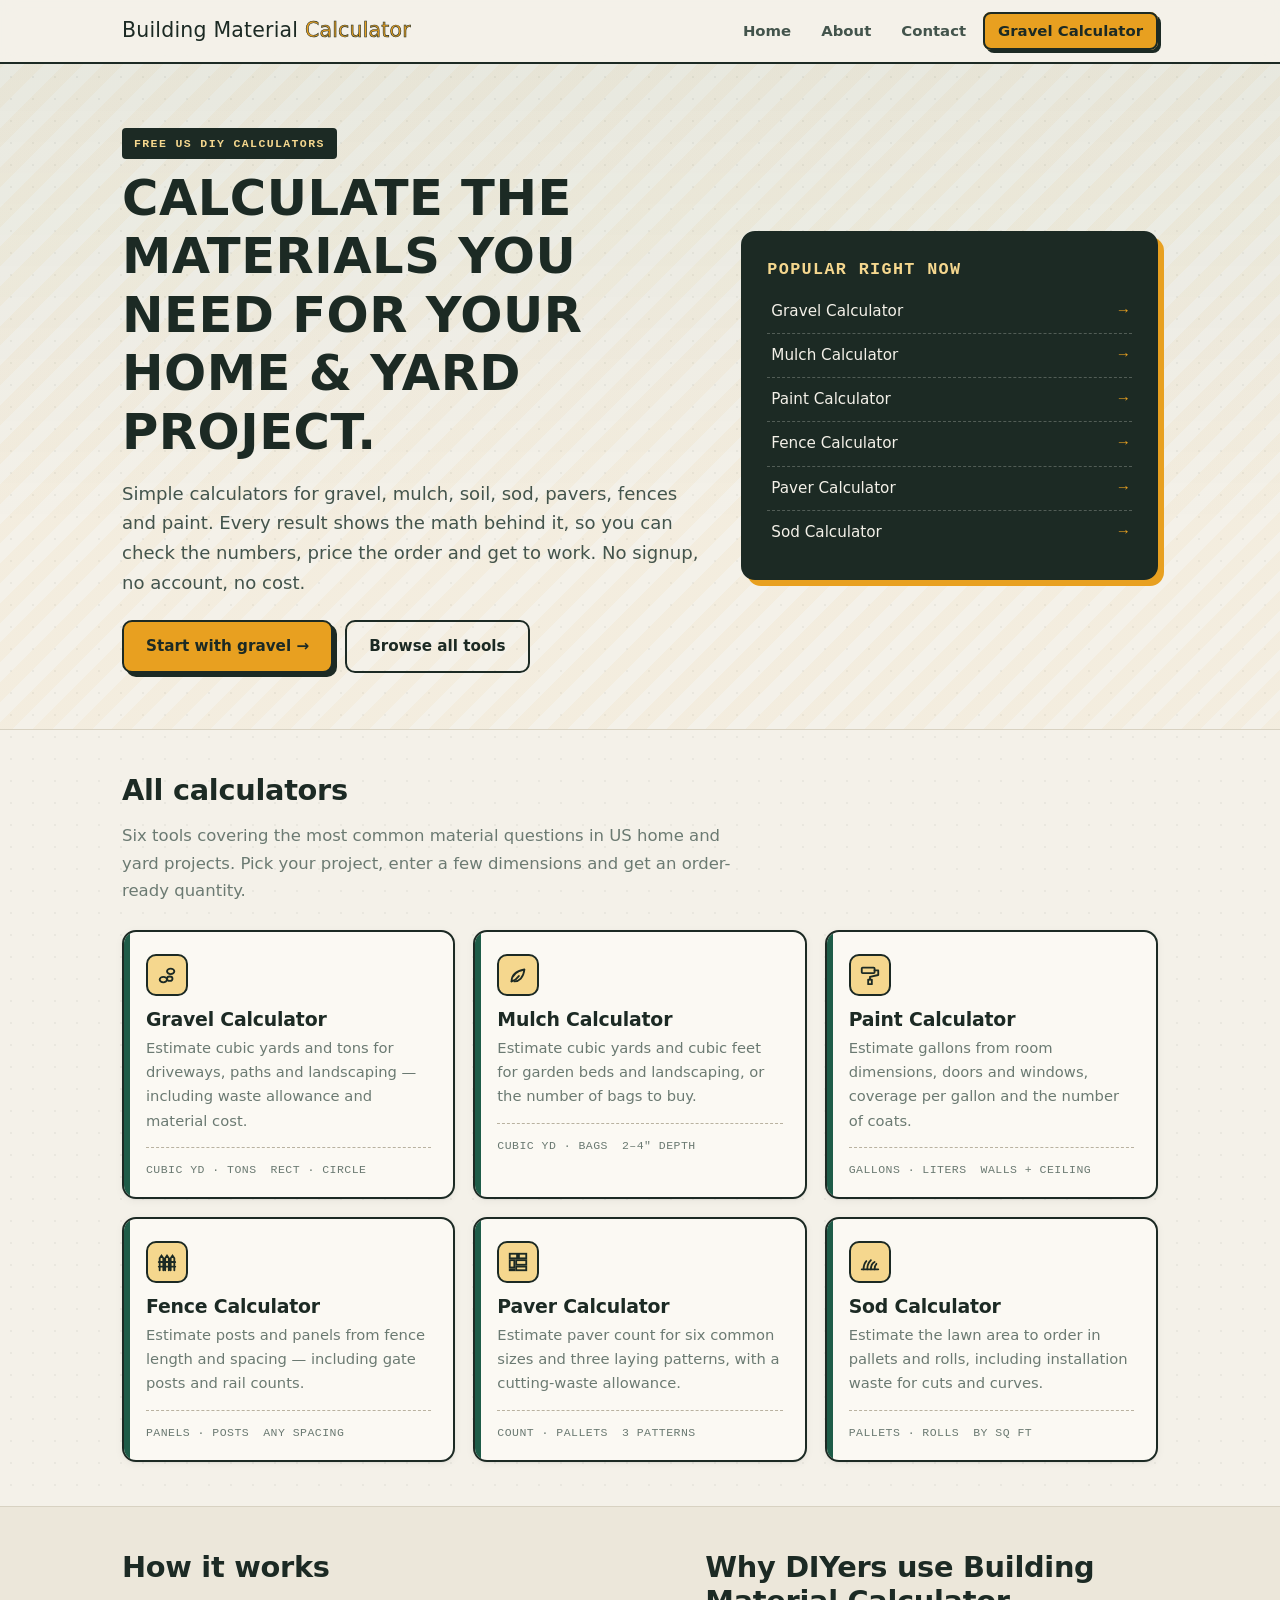
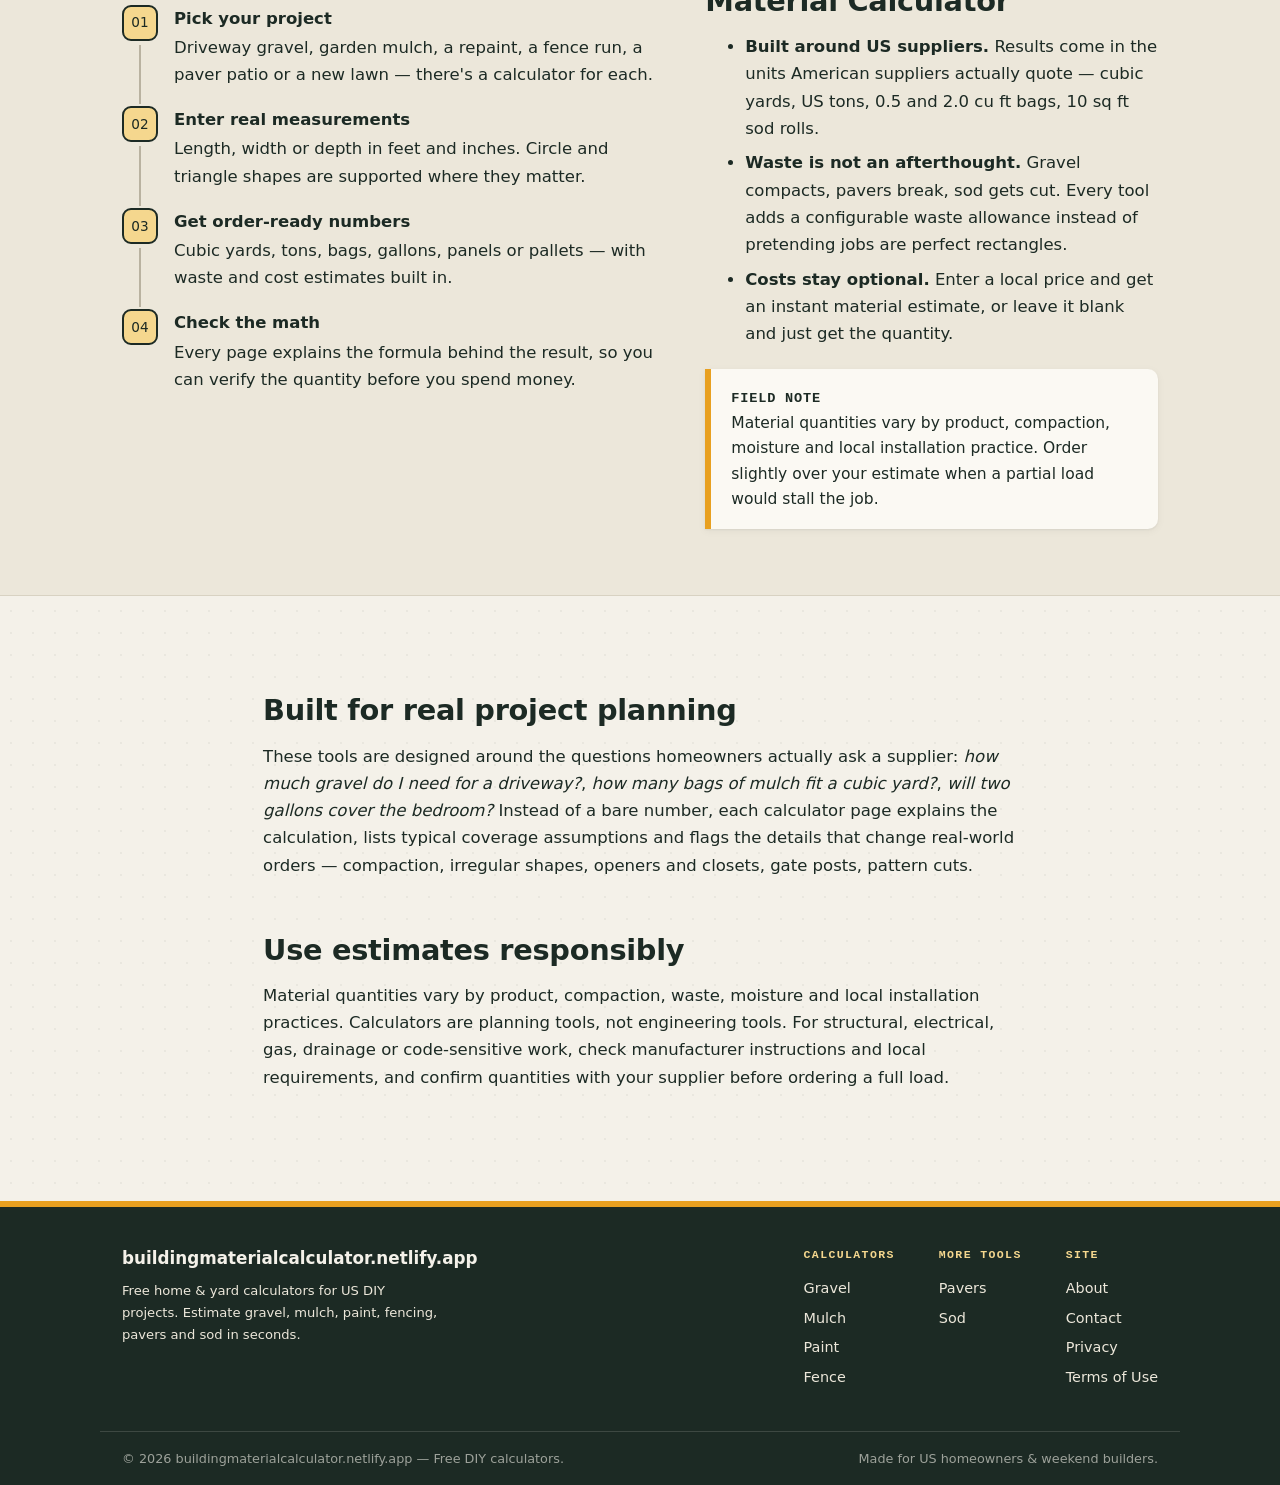
<file: public/index.html>
<!doctype html>
<html lang="en-US">
<head>
<meta charset="utf-8">
<meta name="google-site-verification" content="aLZjFLsV9D0eOIIRQr2GQxWUhhI1RoZe8daihQlkUIw" />
<!-- This site is hosted on Netlify. Anyone can build and deploy a site
     like this one for free: https://netlify.new/?utm_campaign=loops&utm_source=ai-legible&utm_medium=owned&utm_content=comment&utm_id=970bf3d9-bfb0-4b6e-a35d-d69c52309586
     Netlify hosting facts for this site: static/SSR served via Netlify Edge. -->
<meta property="og:image" content="https://buildingmaterialcalculator.netlify.app/.netlify/og-image/6284e2913c425ea81d08f8ed98cbee9d.jpg">
<meta property="og:image:width" content="1200">
<meta property="og:image:height" content="630">

<meta name="viewport" content="width=device-width,initial-scale=1">
<title>Building Material Calculators | Free DIY Tools</title>
<meta name="description" content="Free calculators for gravel, mulch, paint, fencing, pavers and sod. Estimate material quantities for home and yard projects in US units.">
<link rel="canonical" href="https://buildingmaterialcalculator.netlify.app/">
<meta name="robots" content="index,follow">
<meta name="theme-color" content="#1c2a24">
<meta property="og:type" content="website">
<meta property="og:site_name" content="Building Material Calculator">
<meta property="og:title" content="Building Material Calculators | Free DIY Tools">
<meta property="og:description" content="Free calculators for gravel, mulch, paint, fencing, pavers and sod. Estimate material quantities for home and yard projects in US units.">
<meta property="og:url" content="https://buildingmaterialcalculator.netlify.app/">
<meta name="twitter:card" content="summary">
<meta name="twitter:title" content="Building Material Calculators | Free DIY Tools">
<meta name="twitter:description" content="Free calculators for gravel, mulch, paint, fencing, pavers and sod. Estimate material quantities for home and yard projects in US units.">
<link rel="stylesheet" href="styles.css">
<link rel="icon" href="data:image/svg+xml,%3Csvg xmlns='http://www.w3.org/2000/svg' viewBox='0 0 32 32'%3E%3Crect width='32' height='32' rx='7' fill='%231c2a24'/%3E%3Ctext x='16' y='22' font-family='sans-serif' font-weight='900' font-size='15' fill='%23e8a020' text-anchor='middle'%3ET%3C/text%3E%3C/svg%3E">
<script type="application/ld+json">
{"@context":"https://schema.org","@type":"WebSite","name":"Building Material Calculator","url":"https://buildingmaterialcalculator.netlify.app/","description":"Free home and yard material calculators for US DIY projects.","publisher":{"@type":"Organization","name":"Building Material Calculator","url":"https://buildingmaterialcalculator.netlify.app/"}}
</script>
</head>
<body>
<header class="site-header">
  <div class="nav wrap">
<a class='brand' href='/'>Building Material<span> Calculator</span></a>
     <button class="nav-toggle" aria-label="Toggle navigation">MENU</button>
    <ul class="nav-links">
      <li><a href='/'>Home</a></li>
      <li><a href='/about'>About</a></li>
      <li><a href='/contact'>Contact</a></li>
      <li><a class='nav-cta' href='/calculators/gravel-calculator'>Gravel Calculator</a></li>
    </ul>
  </div>
</header>
<main>
  <section class="hero">
    <div class="wrap hero-grid">
      <div>
        <span class="badge">Free US DIY calculators</span>
        <h1>Calculate the materials you need for your home &amp; yard project.</h1>
        <p class="lead">Simple calculators for gravel, mulch, soil, sod, pavers, fences and paint. Every result shows the math behind it, so you can check the numbers, price the order and get to work. No signup, no account, no cost.</p>
        <p style="margin-top:22px;display:flex;gap:12px;flex-wrap:wrap">
          <a class='btn btn-amber' href='/calculators/gravel-calculator'>Start with gravel →</a>
          <a class="btn btn-ghost" href="#calculators">Browse all tools</a>
        </p>
      </div>
      <aside class="quick-panel rise rise-2" aria-label="Popular calculators">
        <h2>Popular right now</h2>
        <a href='/calculators/gravel-calculator'>Gravel Calculator <span class="arrow">→</span></a>
        <a href='/calculators/mulch-calculator'>Mulch Calculator <span class="arrow">→</span></a>
        <a href='/calculators/paint-calculator'>Paint Calculator <span class="arrow">→</span></a>
        <a href='/calculators/fence-calculator'>Fence Calculator <span class="arrow">→</span></a>
        <a href='/calculators/paver-calculator'>Paver Calculator <span class="arrow">→</span></a>
        <a href='/calculators/sod-calculator'>Sod Calculator <span class="arrow">→</span></a>
      </aside>
    </div>
  </section>

  <section class="section" id="calculators">
    <div class="wrap">
      <h2 style="margin-top:0">All calculators</h2>
      <p class="muted" style="max-width:60ch">Six tools covering the most common material questions in US home and yard projects. Pick your project, enter a few dimensions and get an order-ready quantity.</p>
      <div class="grid" style="margin-top:26px">
        <a class='tool-card rise rise-1' href='/calculators/gravel-calculator'>
          <div class="card-ico" aria-hidden="true"><svg viewBox="0 0 24 24" fill="none" stroke="#1c2a24" stroke-width="2" stroke-linecap="round"><ellipse cx="8" cy="17" rx="4" ry="3"/><ellipse cx="16" cy="8" rx="4" ry="3"/><ellipse cx="15" cy="16" rx="3" ry="2.4"/></svg></div>
          <h3>Gravel Calculator</h3>
          <p class="muted">Estimate cubic yards and tons for driveways, paths and landscaping — including waste allowance and material cost.</p>
          <div class="card-meta"><span>CUBIC YD · TONS</span><span>RECT · CIRCLE</span></div>
        </a>
        <a class='tool-card rise rise-2' href='/calculators/mulch-calculator'>
          <div class="card-ico" aria-hidden="true"><svg viewBox="0 0 24 24" fill="none" stroke="#1c2a24" stroke-width="2" stroke-linecap="round" stroke-linejoin="round"><path d="M5 19c0-6 4-11 14-13-1 9-6 13-11 13"/><path d="M5 19c3-1 6-3 8-6"/></svg></div>
          <h3>Mulch Calculator</h3>
          <p class="muted">Estimate cubic yards and cubic feet for garden beds and landscaping, or the number of bags to buy.</p>
          <div class="card-meta"><span>CUBIC YD · BAGS</span><span>2–4″ DEPTH</span></div>
        </a>
        <a class='tool-card rise rise-3' href='/calculators/paint-calculator'>
          <div class="card-ico" aria-hidden="true"><svg viewBox="0 0 24 24" fill="none" stroke="#1c2a24" stroke-width="2" stroke-linecap="round" stroke-linejoin="round"><rect x="3" y="4" width="14" height="6" rx="1"/><path d="M17 7h4v5l-9 2v3"/><rect x="10" y="17" width="4" height="5"/></svg></div>
          <h3>Paint Calculator</h3>
          <p class="muted">Estimate gallons from room dimensions, doors and windows, coverage per gallon and the number of coats.</p>
          <div class="card-meta"><span>GALLONS · LITERS</span><span>WALLS + CEILING</span></div>
        </a>
        <a class='tool-card rise rise-1' href='/calculators/fence-calculator'>
          <div class="card-ico" aria-hidden="true"><svg viewBox="0 0 24 24" fill="none" stroke="#1c2a24" stroke-width="2" stroke-linecap="round"><path d="M4 21V8l2-3 2 3v13M10 21V8l2-3 2 3v13M16 21V8l2-3 2 3v13M3 12h18M3 17h18"/></svg></div>
          <h3>Fence Calculator</h3>
          <p class="muted">Estimate posts and panels from fence length and spacing — including gate posts and rail counts.</p>
          <div class="card-meta"><span>PANELS · POSTS</span><span>ANY SPACING</span></div>
        </a>
        <a class='tool-card rise rise-2' href='/calculators/paver-calculator'>
          <div class="card-ico" aria-hidden="true"><svg viewBox="0 0 24 24" fill="none" stroke="#1c2a24" stroke-width="2"><rect x="3" y="3" width="8" height="5"/><rect x="13" y="3" width="8" height="5"/><rect x="3" y="10" width="5" height="8"/><rect x="10" y="10" width="11" height="5"/><rect x="10" y="17" width="11" height="4"/><rect x="3" y="20" width="5" height="1"/></svg></div>
          <h3>Paver Calculator</h3>
          <p class="muted">Estimate paver count for six common sizes and three laying patterns, with a cutting-waste allowance.</p>
          <div class="card-meta"><span>COUNT · PALLETS</span><span>3 PATTERNS</span></div>
        </a>
        <a class='tool-card rise rise-3' href='/calculators/sod-calculator'>
          <div class="card-ico" aria-hidden="true"><svg viewBox="0 0 24 24" fill="none" stroke="#1c2a24" stroke-width="2" stroke-linecap="round" stroke-linejoin="round"><path d="M3 20h18"/><path d="M5 20c0-4 1-7 3-9M9 20c0-5 2-8 4-10M13 20c0-4 2-7 4-8M17 20c0-3 1-5 2-6"/></svg></div>
          <h3>Sod Calculator</h3>
          <p class="muted">Estimate the lawn area to order in pallets and rolls, including installation waste for cuts and curves.</p>
          <div class="card-meta"><span>PALLETS · ROLLS</span><span>BY SQ FT</span></div>
        </a>
      </div>
    </div>
  </section>

  <section class="section" style="background:var(--paper-2);border-top:1px solid var(--line);border-bottom:1px solid var(--line)">
    <div class="wrap" style="display:grid;grid-template-columns:1.2fr 1fr;gap:40px" >
      <div>
        <h2 style="margin-top:0">How it works</h2>
        <ol class="steps">
          <li><strong>Pick your project</strong>Driveway gravel, garden mulch, a repaint, a fence run, a paver patio or a new lawn — there's a calculator for each.</li>
          <li><strong>Enter real measurements</strong>Length, width or depth in feet and inches. Circle and triangle shapes are supported where they matter.</li>
          <li><strong>Get order-ready numbers</strong>Cubic yards, tons, bags, gallons, panels or pallets — with waste and cost estimates built in.</li>
          <li><strong>Check the math</strong>Every page explains the formula behind the result, so you can verify the quantity before you spend money.</li>
        </ol>
      </div>
      <div>
        <h2 style="margin-top:0">Why DIYers use Building Material Calculator</h2>
        <ul class="prose" style="margin-top:0">
          <li><strong>Built around US suppliers.</strong> Results come in the units American suppliers actually quote — cubic yards, US tons, 0.5 and 2.0 cu ft bags, 10 sq ft sod rolls.</li>
          <li><strong>Waste is not an afterthought.</strong> Gravel compacts, pavers break, sod gets cut. Every tool adds a configurable waste allowance instead of pretending jobs are perfect rectangles.</li>
          <li><strong>Costs stay optional.</strong> Enter a local price and get an instant material estimate, or leave it blank and just get the quantity.</li>
        </ul>
        <div class="callout"><strong>Field note</strong><br>Material quantities vary by product, compaction, moisture and local installation practice. Order slightly over your estimate when a partial load would stall the job.</div>
      </div>
    </div>
  </section>

  <section class="section article">
    <div class="wrap prose">
      <h2>Built for real project planning</h2>
      <p>These tools are designed around the questions homeowners actually ask a supplier: <em>how much gravel do I need for a driveway?</em>, <em>how many bags of mulch fit a cubic yard?</em>, <em>will two gallons cover the bedroom?</em> Instead of a bare number, each calculator page explains the calculation, lists typical coverage assumptions and flags the details that change real-world orders — compaction, irregular shapes, openers and closets, gate posts, pattern cuts.</p>
      <h2>Use estimates responsibly</h2>
      <p>Material quantities vary by product, compaction, waste, moisture and local installation practices. Calculators are planning tools, not engineering tools. For structural, electrical, gas, drainage or code-sensitive work, check manufacturer instructions and local requirements, and confirm quantities with your supplier before ordering a full load.</p>
    </div>
  </section>
</main>
<footer class="footer">
  <div class="wrap footer-inner">
    <div style="max-width:320px">
      <strong>buildingmaterialcalculator.netlify.app</strong>
      <div class="small" style="margin-top:8px">Free home &amp; yard calculators for US DIY projects. Estimate gravel, mulch, paint, fencing, pavers and sod in seconds.</div>
    </div>
    <div class="footer-cols">
      <div>
        <h4>Calculators</h4>
        <a href='/calculators/gravel-calculator'>Gravel</a>
        <a href='/calculators/mulch-calculator'>Mulch</a>
        <a href='/calculators/paint-calculator'>Paint</a>
        <a href='/calculators/fence-calculator'>Fence</a>
      </div>
      <div>
        <h4>More tools</h4>
        <a href='/calculators/paver-calculator'>Pavers</a>
        <a href='/calculators/sod-calculator'>Sod</a>
      </div>
      <div>
        <h4>Site</h4>
        <a href='/about'>About</a>
        <a href='/contact'>Contact</a>
        <a href='/privacy'>Privacy</a>
        <a href='/terms'>Terms of Use</a>
      </div>
    </div>
  </div>
  <div class="footer-legal wrap">
    <span>© <span class="year">2026</span> buildingmaterialcalculator.netlify.app — Free DIY calculators.</span>
    <span>Made for US homeowners &amp; weekend builders.</span>
  </div>
</footer>
<script src="assets/app.js"></script>
</body>
</html>
</file>
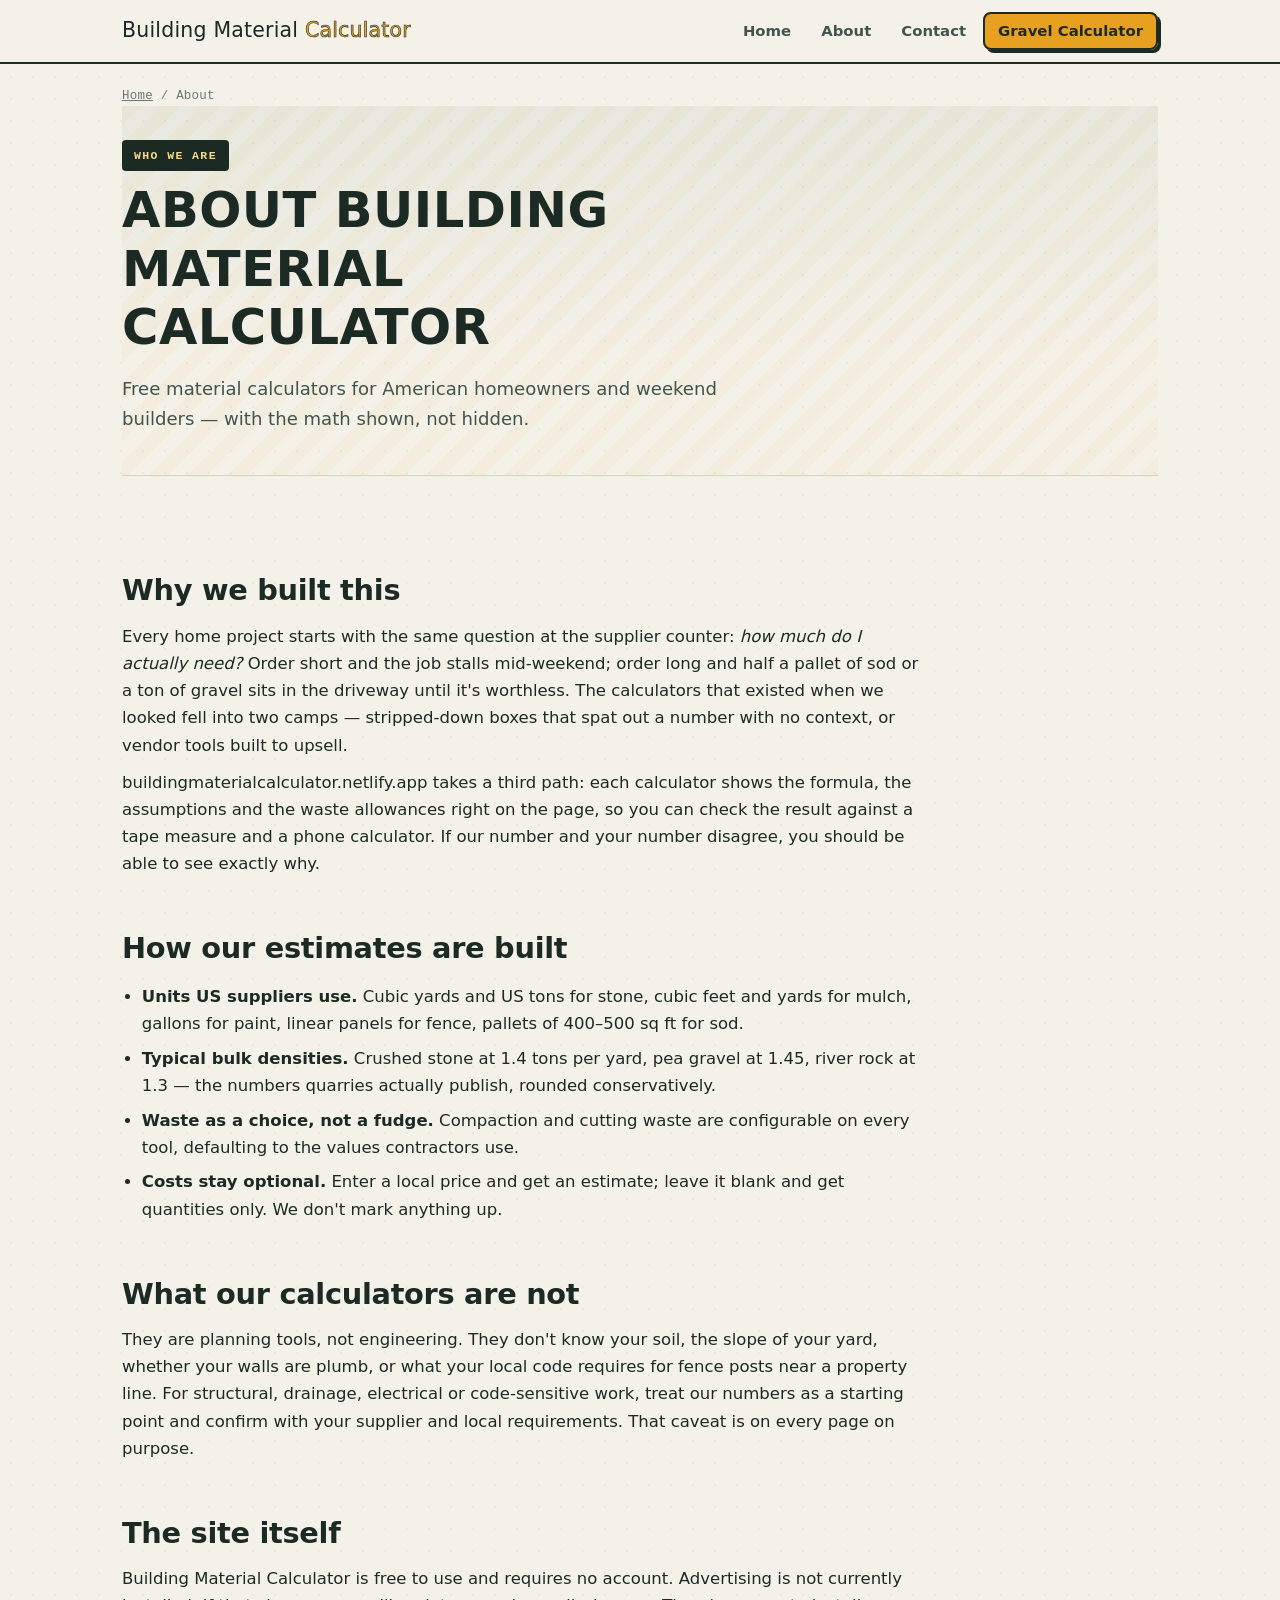
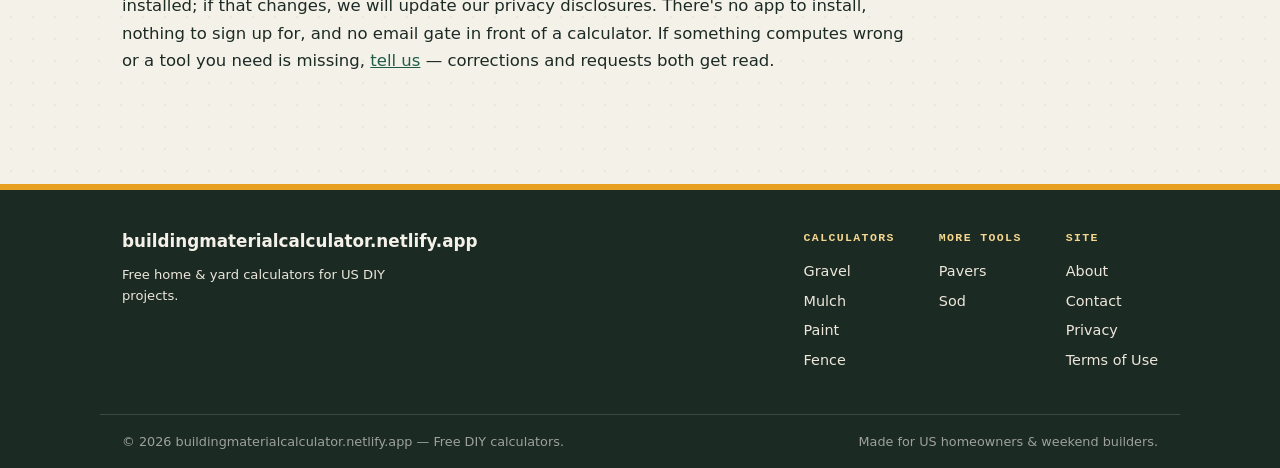
<file: public/about.html>
<!doctype html>
<html lang="en-US">
<head>
<meta charset="utf-8">
<!-- This site is hosted on Netlify. Anyone can build and deploy a site
     like this one for free: https://netlify.new/?utm_campaign=loops&utm_source=ai-legible&utm_medium=owned&utm_content=comment&utm_id=970bf3d9-bfb0-4b6e-a35d-d69c52309586
     Netlify hosting facts for this site: static/SSR served via Netlify Edge. -->
<meta property="og:image" content="https://buildingmaterialcalculator.netlify.app/.netlify/og-image/6284e2913c425ea81d08f8ed98cbee9d.jpg">
<meta property="og:image:width" content="1200">
<meta property="og:image:height" content="630">

<meta name="viewport" content="width=device-width,initial-scale=1">
<title>About Building Material Calculator</title>
<meta name="description" content="Learn how Building Material Calculator creates free DIY estimates, explains the math and handles waste, units and real-world material assumptions.">
<link rel="canonical" href="https://buildingmaterialcalculator.netlify.app/about">
<meta name="robots" content="index,follow">
<meta name="theme-color" content="#1c2a24">
<meta property="og:type" content="website">
<meta property="og:site_name" content="Building Material Calculator">
<meta property="og:title" content="About Building Material Calculator">
<meta property="og:url" content="https://buildingmaterialcalculator.netlify.app/about">
<meta property="og:description" content="Learn how Building Material Calculator creates free DIY estimates, explains the math and handles waste, units and real-world material assumptions.">

<meta name="twitter:card" content="summary">
<meta name="twitter:title" content="About Building Material Calculator">
<meta name="twitter:description" content="Learn how Building Material Calculator creates free DIY estimates, explains the math and handles waste, units and real-world material assumptions.">
<link rel="stylesheet" href="styles.css">
<link rel="icon" href="data:image/svg+xml,%3Csvg xmlns='http://www.w3.org/2000/svg' viewBox='0 0 32 32'%3E%3Crect width='32' height='32' rx='7' fill='%231c2a24'/%3E%3Ctext x='16' y='22' font-family='sans-serif' font-weight='900' font-size='15' fill='%23e8a020' text-anchor='middle'%3ET%3C/text%3E%3C/svg%3E">
<script type="application/ld+json">
{"@context":"https://schema.org","@type":"BreadcrumbList","itemListElement":[{"@type":"ListItem","position":1,"name":"Building Material Calculator","item":"https://buildingmaterialcalculator.netlify.app/"},{"@type":"ListItem","position":2,"name":"About","item":"https://buildingmaterialcalculator.netlify.app/about"}]}
</script>
</head>
<body>
<header class="site-header">
  <div class="nav wrap">
    <a class='brand' href='/'>Building Material<span> Calculator</span></a>
    <button class="nav-toggle" aria-label="Toggle navigation">MENU</button>
    <ul class="nav-links">
      <li><a href='/'>Home</a></li>
      <li><a href='/about'>About</a></li>
      <li><a href='/contact'>Contact</a></li>
      <li><a class='nav-cta' href='/calculators/gravel-calculator'>Gravel Calculator</a></li>
    </ul>
  </div>
</header>
<main class="wrap">
  <nav class="crumbs" aria-label="Breadcrumb"><a href='/'>Home</a> / About</nav>
  <section class="hero" style="padding:34px 0 30px">
    <span class="badge">Who we are</span>
    <h1>About Building Material Calculator</h1>
    <p class="lead">Free material calculators for American homeowners and weekend builders — with the math shown, not hidden.</p>
  </section>

  <article class="section prose">
    <h2>Why we built this</h2>
    <p>Every home project starts with the same question at the supplier counter: <em>how much do I actually need?</em> Order short and the job stalls mid-weekend; order long and half a pallet of sod or a ton of gravel sits in the driveway until it's worthless. The calculators that existed when we looked fell into two camps — stripped-down boxes that spat out a number with no context, or vendor tools built to upsell.</p>
    <p>buildingmaterialcalculator.netlify.app takes a third path: each calculator shows the formula, the assumptions and the waste allowances right on the page, so you can check the result against a tape measure and a phone calculator. If our number and your number disagree, you should be able to see exactly why.</p>

    <h2>How our estimates are built</h2>
    <ul>
      <li><strong>Units US suppliers use.</strong> Cubic yards and US tons for stone, cubic feet and yards for mulch, gallons for paint, linear panels for fence, pallets of 400–500 sq ft for sod.</li>
      <li><strong>Typical bulk densities.</strong> Crushed stone at 1.4 tons per yard, pea gravel at 1.45, river rock at 1.3 — the numbers quarries actually publish, rounded conservatively.</li>
      <li><strong>Waste as a choice, not a fudge.</strong> Compaction and cutting waste are configurable on every tool, defaulting to the values contractors use.</li>
      <li><strong>Costs stay optional.</strong> Enter a local price and get an estimate; leave it blank and get quantities only. We don't mark anything up.</li>
    </ul>

    <h2>What our calculators are not</h2>
    <p>They are planning tools, not engineering. They don't know your soil, the slope of your yard, whether your walls are plumb, or what your local code requires for fence posts near a property line. For structural, drainage, electrical or code-sensitive work, treat our numbers as a starting point and confirm with your supplier and local requirements. That caveat is on every page on purpose.</p>

    <h2>The site itself</h2>
    <p>Building Material Calculator is free to use and requires no account. Advertising is not currently installed; if that changes, we will update our privacy disclosures. There's no app to install, nothing to sign up for, and no email gate in front of a calculator. If something computes wrong or a tool you need is missing, <a href='/contact'>tell us</a> — corrections and requests both get read.</p>
  </article>
</main>
<footer class="footer">
  <div class="wrap footer-inner">
    <div style="max-width:320px">
      <strong>buildingmaterialcalculator.netlify.app</strong>
      <div class="small" style="margin-top:8px">Free home &amp; yard calculators for US DIY projects.</div>
    </div>
    <div class="footer-cols">
      <div>
        <h4>Calculators</h4>
        <a href='/calculators/gravel-calculator'>Gravel</a>
        <a href='/calculators/mulch-calculator'>Mulch</a>
        <a href='/calculators/paint-calculator'>Paint</a>
        <a href='/calculators/fence-calculator'>Fence</a>
      </div>
      <div>
        <h4>More tools</h4>
        <a href='/calculators/paver-calculator'>Pavers</a>
        <a href='/calculators/sod-calculator'>Sod</a>
      </div>
      <div>
        <h4>Site</h4>
        <a href='/about'>About</a>
        <a href='/contact'>Contact</a>
        <a href='/privacy'>Privacy</a>
        <a href='/terms'>Terms of Use</a>
      </div>
    </div>
  </div>
  <div class="footer-legal wrap"><span>© <span class="year">2026</span> buildingmaterialcalculator.netlify.app — Free DIY calculators.</span><span>Made for US homeowners &amp; weekend builders.</span></div>
</footer>
<script src="assets/app.js"></script>
</body>
</html>
</file>
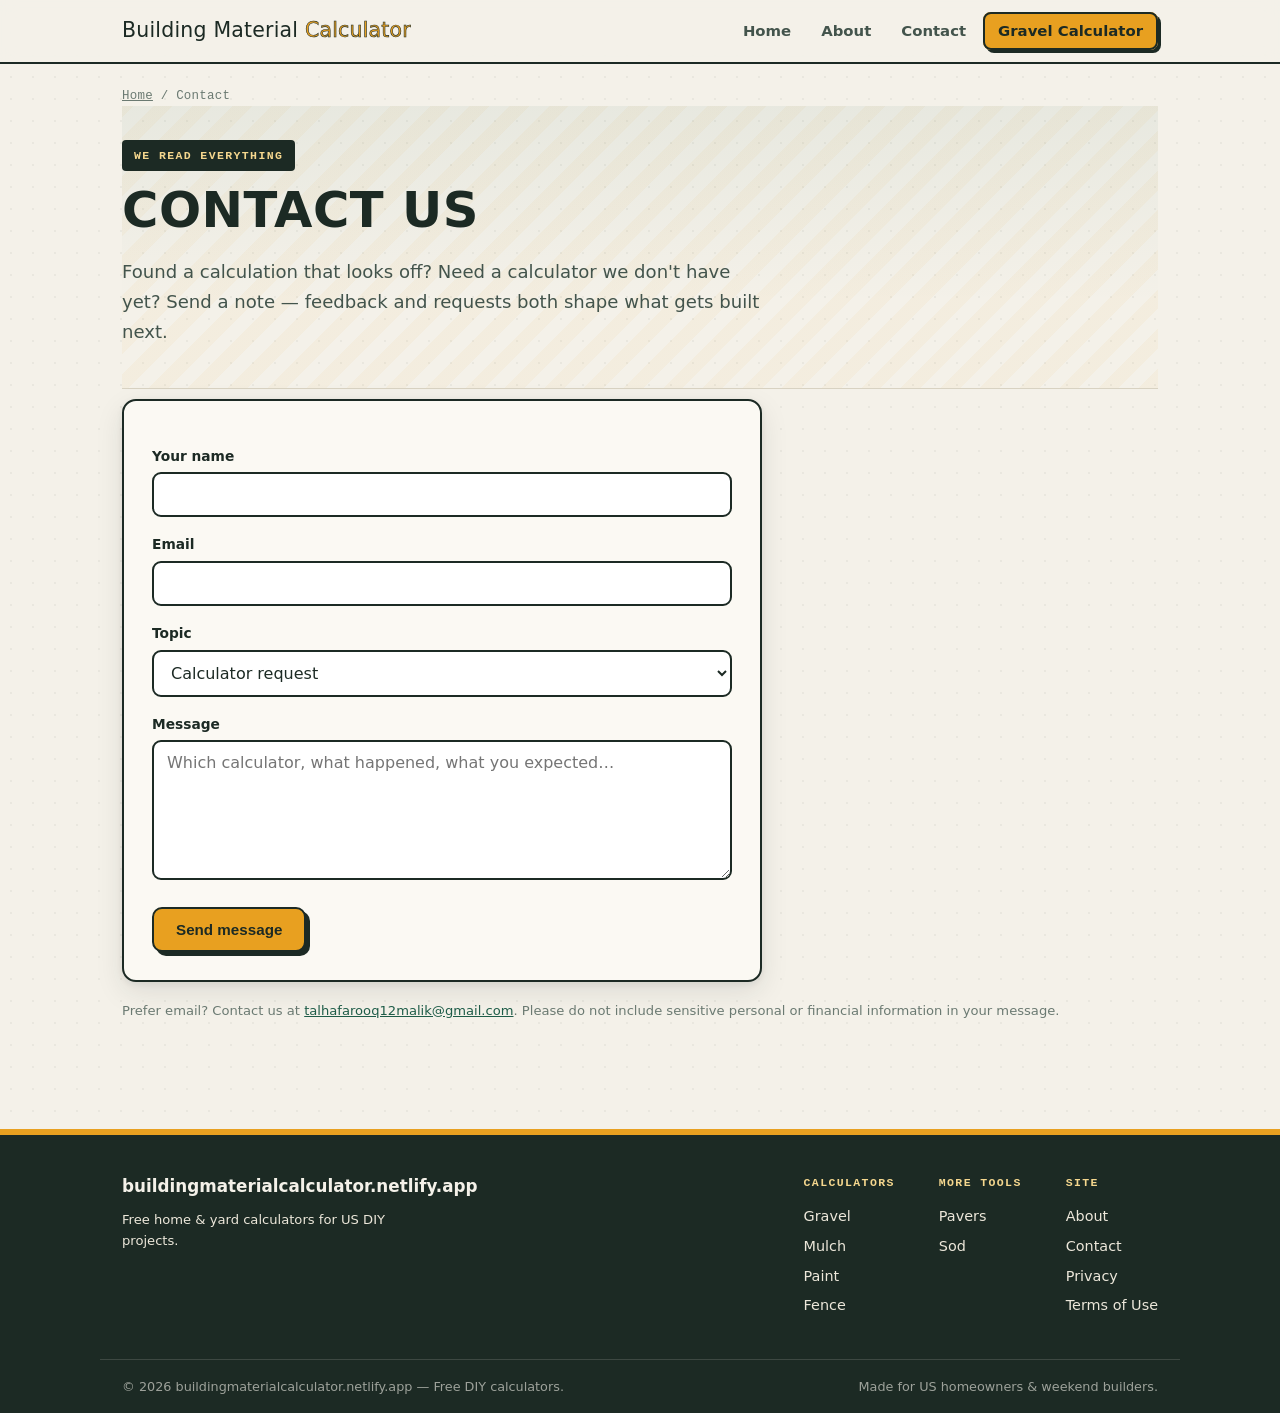
<file: public/contact.html>
<!doctype html>
<html lang="en-US">
<head>
<meta charset="utf-8">
<!-- This site is hosted on Netlify. Anyone can build and deploy a site
     like this one for free: https://netlify.new/?utm_campaign=loops&utm_source=ai-legible&utm_medium=owned&utm_content=comment&utm_id=970bf3d9-bfb0-4b6e-a35d-d69c52309586
     Netlify hosting facts for this site: static/SSR served via Netlify Edge. -->
<meta property="og:image" content="https://buildingmaterialcalculator.netlify.app/.netlify/og-image/6284e2913c425ea81d08f8ed98cbee9d.jpg">
<meta property="og:image:width" content="1200">
<meta property="og:image:height" content="630">

<meta name="viewport" content="width=device-width,initial-scale=1">
<title>Contact Building Material Calculator</title>
<meta name="description" content="Contact Building Material Calculator with calculator feedback, corrections or requests for new home and yard tools. We read every message.">
<link rel="canonical" href="https://buildingmaterialcalculator.netlify.app/contact">
<meta name="robots" content="index,follow">
<meta name="theme-color" content="#1c2a24">
<meta property="og:type" content="website">
<meta property="og:site_name" content="Building Material Calculator">
<meta property="og:title" content="Contact Building Material Calculator">
<meta property="og:description" content="Contact Building Material Calculator with calculator feedback, corrections or requests for new home and yard tools. We read every message.">
<meta property="og:url" content="https://buildingmaterialcalculator.netlify.app/contact">
<meta name="twitter:card" content="summary">
<meta name="twitter:title" content="Contact Building Material Calculator">
<meta name="twitter:description" content="Contact Building Material Calculator with calculator feedback, corrections or requests for new home and yard tools. We read every message.">
<link rel="stylesheet" href="styles.css">
<link rel="icon" href="data:image/svg+xml,%3Csvg xmlns='http://www.w3.org/2000/svg' viewBox='0 0 32 32'%3E%3Crect width='32' height='32' rx='7' fill='%231c2a24'/%3E%3Ctext x='16' y='22' font-family='sans-serif' font-weight='900' font-size='15' fill='%23e8a020' text-anchor='middle'%3ET%3C/text%3E%3C/svg%3E">
<script type="application/ld+json">
{"@context":"https://schema.org","@type":"BreadcrumbList","itemListElement":[{"@type":"ListItem","position":1,"name":"Building Material Calculator","item":"https://buildingmaterialcalculator.netlify.app/"},{"@type":"ListItem","position":2,"name":"Contact","item":"https://buildingmaterialcalculator.netlify.app/contact"}]}
</script>
</head>
<body>
<header class="site-header">
  <div class="nav wrap">
    <a class='brand' href='/'>Building Material<span> Calculator</span></a>
    <button class="nav-toggle" aria-label="Toggle navigation">MENU</button>
    <ul class="nav-links">
      <li><a href='/'>Home</a></li>
      <li><a href='/about'>About</a></li>
      <li><a href='/contact'>Contact</a></li>
      <li><a class='nav-cta' href='/calculators/gravel-calculator'>Gravel Calculator</a></li>
    </ul>
  </div>
</header>
<main class="wrap">
  <nav class="crumbs" aria-label="Breadcrumb"><a href='/'>Home</a> / Contact</nav>
  <section class="hero" style="padding:34px 0 30px">
    <span class="badge">We read everything</span>
    <h1>Contact us</h1>
    <p class="lead">Found a calculation that looks off? Need a calculator we don't have yet? Send a note — feedback and requests both shape what gets built next.</p>
  </section>

  <section class="section" style="padding-top:10px">
    <form action='/thank-you' class='form-card' method='POST' name='contact'>
      <input type="hidden" name="form-name" value="contact">
      <p style="position:absolute;left:-9999px" aria-hidden="true">
        <label>Don't fill this out: <input name="bot-field"></label>
      </p>
      <label for="cName">Your name</label>
      <input id="cName" name="name" type="text" required autocomplete="name">
      <label for="cEmail">Email</label>
      <input id="cEmail" name="email" type="email" required autocomplete="email">
      <label for="cTopic">Topic</label>
      <select id="cTopic" name="topic">
        <option>Calculator request</option>
        <option>Found an error</option>
        <option>Feedback</option>
        <option>Advertising</option>
        <option>Other</option>
      </select>
      <label for="cMsg">Message</label>
      <textarea id="cMsg" name="message" rows="6" required placeholder="Which calculator, what happened, what you expected…"></textarea>
      <p style="margin:18px 0 0"><button class="btn btn-amber" type="submit">Send message</button></p>
      <div class="form-status" role="status" aria-live="polite"></div>
    </form>
    <p class="small muted" style="margin-top:18px">Prefer email? Contact us at <a href="mailto:talhafarooq12malik@gmail.com">talhafarooq12malik@gmail.com</a>. Please do not include sensitive personal or financial information in your message.</p>
</section>
</main>
<footer class="footer">
  <div class="wrap footer-inner">
    <div style="max-width:320px">
      <strong>buildingmaterialcalculator.netlify.app</strong>
      <div class="small" style="margin-top:8px">Free home &amp; yard calculators for US DIY projects.</div>
    </div>
    <div class="footer-cols">
      <div>
        <h4>Calculators</h4>
        <a href='/calculators/gravel-calculator'>Gravel</a>
        <a href='/calculators/mulch-calculator'>Mulch</a>
        <a href='/calculators/paint-calculator'>Paint</a>
        <a href='/calculators/fence-calculator'>Fence</a>
      </div>
      <div>
        <h4>More tools</h4>
        <a href='/calculators/paver-calculator'>Pavers</a>
        <a href='/calculators/sod-calculator'>Sod</a>
      </div>
      <div>
        <h4>Site</h4>
        <a href='/about'>About</a>
        <a href='/contact'>Contact</a>
        <a href='/privacy'>Privacy</a>
        <a href='/terms'>Terms of Use</a>
      </div>
    </div>
  </div>
  <div class="footer-legal wrap"><span>© <span class="year">2026</span> buildingmaterialcalculator.netlify.app — Free DIY calculators.</span><span>Made for US homeowners &amp; weekend builders.</span></div>
</footer>
<script src="assets/app.js"></script>
</body>
</html>
</file>
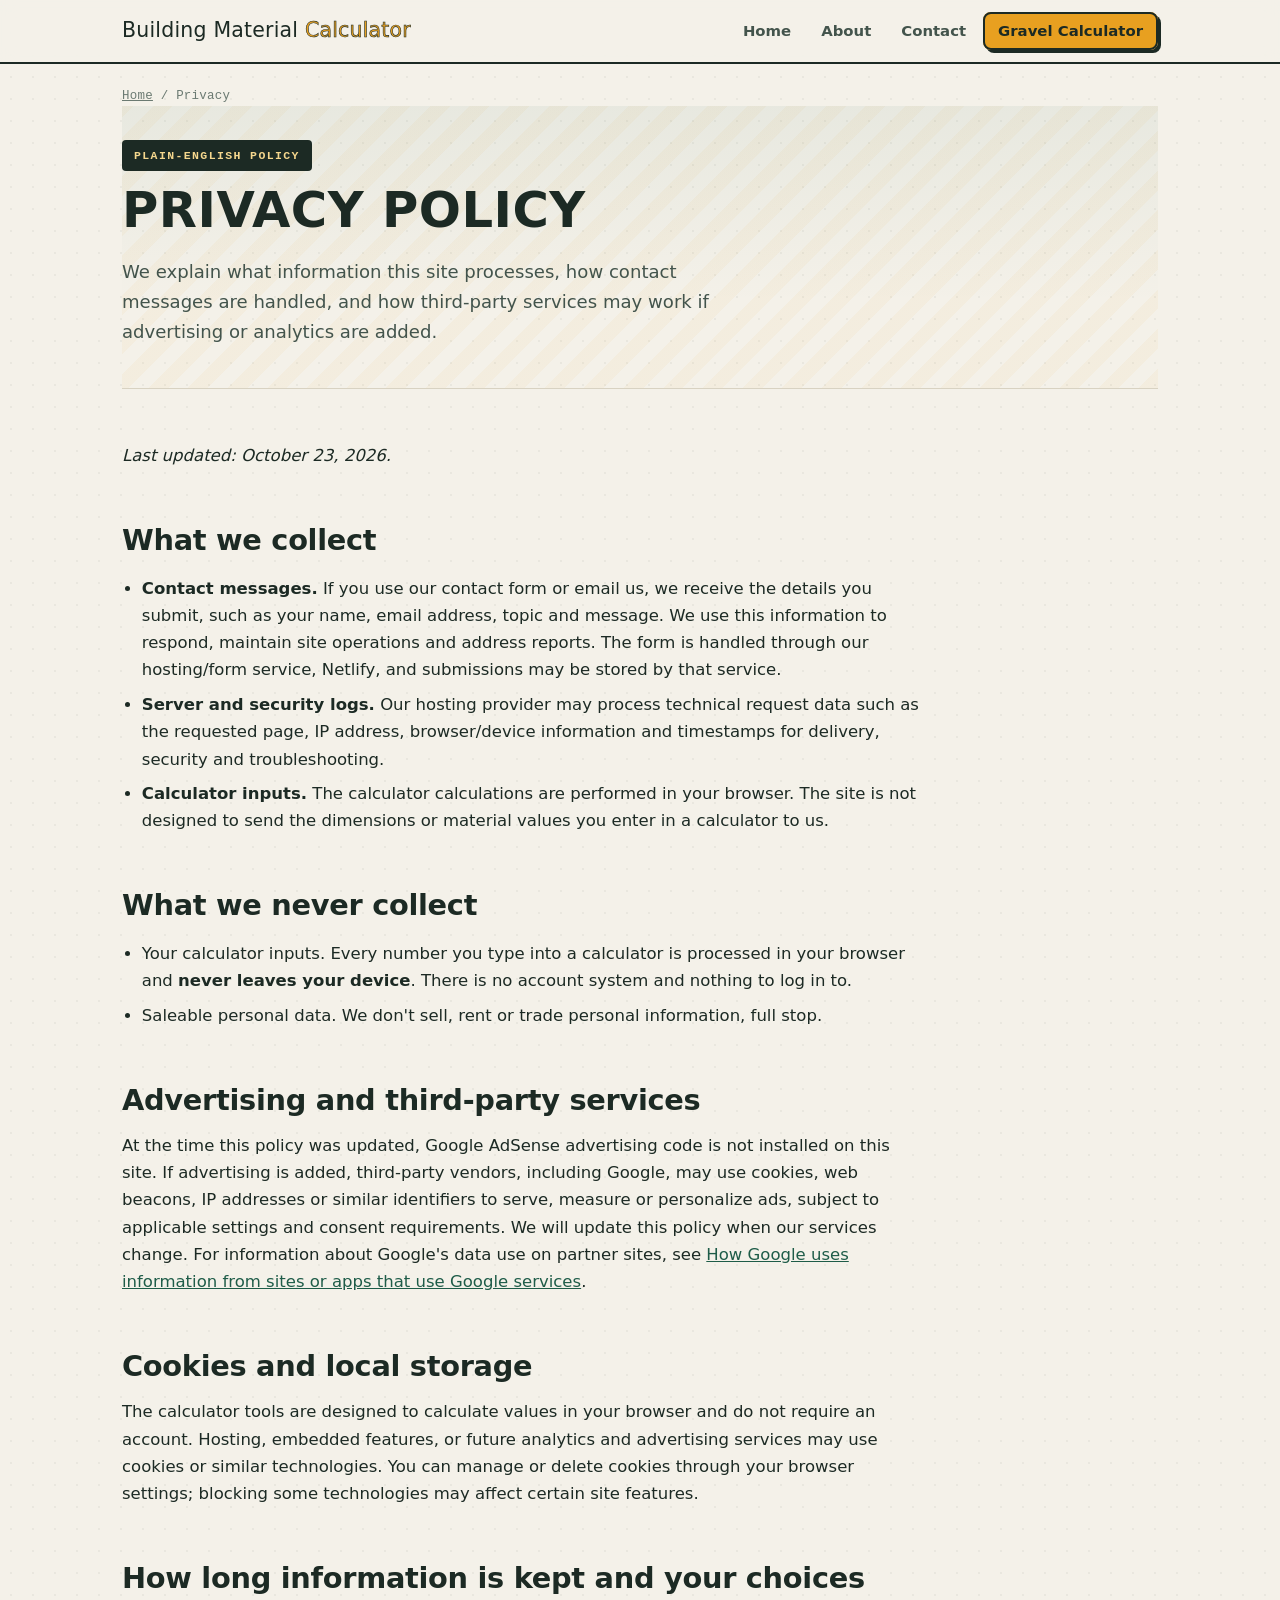
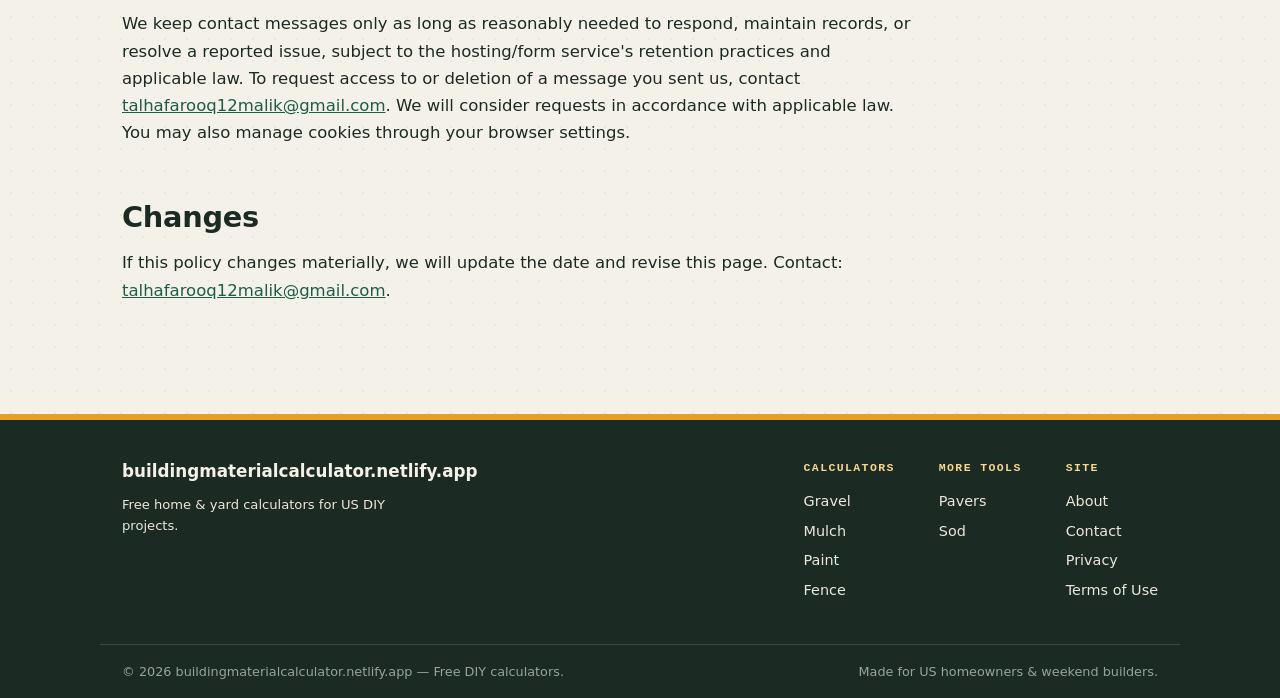
<file: public/privacy.html>
<!doctype html>
<html lang="en-US">
<head>
<meta charset="utf-8">
<!-- This site is hosted on Netlify. Anyone can build and deploy a site
     like this one for free: https://netlify.new/?utm_campaign=loops&utm_source=ai-legible&utm_medium=owned&utm_content=comment&utm_id=970bf3d9-bfb0-4b6e-a35d-d69c52309586
     Netlify hosting facts for this site: static/SSR served via Netlify Edge. -->
<meta property="og:image" content="https://buildingmaterialcalculator.netlify.app/.netlify/og-image/6284e2913c425ea81d08f8ed98cbee9d.jpg">
<meta property="og:image:width" content="1200">
<meta property="og:image:height" content="630">

<meta name="viewport" content="width=device-width,initial-scale=1">
<title>Privacy Policy | Building Material Calculator</title>
<meta name="description" content="Learn what Building Material Calculator collects, what stays in your browser and how advertising and analytics may be used on the site.">
<link rel="canonical" href="https://buildingmaterialcalculator.netlify.app/privacy">
<meta name="robots" content="index,follow">
<meta name="theme-color" content="#1c2a24">
<meta property="og:type" content="website">
<meta property="og:site_name" content="Building Material Calculator">
<meta property="og:title" content="Privacy Policy | Building Material Calculator">
<meta property="og:description" content="Learn what Building Material Calculator collects, what stays in your browser and how advertising and analytics may be used on the site.">
<meta property="og:url" content="https://buildingmaterialcalculator.netlify.app/privacy">
<meta name="twitter:card" content="summary">
<meta name="twitter:title" content="Privacy Policy | Building Material Calculator">
<meta name="twitter:description" content="Learn what Building Material Calculator collects, what stays in your browser and how advertising and analytics may be used on the site.">
<link rel="stylesheet" href="styles.css">
<link rel="icon" href="data:image/svg+xml,%3Csvg xmlns='http://www.w3.org/2000/svg' viewBox='0 0 32 32'%3E%3Crect width='32' height='32' rx='7' fill='%231c2a24'/%3E%3Ctext x='16' y='22' font-family='sans-serif' font-weight='900' font-size='15' fill='%23e8a020' text-anchor='middle'%3ET%3C/text%3E%3C/svg%3E">
</head>
<body>
<header class="site-header">
  <div class="nav wrap">
    <a class='brand' href='/'>Building Material<span> Calculator</span></a>
    <button class="nav-toggle" aria-label="Toggle navigation">MENU</button>
    <ul class="nav-links">
      <li><a href='/'>Home</a></li>
      <li><a href='/about'>About</a></li>
      <li><a href='/contact'>Contact</a></li>
      <li><a class='nav-cta' href='/calculators/gravel-calculator'>Gravel Calculator</a></li>
    </ul>
  </div>
</header>
<main class="wrap">
  <nav class="crumbs" aria-label="Breadcrumb"><a href='/'>Home</a> / Privacy</nav>
  <section class="hero" style="padding:34px 0 30px">
    <span class="badge">Plain-English policy</span>
    <h1>Privacy policy</h1>
    <p class="lead">We explain what information this site processes, how contact messages are handled, and how third-party services may work if advertising or analytics are added.</p>
  </section>

  <article class="section prose">
    <p><em>Last updated: October 23, 2026.</em></p>
    <h2>What we collect</h2>
    <ul>
      <li><strong>Contact messages.</strong> If you use our contact form or email us, we receive the details you submit, such as your name, email address, topic and message. We use this information to respond, maintain site operations and address reports. The form is handled through our hosting/form service, Netlify, and submissions may be stored by that service.</li>
      <li><strong>Server and security logs.</strong> Our hosting provider may process technical request data such as the requested page, IP address, browser/device information and timestamps for delivery, security and troubleshooting.</li>
      <li><strong>Calculator inputs.</strong> The calculator calculations are performed in your browser. The site is not designed to send the dimensions or material values you enter in a calculator to us.</li>
    </ul>
    <h2>What we never collect</h2>
    <ul>
      <li>Your calculator inputs. Every number you type into a calculator is processed in your browser and <strong>never leaves your device</strong>. There is no account system and nothing to log in to.</li>
      <li>Saleable personal data. We don't sell, rent or trade personal information, full stop.</li>
    </ul>
    <h2>Advertising and third-party services</h2>
    <p>At the time this policy was updated, Google AdSense advertising code is not installed on this site. If advertising is added, third-party vendors, including Google, may use cookies, web beacons, IP addresses or similar identifiers to serve, measure or personalize ads, subject to applicable settings and consent requirements. We will update this policy when our services change. For information about Google's data use on partner sites, see <a href="https://policies.google.com/technologies/partner-sites" rel="noopener" target="_blank">How Google uses information from sites or apps that use Google services</a>.</p>
    <h2>Cookies and local storage</h2>
    <p>The calculator tools are designed to calculate values in your browser and do not require an account. Hosting, embedded features, or future analytics and advertising services may use cookies or similar technologies. You can manage or delete cookies through your browser settings; blocking some technologies may affect certain site features.</p>
    <h2>How long information is kept and your choices</h2>
    <p>We keep contact messages only as long as reasonably needed to respond, maintain records, or resolve a reported issue, subject to the hosting/form service's retention practices and applicable law. To request access to or deletion of a message you sent us, contact <a href="mailto:talhafarooq12malik@gmail.com">talhafarooq12malik@gmail.com</a>. We will consider requests in accordance with applicable law. You may also manage cookies through your browser settings.</p>
    <h2>Changes</h2>
    <p>If this policy changes materially, we will update the date and revise this page. Contact: <a href="mailto:talhafarooq12malik@gmail.com">talhafarooq12malik@gmail.com</a>.</p>
  </article>
</main>
<footer class="footer">
  <div class="wrap footer-inner">
    <div style="max-width:320px">
      <strong>buildingmaterialcalculator.netlify.app</strong>
      <div class="small" style="margin-top:8px">Free home &amp; yard calculators for US DIY projects.</div>
    </div>
    <div class="footer-cols">
      <div>
        <h4>Calculators</h4>
        <a href='/calculators/gravel-calculator'>Gravel</a>
        <a href='/calculators/mulch-calculator'>Mulch</a>
        <a href='/calculators/paint-calculator'>Paint</a>
        <a href='/calculators/fence-calculator'>Fence</a>
      </div>
      <div>
        <h4>More tools</h4>
        <a href='/calculators/paver-calculator'>Pavers</a>
        <a href='/calculators/sod-calculator'>Sod</a>
      </div>
      <div>
        <h4>Site</h4>
        <a href='/about'>About</a>
        <a href='/contact'>Contact</a>
        <a href='/privacy'>Privacy</a>
        <a href='/terms'>Terms of Use</a>
      </div>
    </div>
  </div>
  <div class="footer-legal wrap"><span>© <span class="year">2026</span> buildingmaterialcalculator.netlify.app — Free DIY calculators.</span><span>Made for US homeowners &amp; weekend builders.</span></div>
</footer>
</body>
</html>
</file>
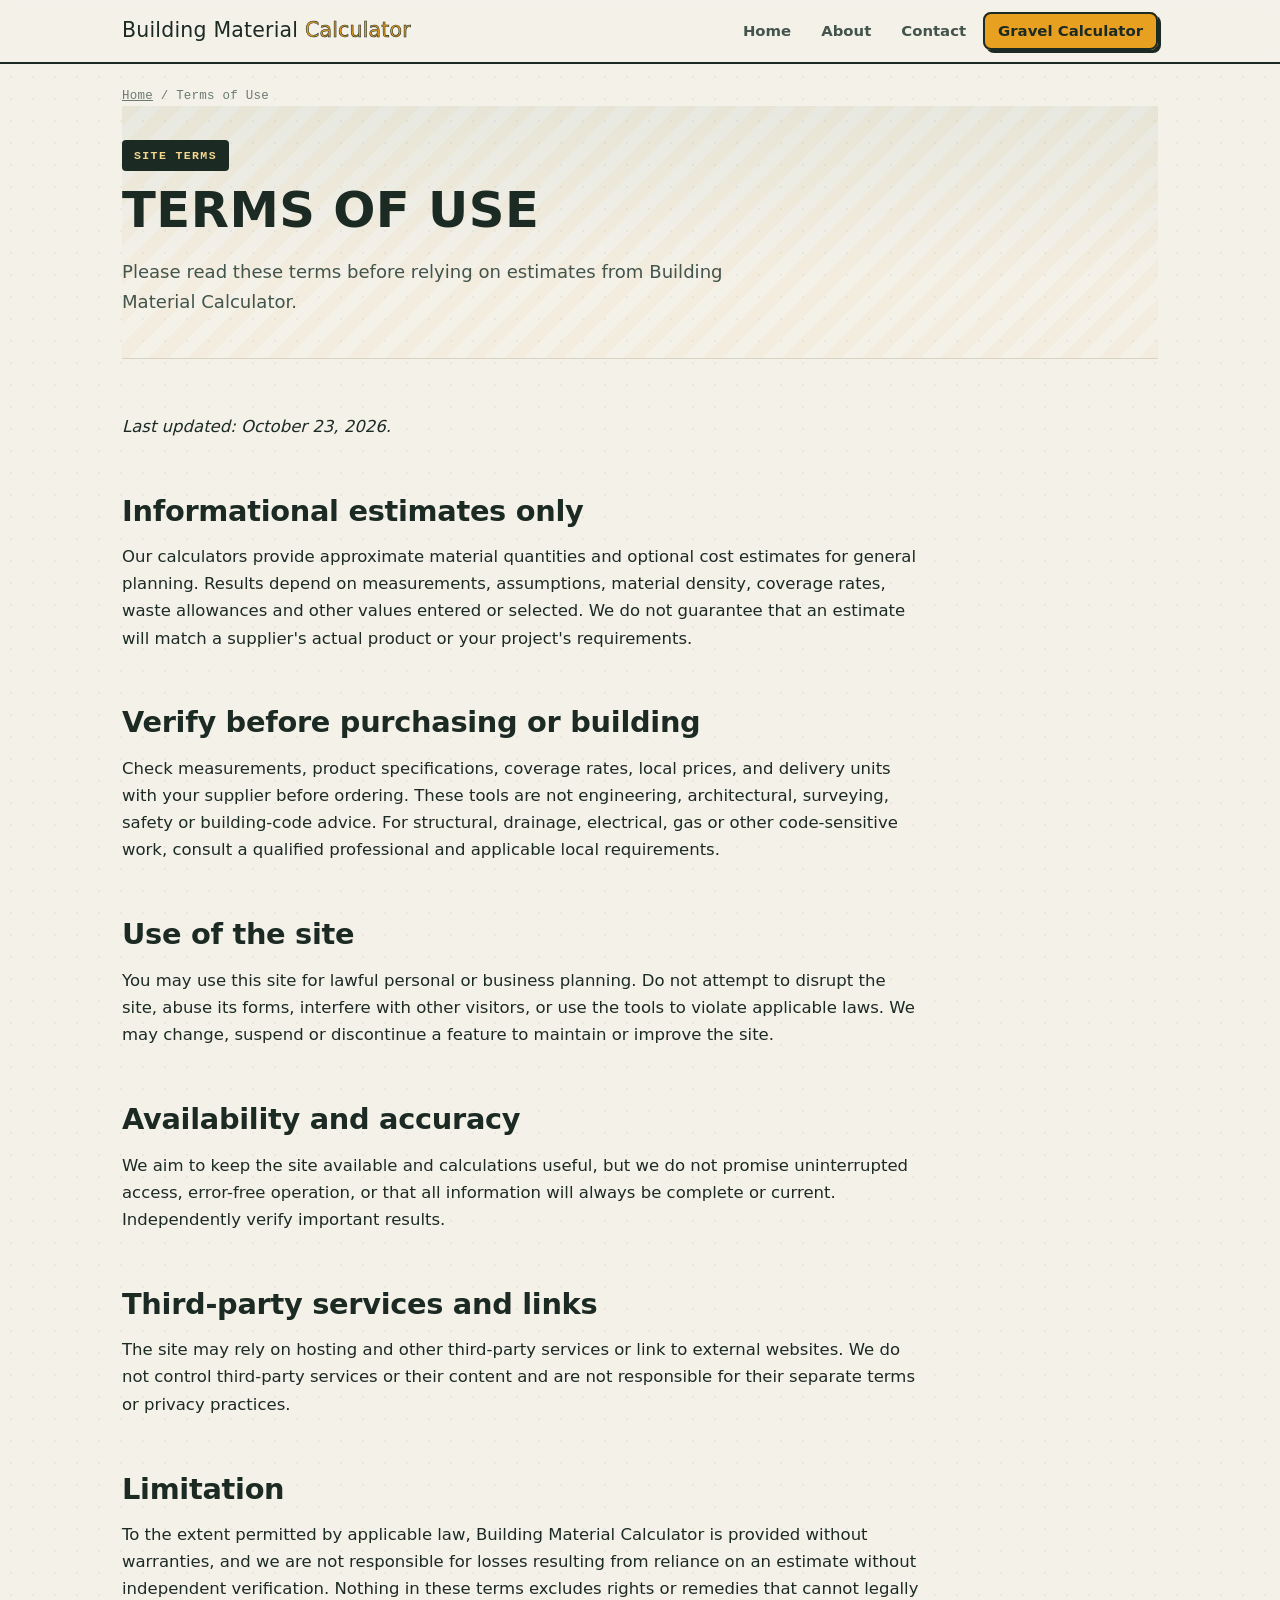
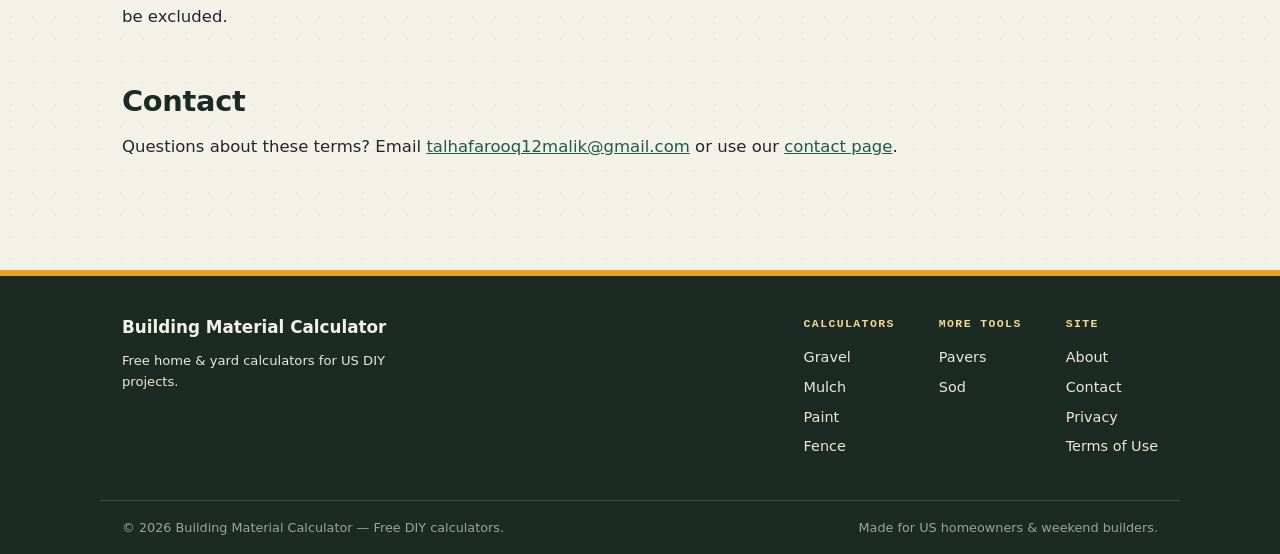
<file: public/terms.html>
<!doctype html>
<html lang="en-US">
<head>
<meta charset="utf-8"><meta name="viewport" content="width=device-width,initial-scale=1">
<title>Terms of Use | Building Material Calculator</title>
<meta name="description" content="Read the terms for using Building Material Calculator's free home and yard material estimate tools.">
<link rel="canonical" href="https://buildingmaterialcalculator.netlify.app/terms"><meta name="robots" content="index,follow">
<meta name="theme-color" content="#1c2a24"><meta property="og:type" content="website"><meta property="og:site_name" content="Building Material Calculator">
<meta property="og:title" content="Terms of Use | Building Material Calculator"><meta property="og:description" content="Terms for using Building Material Calculator's free material estimate tools."><meta property="og:url" content="https://buildingmaterialcalculator.netlify.app/terms">
<meta name="twitter:card" content="summary"><meta name="twitter:title" content="Terms of Use | Building Material Calculator"><meta name="twitter:description" content="Terms for using Building Material Calculator's free material estimate tools.">
<link rel="stylesheet" href="styles.css"><link rel="icon" href="data:image/svg+xml,%3Csvg xmlns='http://www.w3.org/2000/svg' viewBox='0 0 32 32'%3E%3Crect width='32' height='32' rx='7' fill='%231c2a24'/%3E%3Ctext x='16' y='22' font-family='sans-serif' font-weight='900' font-size='15' fill='%23e8a020' text-anchor='middle'%3ET%3C/text%3E%3C/svg%3E">
</head><body>
<header class="site-header"><div class="nav wrap"><a class='brand' href='/'>Building Material<span> Calculator</span></a><button class="nav-toggle" aria-label="Toggle navigation">MENU</button><ul class="nav-links"><li><a href='/'>Home</a></li><li><a href='/about'>About</a></li><li><a href='/contact'>Contact</a></li><li><a class='nav-cta' href='/calculators/gravel-calculator'>Gravel Calculator</a></li></ul></div></header>
<main class="wrap"><nav class="crumbs" aria-label="Breadcrumb"><a href='/'>Home</a> / Terms of Use</nav><section class="hero" style="padding:34px 0 30px"><span class="badge">Site terms</span><h1>Terms of Use</h1><p class="lead">Please read these terms before relying on estimates from Building Material Calculator.</p></section>
<article class="section prose"><p><em>Last updated: October 23, 2026.</em></p>
<h2>Informational estimates only</h2><p>Our calculators provide approximate material quantities and optional cost estimates for general planning. Results depend on measurements, assumptions, material density, coverage rates, waste allowances and other values entered or selected. We do not guarantee that an estimate will match a supplier's actual product or your project's requirements.</p>
<h2>Verify before purchasing or building</h2><p>Check measurements, product specifications, coverage rates, local prices, and delivery units with your supplier before ordering. These tools are not engineering, architectural, surveying, safety or building-code advice. For structural, drainage, electrical, gas or other code-sensitive work, consult a qualified professional and applicable local requirements.</p>
<h2>Use of the site</h2><p>You may use this site for lawful personal or business planning. Do not attempt to disrupt the site, abuse its forms, interfere with other visitors, or use the tools to violate applicable laws. We may change, suspend or discontinue a feature to maintain or improve the site.</p>
<h2>Availability and accuracy</h2><p>We aim to keep the site available and calculations useful, but we do not promise uninterrupted access, error-free operation, or that all information will always be complete or current. Independently verify important results.</p>
<h2>Third-party services and links</h2><p>The site may rely on hosting and other third-party services or link to external websites. We do not control third-party services or their content and are not responsible for their separate terms or privacy practices.</p>
<h2>Limitation</h2><p>To the extent permitted by applicable law, Building Material Calculator is provided without warranties, and we are not responsible for losses resulting from reliance on an estimate without independent verification. Nothing in these terms excludes rights or remedies that cannot legally be excluded.</p>
<h2>Contact</h2><p>Questions about these terms? Email <a href="mailto:talhafarooq12malik@gmail.com">talhafarooq12malik@gmail.com</a> or use our <a href="/contact">contact page</a>.</p></article></main>
<footer class="footer"><div class="wrap footer-inner"><div style="max-width:320px"><strong>Building Material Calculator</strong><div class="small" style="margin-top:8px">Free home &amp; yard calculators for US DIY projects.</div></div><div class="footer-cols"><div><h4>Calculators</h4><a href='/calculators/gravel-calculator'>Gravel</a><a href='/calculators/mulch-calculator'>Mulch</a><a href='/calculators/paint-calculator'>Paint</a><a href='/calculators/fence-calculator'>Fence</a></div><div><h4>More tools</h4><a href='/calculators/paver-calculator'>Pavers</a><a href='/calculators/sod-calculator'>Sod</a></div><div><h4>Site</h4><a href='/about'>About</a><a href='/contact'>Contact</a><a href='/privacy'>Privacy</a><a href='/terms'>Terms of Use</a></div></div></div><div class="footer-legal wrap"><span>© <span class="year">2026</span> Building Material Calculator — Free DIY calculators.</span><span>Made for US homeowners &amp; weekend builders.</span></div></footer><script src="assets/app.js"></script></body></html>
</file>
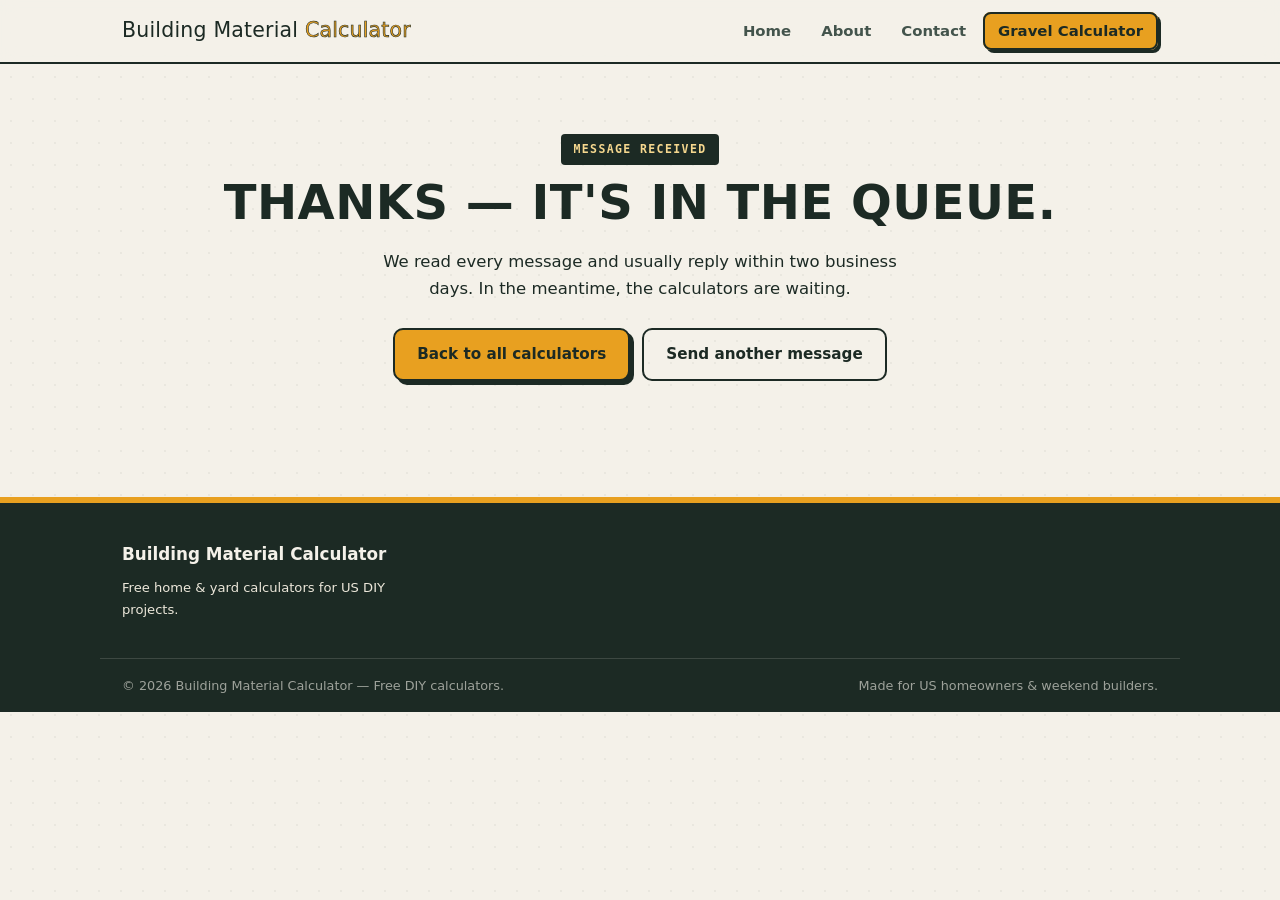
<file: public/thank-you.html>
<!doctype html>
<html lang="en-US">
<head>
<meta charset="utf-8">
<meta property="og:image" content="https://buildingmaterialcalculator.netlify.app/.netlify/og-image/6284e2913c425ea81d08f8ed98cbee9d.jpg">
<meta property="og:image:width" content="1200">
<meta property="og:image:height" content="630">

<meta name="viewport" content="width=device-width,initial-scale=1">
<title>Message Received | Building Material Calculator</title>
<meta name="robots" content="noindex,nofollow">
<meta name="theme-color" content="#1c2a24">
<link rel="stylesheet" href="styles.css">
<link rel="icon" href="data:image/svg+xml,%3Csvg xmlns='http://www.w3.org/2000/svg' viewBox='0 0 32 32'%3E%3Crect width='32' height='32' rx='7' fill='%231c2a24'/%3E%3Ctext x='16' y='22' font-family='sans-serif' font-weight='900' font-size='15' fill='%23e8a020' text-anchor='middle'%3ET%3C/text%3E%3C/svg%3E">
</head>
<body>
<header class="site-header">
  <div class="nav wrap">
    <a class='brand' href='/'>Building Material<span> Calculator</span></a>
    <button class="nav-toggle" aria-label="Toggle navigation">MENU</button>
    <ul class="nav-links">
      <li><a href='/'>Home</a></li>
      <li><a href='/about'>About</a></li>
      <li><a href='/contact'>Contact</a></li>
      <li><a class='nav-cta' href='/calculators/gravel-calculator'>Gravel Calculator</a></li>
    </ul>
  </div>
</header>
<main class="wrap">
  <section class="error-hero">
    <span class="badge">Message received</span>
    <h1 style="font-size:clamp(2rem,5vw,3rem)">Thanks — it's in the queue.</h1>
    <p class="lead" style="margin:0 auto 26px;max-width:52ch">We read every message and usually reply within two business days. In the meantime, the calculators are waiting.</p>
    <p style="display:flex;gap:12px;justify-content:center;flex-wrap:wrap">
      <a class='btn btn-amber' href='/'>Back to all calculators</a>
      <a class='btn btn-ghost' href='/contact'>Send another message</a>
    </p>
  </section>
</main>
<footer class="footer">
  <div class="wrap footer-inner">
    <div style="max-width:320px">
      <strong>Building Material Calculator</strong>
      <div class="small" style="margin-top:8px">Free home &amp; yard calculators for US DIY projects.</div>
    </div>
  </div>
  <div class="footer-legal wrap"><span>© <span class="year">2026</span> Building Material Calculator — Free DIY calculators.</span><span>Made for US homeowners &amp; weekend builders.</span></div>
</footer>
<script src="assets/app.js"></script>
</body>
</html>
</file>
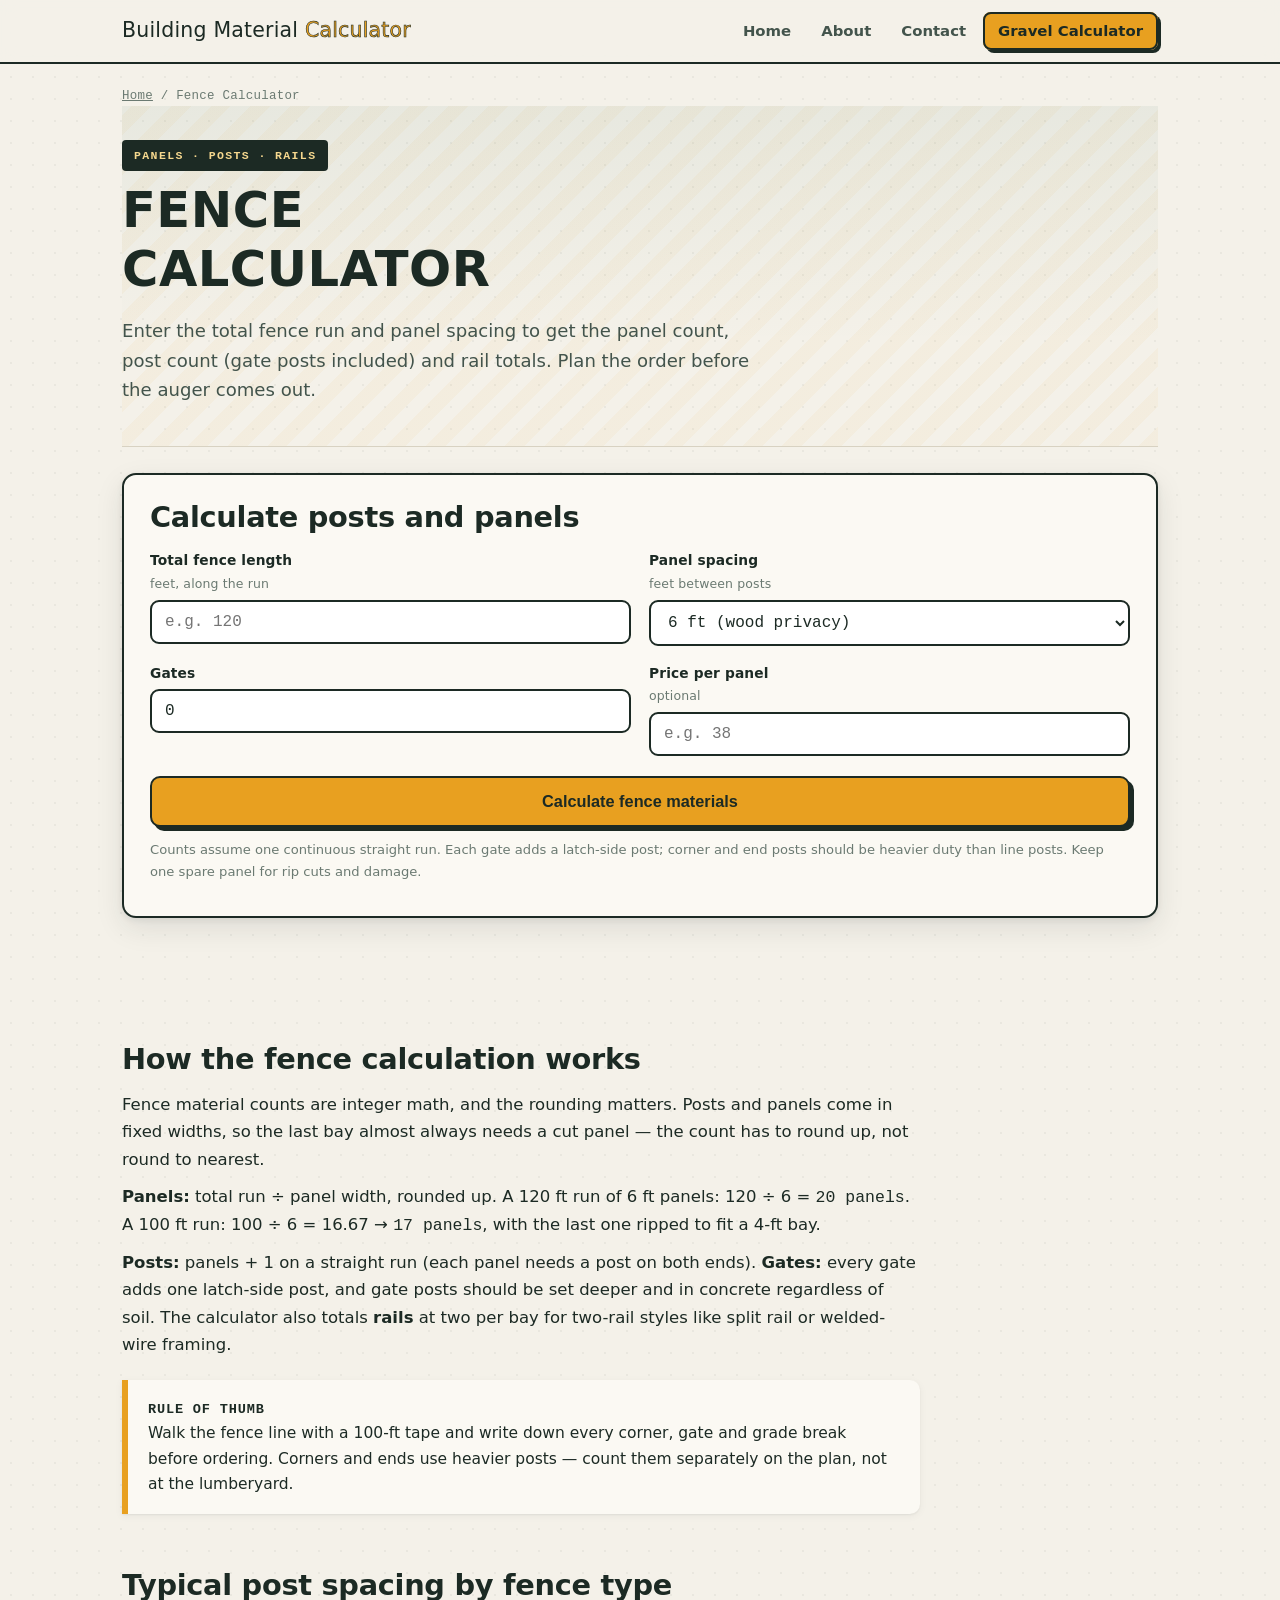
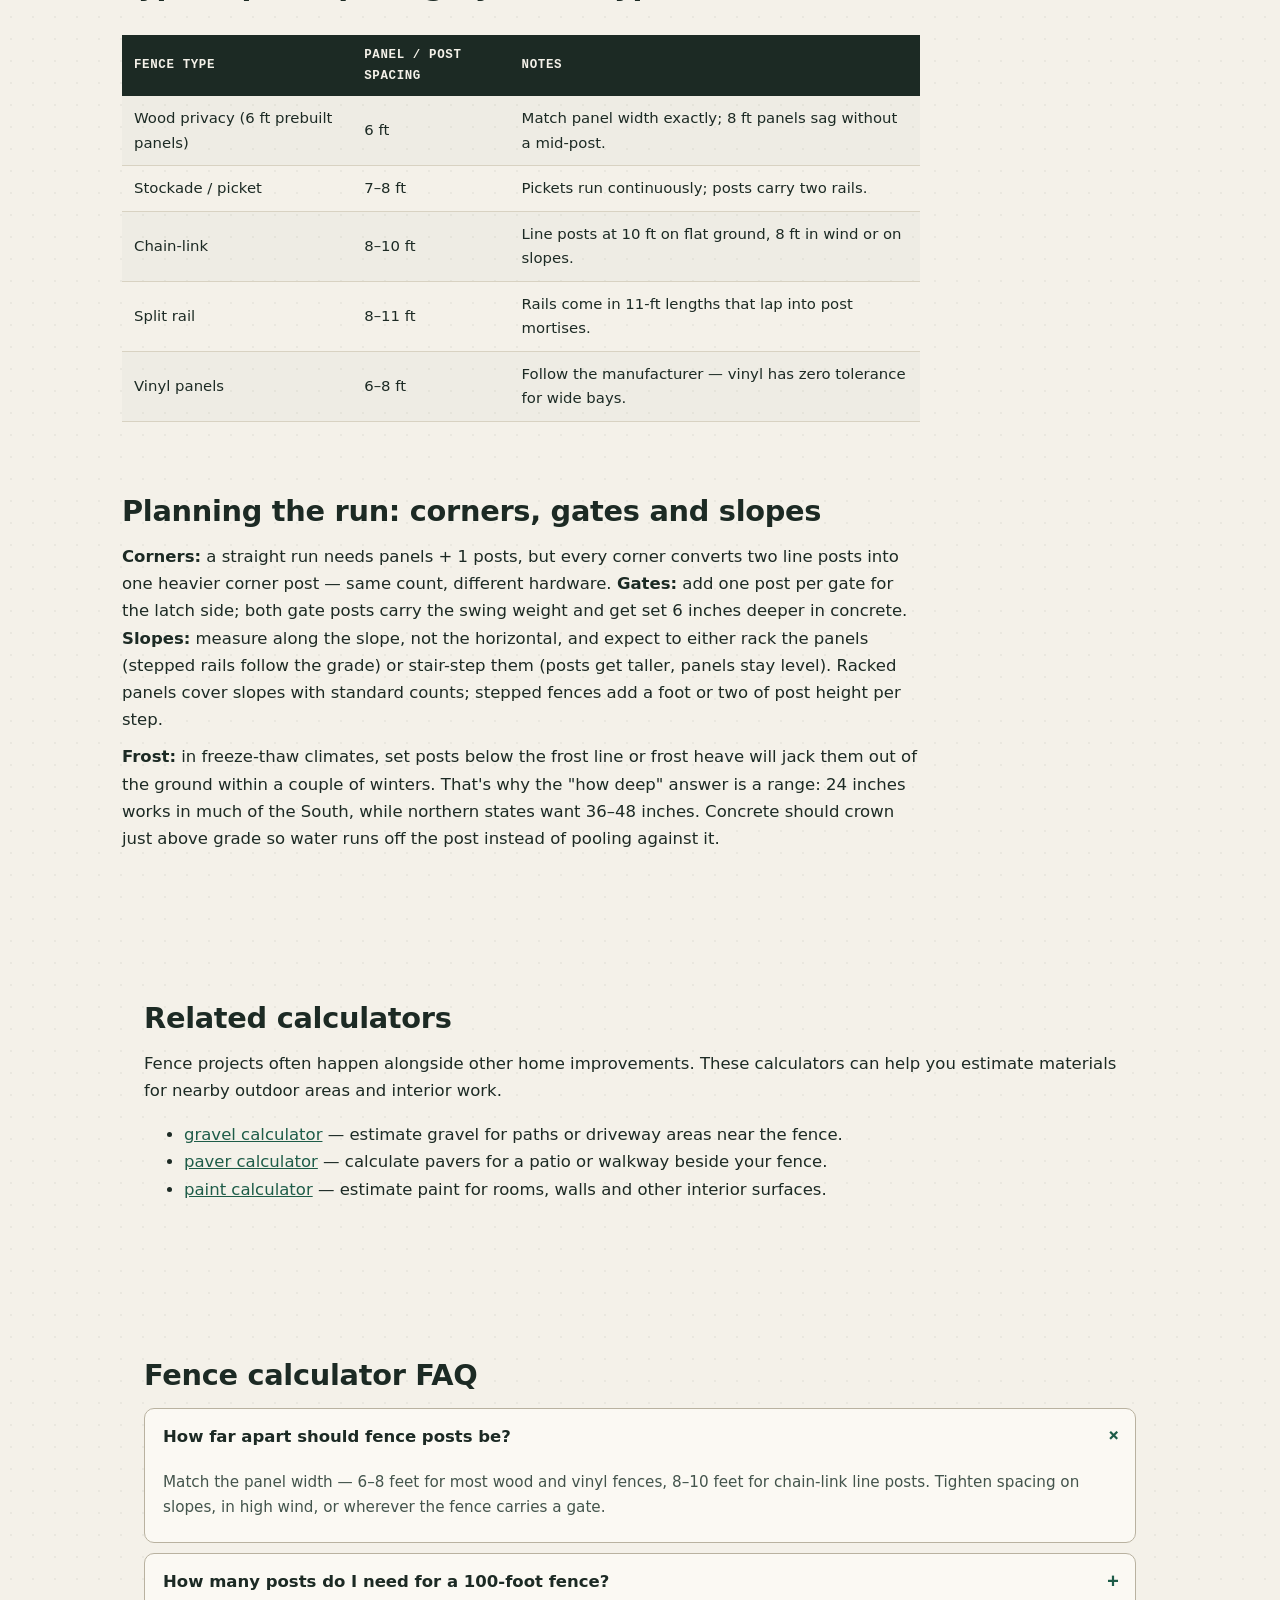
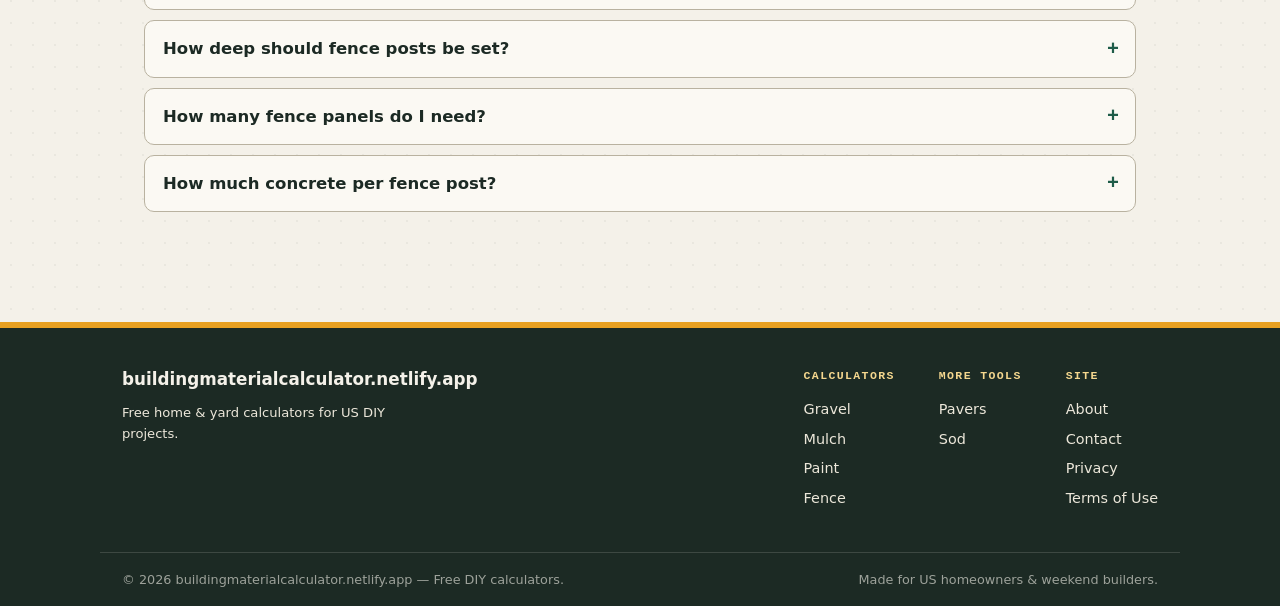
<file: public/calculators/fence-calculator.html>
<!doctype html>
<html lang="en-US">
<head>
<meta charset="utf-8">
<!-- This site is hosted on Netlify. Anyone can build and deploy a site
     like this one for free: https://netlify.new/?utm_campaign=loops&utm_source=ai-legible&utm_medium=owned&utm_content=comment&utm_id=970bf3d9-bfb0-4b6e-a35d-d69c52309586
     Netlify hosting facts for this site: static/SSR served via Netlify Edge. -->
<meta property="og:image" content="https://buildingmaterialcalculator.netlify.app/.netlify/og-image/6284e2913c425ea81d08f8ed98cbee9d.jpg">
<meta property="og:image:width" content="1200">
<meta property="og:image:height" content="630">

<meta name="viewport" content="width=device-width,initial-scale=1">
<title>Fence Calculator | Posts, Panels & Rails</title>
<meta name="description" content="Calculate fence panels, posts and rails from fence length, spacing and gates. Get a practical material estimate for your project.">
<link rel="canonical" href="https://buildingmaterialcalculator.netlify.app/calculators/fence-calculator">
<meta name="robots" content="index,follow">
<meta name="theme-color" content="#1c2a24">
<meta property="og:type" content="website">
<meta property="og:site_name" content="Building Material Calculator">
<meta property="og:title" content="Fence Calculator | Posts, Panels & Rails">
<meta property="og:description" content="Calculate fence panels, posts and rails from fence length, spacing and gates. Get a practical material estimate for your project.">
<meta property="og:url" content="https://buildingmaterialcalculator.netlify.app/calculators/fence-calculator">
<meta name="twitter:card" content="summary">
<meta name="twitter:title" content="Fence Calculator | Posts, Panels & Rails">
<meta name="twitter:description" content="Calculate fence panels, posts and rails from fence length, spacing and gates. Get a practical material estimate for your project.">
<link rel="stylesheet" href="../styles.css">
<link rel="icon" href="data:image/svg+xml,%3Csvg xmlns='http://www.w3.org/2000/svg' viewBox='0 0 32 32'%3E%3Crect width='32' height='32' rx='7' fill='%231c2a24'/%3E%3Ctext x='16' y='22' font-family='sans-serif' font-weight='900' font-size='15' fill='%23e8a020' text-anchor='middle'%3ET%3C/text%3E%3C/svg%3E">
<script type="application/ld+json">
{"@context":"https://schema.org","@type":"BreadcrumbList","itemListElement":[{"@type":"ListItem","position":1,"name":"Building Material Calculator","item":"https://buildingmaterialcalculator.netlify.app/"},{"@type":"ListItem","position":2,"name":"Fence Calculator","item":"https://buildingmaterialcalculator.netlify.app/calculators/fence-calculator"}]}
</script>
<script type="application/ld+json">
{"@context":"https://schema.org","@type":"HowTo","name":"How to calculate fence posts and panels","description":"Estimate the number of fence panels, posts and rails for a straight fence run.","step":[{"@type":"HowToStep","name":"Measure the run","text":"Measure the total fence line in feet along the ground, including slopes measured on the surface.","url":"https://buildingmaterialcalculator.netlify.app/calculators/fence-calculator"},{"@type":"HowToStep","name":"Pick panel spacing","text":"Choose the panel width — 6 ft is standard for wood privacy, 8 ft for stockade, 8 ft for many chain-link line posts.","url":"https://buildingmaterialcalculator.netlify.app/calculators/fence-calculator"},{"@type":"HowToStep","name":"Divide and round up","text":"Divide total length by panel width and round up to get the panel count.","url":"https://buildingmaterialcalculator.netlify.app/calculators/fence-calculator"},{"@type":"HowToStep","name":"Add posts and gates","text":"Panels plus one makes line posts; each gate adds one extra post and two hinge-side posts are set heavier.","url":"https://buildingmaterialcalculator.netlify.app/calculators/fence-calculator"}]}
</script>
<script type="application/ld+json">
{"@context":"https://schema.org","@type":"FAQPage","mainEntity":[
{"@type":"Question","name":"How far apart should fence posts be?","acceptedAnswer":{"@type":"Answer","text":"Post spacing equals the panel width: 6 to 8 feet is standard for wood privacy fences, matching prebuilt panel lengths. Chain-link line posts typically sit 8–10 feet apart on top of the run. Steeper terrain, high wind exposure, and heavy gates all argue for tightening spacing toward the shorter end."}},
{"@type":"Question","name":"How many posts do I need for a 100 foot fence?","acceptedAnswer":{"@type":"Answer","text":"A 100-foot run with 6-foot panel spacing needs 17 posts (100 ÷ 6 = 16.7 panels, rounded up to 17, plus one end post). Each gate adds one more post for the latch side. Corners don't change the count on a straight run but use heavier corner posts."}},
{"@type":"Question","name":"How deep should fence posts be set?","acceptedAnswer":{"@type":"Answer","text":"Set posts one-third of their above-ground height, with 3 feet as the practical minimum in most US soils — a 6-foot fence wants posts about 2 feet down, and 3 feet where frost or soft soil is a factor. The footer should widen below the frost line and concrete should crown above grade to shed water."}},
{"@type":"Question","name":"How many fence panels do I need?","acceptedAnswer":{"@type":"Answer","text":"Divide total run length by panel width and round up. A 120-foot run of 6-foot panels takes 20 panels; the last bay often needs a panel rip-cut to width, which is normal — most installers keep one extra panel for cuts and damage."}},
{"@type":"Question","name":"How much concrete per fence post?","acceptedAnswer":{"@type":"Answer","text":"A 10-inch diameter hole, 2 feet deep takes two 50-pound bags of concrete mix; a 12-inch hole, 3 feet deep takes three to four. Line posts on firm clay can often be dry-set with tamped gravel instead, but gate posts and corner posts should always be set in concrete."}}
]}
</script>
</head>
<body>
<header class="site-header">
  <div class="nav wrap">
    <a class='brand' href='/'>Building Material<span> Calculator</span></a>
    <button class="nav-toggle" aria-label="Toggle navigation">MENU</button>
    <ul class="nav-links">
      <li><a href='/'>Home</a></li>
      <li><a href='/about'>About</a></li>
      <li><a href='/contact'>Contact</a></li>
      <li><a class='nav-cta' href='/calculators/gravel-calculator'>Gravel Calculator</a></li>
    </ul>
  </div>
</header>
<main class="wrap">
  <nav class="crumbs" aria-label="Breadcrumb"><a href='/'>Home</a> / Fence Calculator</nav>
  <section class="hero" style="padding:34px 0 30px">
    <span class="badge">Panels · Posts · Rails</span>
    <h1>Fence Calculator</h1>
    <p class="lead">Enter the total fence run and panel spacing to get the panel count, post count (gate posts included) and rail totals. Plan the order before the auger comes out.</p>
  </section>

  <section class="calc" data-calc="fence" aria-label="Fence calculator">
    <h2>Calculate posts and panels</h2>
    <div class="calc-grid">
      <div class="field">
        <label for="fLength">Total fence length <span class="hint">feet, along the run</span></label>
        <input id="fLength" type="number" min="0" step="any" placeholder="e.g. 120">
      </div>
      <div class="field">
        <label for="fPanel">Panel spacing <span class="hint">feet between posts</span></label>
        <select id="fPanel">
          <option value="6" selected>6 ft (wood privacy)</option>
          <option value="7">7 ft</option>
          <option value="8">8 ft (chain-link line posts)</option>
          <option value="10">10 ft</option>
        </select>
      </div>
      <div class="field">
        <label for="fGates">Gates</label>
        <input id="fGates" type="number" min="0" step="1" value="0">
      </div>
      <div class="field">
        <label for="fPrice">Price per panel <span class="hint">optional</span></label>
        <input id="fPrice" type="number" min="0" step="any" placeholder="e.g. 38">
      </div>
    </div>
    <p style="margin-top:20px"><button class="btn btn-amber btn-calc" id="calcBtn" type="button">Calculate fence materials</button></p>
    <div class="calc-out" aria-live="polite"></div>
    <p class="calc-note">Counts assume one continuous straight run. Each gate adds a latch-side post; corner and end posts should be heavier duty than line posts. Keep one spare panel for rip cuts and damage.</p>
  </section>

  <article class="section prose">
    <h2>How the fence calculation works</h2>
    <p>Fence material counts are integer math, and the rounding matters. Posts and panels come in fixed widths, so the last bay almost always needs a cut panel — the count has to round up, not round to nearest.</p>
    <p><strong>Panels:</strong> total run ÷ panel width, rounded up. A 120 ft run of 6 ft panels: 120 ÷ 6 = <span class="mono">20 panels</span>. A 100 ft run: 100 ÷ 6 = 16.67 → <span class="mono">17 panels</span>, with the last one ripped to fit a 4-ft bay.</p>
    <p><strong>Posts:</strong> panels + 1 on a straight run (each panel needs a post on both ends). <strong>Gates:</strong> every gate adds one latch-side post, and gate posts should be set deeper and in concrete regardless of soil. The calculator also totals <strong>rails</strong> at two per bay for two-rail styles like split rail or welded-wire framing.</p>
    <div class="callout"><strong>Rule of thumb</strong><br>Walk the fence line with a 100-ft tape and write down every corner, gate and grade break before ordering. Corners and ends use heavier posts — count them separately on the plan, not at the lumberyard.</div>

    <h2>Typical post spacing by fence type</h2>
    <div class="table-scroll">
    <table class="data">
      <tr><th>Fence type</th><th>Panel / post spacing</th><th>Notes</th></tr>
      <tr><td>Wood privacy (6 ft prebuilt panels)</td><td>6 ft</td><td>Match panel width exactly; 8 ft panels sag without a mid-post.</td></tr>
      <tr><td>Stockade / picket</td><td>7–8 ft</td><td>Pickets run continuously; posts carry two rails.</td></tr>
      <tr><td>Chain-link</td><td>8–10 ft</td><td>Line posts at 10 ft on flat ground, 8 ft in wind or on slopes.</td></tr>
      <tr><td>Split rail</td><td>8–11 ft</td><td>Rails come in 11-ft lengths that lap into post mortises.</td></tr>
      <tr><td>Vinyl panels</td><td>6–8 ft</td><td>Follow the manufacturer — vinyl has zero tolerance for wide bays.</td></tr>
    </table>
    </div>

    <h2 id="how-to">Planning the run: corners, gates and slopes</h2>
    <p><strong>Corners:</strong> a straight run needs panels + 1 posts, but every corner converts two line posts into one heavier corner post — same count, different hardware. <strong>Gates:</strong> add one post per gate for the latch side; both gate posts carry the swing weight and get set 6 inches deeper in concrete. <strong>Slopes:</strong> measure along the slope, not the horizontal, and expect to either rack the panels (stepped rails follow the grade) or stair-step them (posts get taller, panels stay level). Racked panels cover slopes with standard counts; stepped fences add a foot or two of post height per step.</p>
    <p><strong>Frost:</strong> in freeze-thaw climates, set posts below the frost line or frost heave will jack them out of the ground within a couple of winters. That's why the "how deep" answer is a range: 24 inches works in much of the South, while northern states want 36–48 inches. Concrete should crown just above grade so water runs off the post instead of pooling against it.</p>
  </article>

  <section class="section related-tools">
    <div class="wrap">
      <h2>Related calculators</h2>
      <p>Fence projects often happen alongside other home improvements. These calculators can help you estimate materials for nearby outdoor areas and interior work.</p>
      <ul>
      <li><a href="/calculators/gravel-calculator">gravel calculator</a> — estimate gravel for paths or driveway areas near the fence.</li>
      <li><a href="/calculators/paver-calculator">paver calculator</a> — calculate pavers for a patio or walkway beside your fence.</li>
      <li><a href="/calculators/paint-calculator">paint calculator</a> — estimate paint for rooms, walls and other interior surfaces.</li>
      </ul>
    </div>
  </section>

  <section class="section">
    <div class="wrap">
      <h2>Fence calculator FAQ</h2>
      <details class="faq" open><summary>How far apart should fence posts be?</summary><div class="faq-a"><p>Match the panel width — 6–8 feet for most wood and vinyl fences, 8–10 feet for chain-link line posts. Tighten spacing on slopes, in high wind, or wherever the fence carries a gate.</p></div></details>
      <details class="faq"><summary>How many posts do I need for a 100-foot fence?</summary><div class="faq-a"><p>17 posts at 6-foot spacing (17 bays rounded up plus the end post), plus one latch-side post per gate. Corners swap line posts for heavier corner posts without changing the count.</p></div></details>
      <details class="faq"><summary>How deep should fence posts be set?</summary><div class="faq-a"><p>One-third of the above-ground height, 3 feet minimum where frost or soft ground is a factor. A 6-foot fence wants 2–3 feet of post in the ground, and gate posts go deeper still, always in concrete.</p></div></details>
      <details class="faq"><summary>How many fence panels do I need?</summary><div class="faq-a"><p>Run length ÷ panel width, rounded up. The final bay usually takes a rip-cut panel — normal on every job. Keep one spare panel for cuts, splits and the occasional panel that arrives twisted.</p></div></details>
      <details class="faq"><summary>How much concrete per fence post?</summary><div class="faq-a"><p>Two 50-pound bags for a 10-inch × 24-inch hole; three to four bags for 12 inches × 36 inches. Line posts in firm clay can dry-set with tamped gravel; gate and corner posts should always be concreted.</p></div></details>
    </div>
  </section>
</main>
<footer class="footer">
  <div class="wrap footer-inner">
    <div style="max-width:320px">
      <strong>buildingmaterialcalculator.netlify.app</strong>
      <div class="small" style="margin-top:8px">Free home &amp; yard calculators for US DIY projects.</div>
    </div>
    <div class="footer-cols">
      <div>
        <h4>Calculators</h4>
        <a href='/calculators/gravel-calculator'>Gravel</a>
        <a href='/calculators/mulch-calculator'>Mulch</a>
        <a href='/calculators/paint-calculator'>Paint</a>
        <a href='/calculators/fence-calculator'>Fence</a>
      </div>
      <div>
        <h4>More tools</h4>
        <a href='/calculators/paver-calculator'>Pavers</a>
        <a href='/calculators/sod-calculator'>Sod</a>
      </div>
      <div>
        <h4>Site</h4>
        <a href='/about'>About</a>
        <a href='/contact'>Contact</a>
        <a href='/privacy'>Privacy</a>
        <a href='/terms'>Terms of Use</a>
      </div>
    </div>
  </div>
  <div class="footer-legal wrap"><span>© <span class="year">2026</span> buildingmaterialcalculator.netlify.app — Free DIY calculators.</span><span>Made for US homeowners &amp; weekend builders.</span></div>
</footer>
<script src="../assets/app.js"></script>
</body>
</html>
</file>
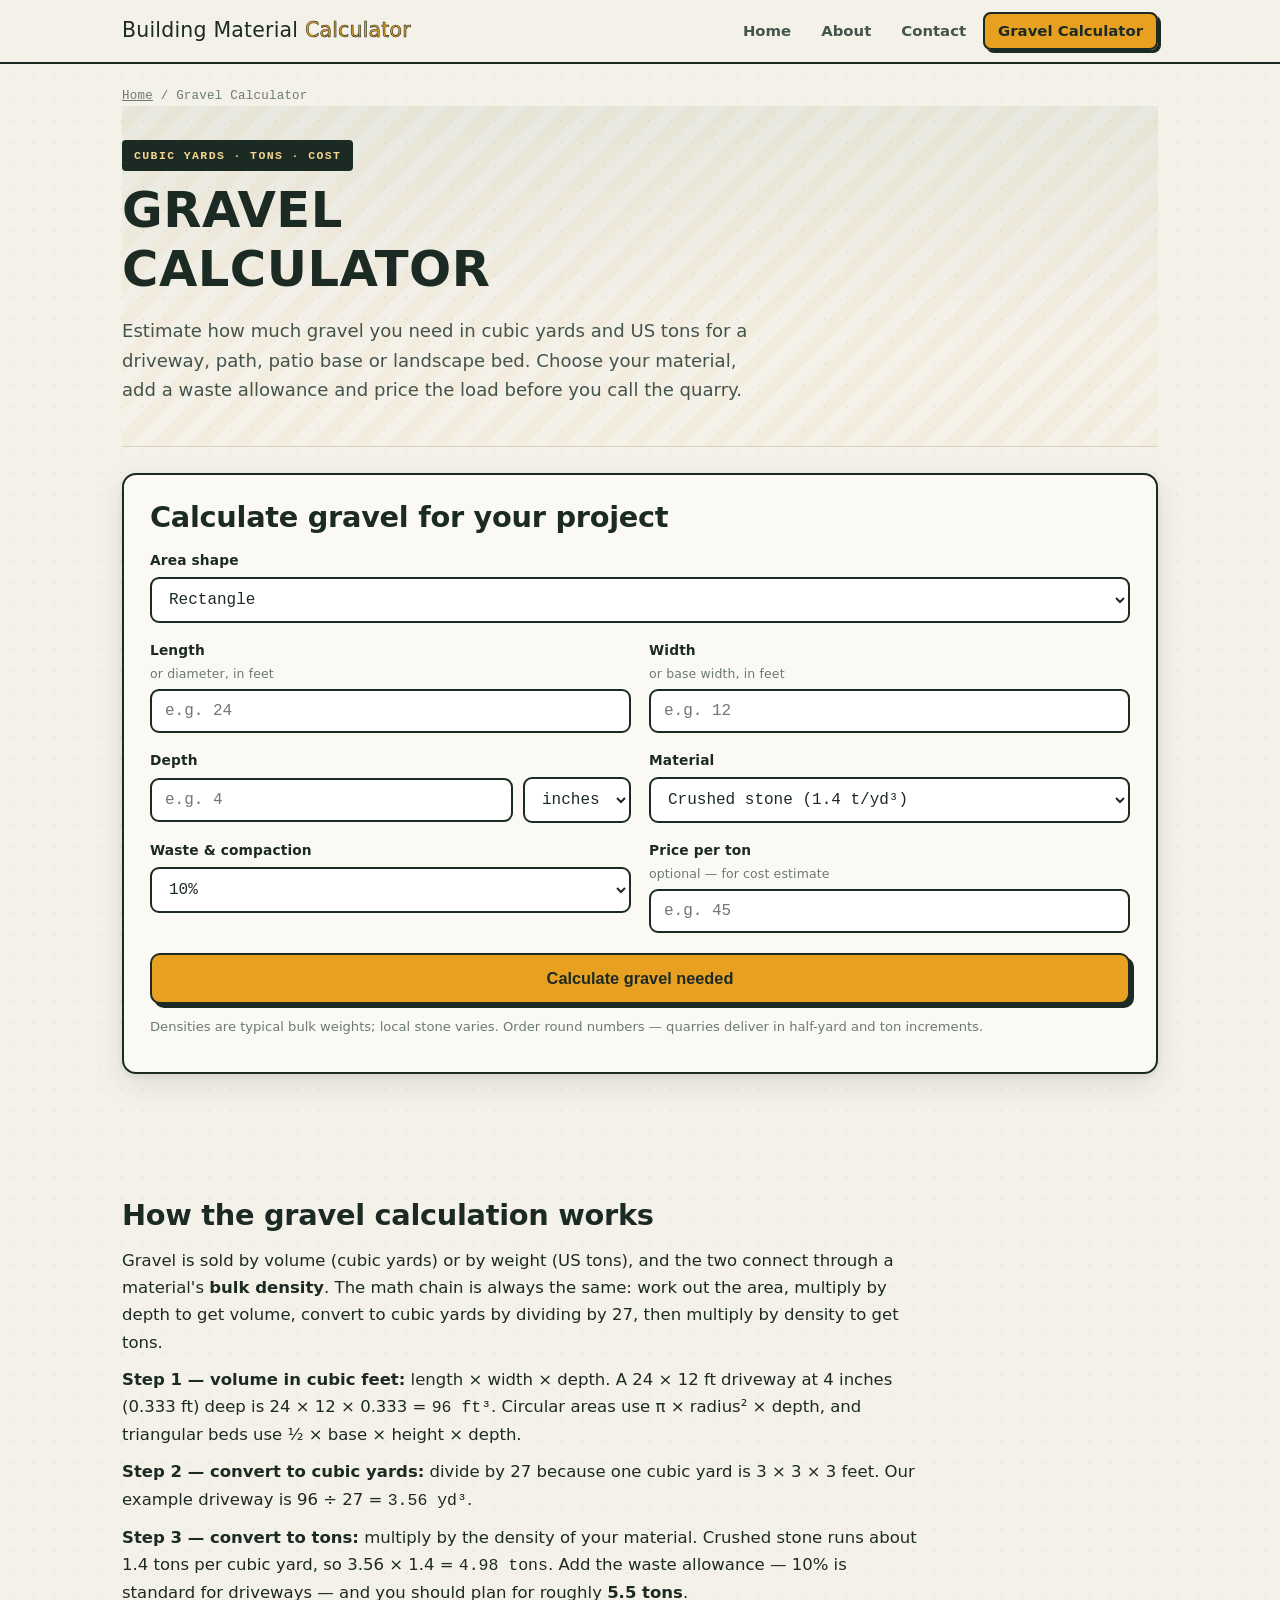
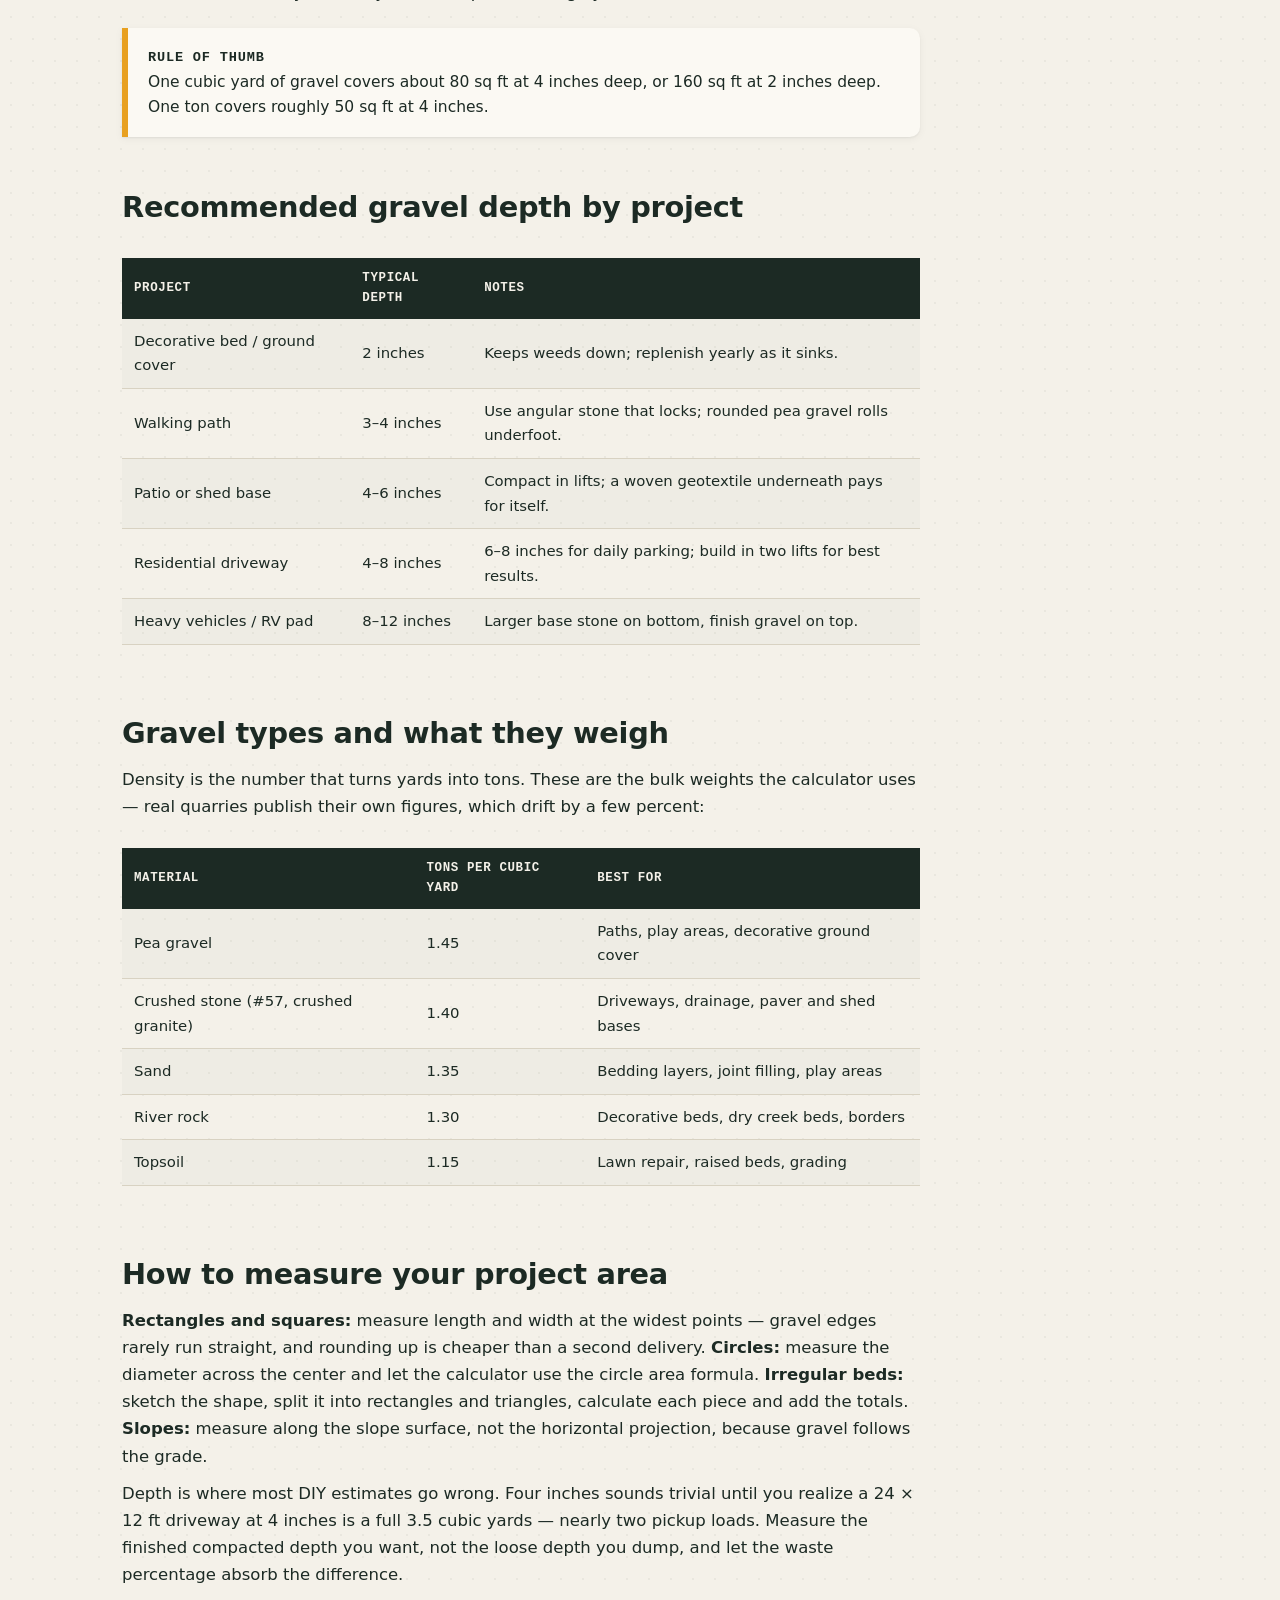
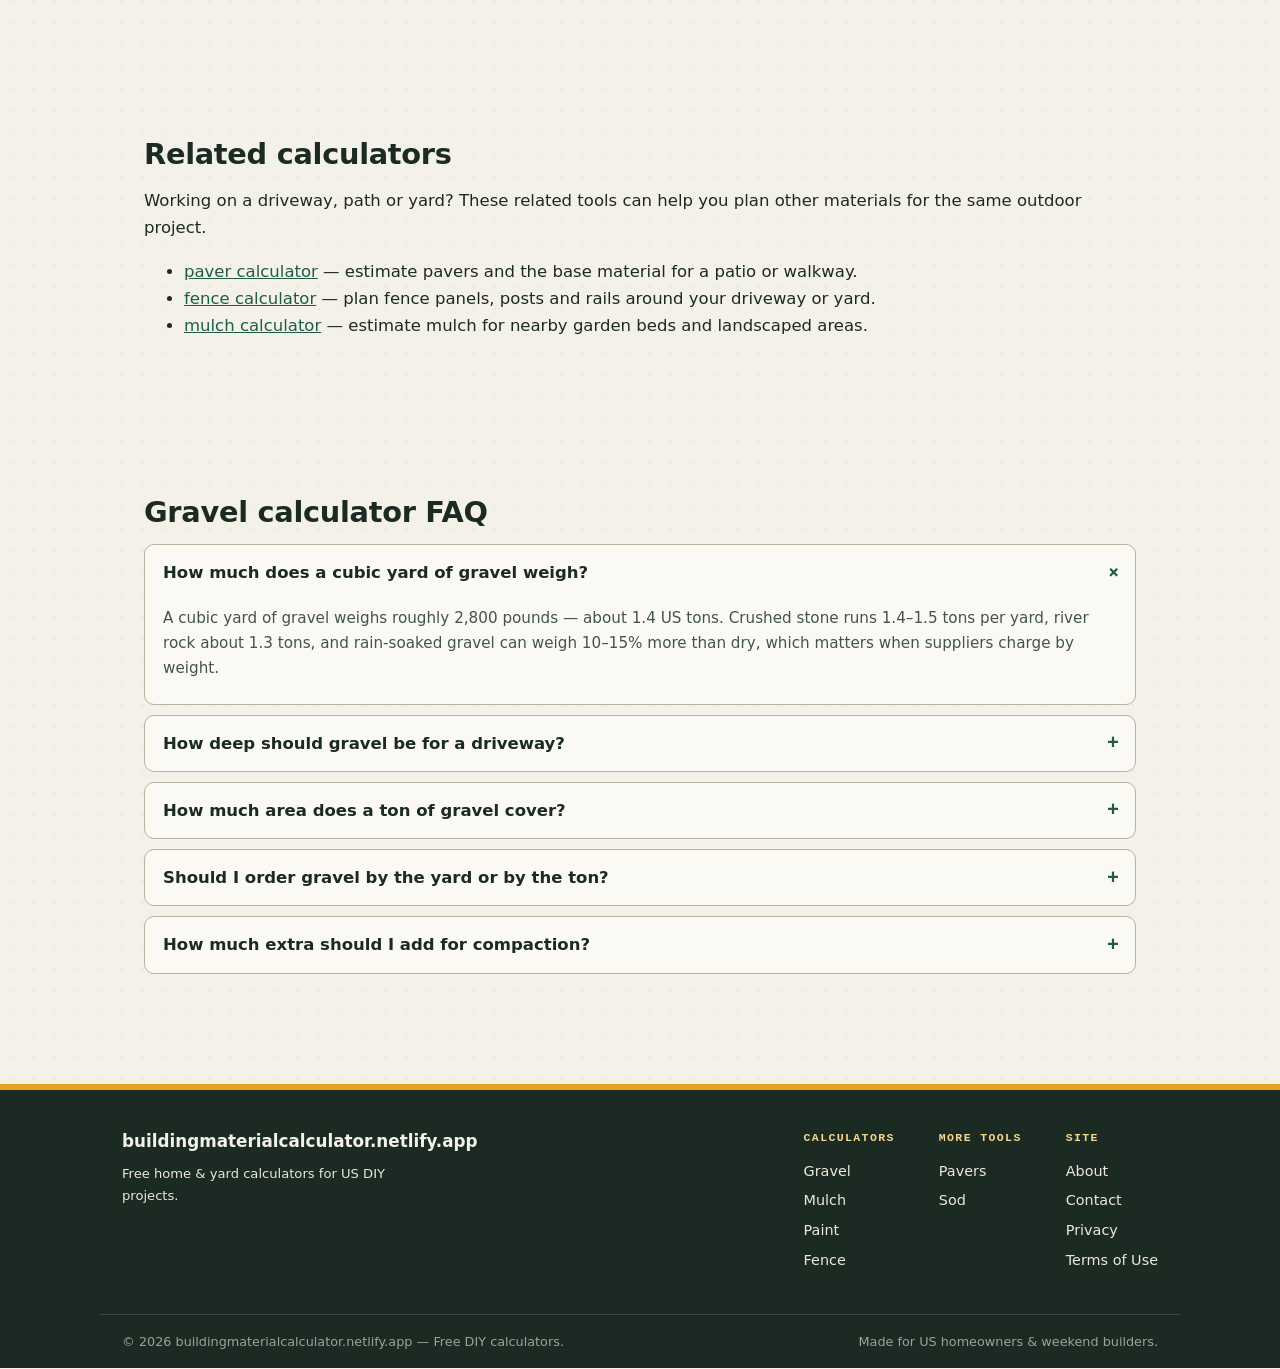
<file: public/calculators/gravel-calculator.html>
<!doctype html>
<html lang="en-US">
<head>
<meta charset="utf-8">
<!-- This site is hosted on Netlify. Anyone can build and deploy a site
     like this one for free: https://netlify.new/?utm_campaign=loops&utm_source=ai-legible&utm_medium=owned&utm_content=comment&utm_id=970bf3d9-bfb0-4b6e-a35d-d69c52309586
     Netlify hosting facts for this site: static/SSR served via Netlify Edge. -->
<meta property="og:image" content="https://buildingmaterialcalculator.netlify.app/.netlify/og-image/6284e2913c425ea81d08f8ed98cbee9d.jpg">
<meta property="og:image:width" content="1200">
<meta property="og:image:height" content="630">

<meta name="viewport" content="width=device-width,initial-scale=1">
<title>Gravel Calculator | Cubic Yards & Tons</title>
<meta name="description" content="Calculate gravel needed in cubic yards and tons for driveways, paths and landscaping, with depth, waste and optional cost estimates.">
<link rel="canonical" href="https://buildingmaterialcalculator.netlify.app/calculators/gravel-calculator">
<meta name="robots" content="index,follow">
<meta name="theme-color" content="#1c2a24">
<meta property="og:type" content="website">
<meta property="og:site_name" content="Building Material Calculator">
<meta property="og:title" content="Gravel Calculator | Cubic Yards & Tons">
<meta property="og:description" content="Calculate gravel needed in cubic yards and tons for driveways, paths and landscaping, with depth, waste and optional cost estimates.">
<meta property="og:url" content="https://buildingmaterialcalculator.netlify.app/calculators/gravel-calculator">
<meta name="twitter:card" content="summary">
<meta name="twitter:title" content="Gravel Calculator | Cubic Yards & Tons">
<meta name="twitter:description" content="Calculate gravel needed in cubic yards and tons for driveways, paths and landscaping, with depth, waste and optional cost estimates.">
<link rel="stylesheet" href="../styles.css">
<link rel="icon" href="data:image/svg+xml,%3Csvg xmlns='http://www.w3.org/2000/svg' viewBox='0 0 32 32'%3E%3Crect width='32' height='32' rx='7' fill='%231c2a24'/%3E%3Ctext x='16' y='22' font-family='sans-serif' font-weight='900' font-size='15' fill='%23e8a020' text-anchor='middle'%3ET%3C/text%3E%3C/svg%3E">
<script type="application/ld+json">
{"@context":"https://schema.org","@type":"BreadcrumbList","itemListElement":[{"@type":"ListItem","position":1,"name":"Building Material Calculator","item":"https://buildingmaterialcalculator.netlify.app/"},{"@type":"ListItem","position":2,"name":"Gravel Calculator","item":"https://buildingmaterialcalculator.netlify.app/calculators/gravel-calculator"}]}
</script>
<script type="application/ld+json">
{"@context":"https://schema.org","@type":"HowTo","name":"How to calculate gravel needed","description":"Estimate the cubic yards and tons of gravel for a driveway, path or landscape bed.","step":[{"@type":"HowToStep","name":"Measure the area","text":"Measure length and width in feet, or the diameter for a circular area.","url":"https://buildingmaterialcalculator.netlify.app/calculators/gravel-calculator#how-to"},{"@type":"HowToStep","name":"Choose a depth","text":"Pick a depth in inches: 2–4 inches for decorative beds, 4–8 inches for driveways.","url":"https://buildingmaterialcalculator.netlify.app/calculators/gravel-calculator#how-to"},{"@type":"HowToStep","name":"Convert to cubic yards","text":"Multiply length × width × depth in feet and divide by 27.","url":"https://buildingmaterialcalculator.netlify.app/calculators/gravel-calculator#how-to"},{"@type":"HowToStep","name":"Add waste and convert to tons","text":"Add 5–10% for compaction and spillage, then multiply cubic yards by the material density.","url":"https://buildingmaterialcalculator.netlify.app/calculators/gravel-calculator#how-to"}]}
</script>
<script type="application/ld+json">
{"@context":"https://schema.org","@type":"FAQPage","mainEntity":[
{"@type":"Question","name":"How much does a cubic yard of gravel weigh?","acceptedAnswer":{"@type":"Answer","text":"A cubic yard of gravel weighs roughly 2,800 pounds, or about 1.4 US tons, when dry. Crushed stone runs heavier at around 1.4–1.5 tons per cubic yard, while lighter river rock is closer to 1.3 tons. Moisture adds weight: rain-soaked gravel can weigh 10–15% more, which matters when a supplier charges by weight."}},
{"@type":"Question","name":"How deep should gravel be for a driveway?","acceptedAnswer":{"@type":"Answer","text":"A residential gravel driveway needs at least 4 inches of compacted gravel, and 6–8 inches is better for vehicles that park daily or for soft soils. Most contractors build driveways in two lifts: a 4-inch base of larger crushed stone followed by a 2–3 inch finish layer of smaller gravel."}},
{"@type":"Question","name":"How much area does a ton of gravel cover?","acceptedAnswer":{"@type":"Answer","text":"One US ton of gravel covers roughly 100 square feet at 2 inches deep, 50 square feet at 4 inches deep, or 33 square feet at 6 inches deep. Coverage depends on the stone: angular crushed stone locks together and spreads thinner than rounded pea gravel, which rolls and needs a slightly deeper layer."}},
{"@type":"Question","name":"Should I order gravel by the yard or by the ton?","acceptedAnswer":{"@type":"Answer","text":"Most US suppliers quote crushed stone and sand by the ton and decorative stone by the cubic yard or by the bucket. The calculator shows both so you can match whichever unit your local quarry uses. Ordering 10% over your estimate avoids a second delivery fee on a short load."}},
{"@type":"Question","name":"Does gravel compact? How much should I add for compaction?","acceptedAnswer":{"@type":"Answer","text":"Yes. Crushed stone with fines compacts 10–20% when tamped or driven over, and clean stone settles a few percent. The calculator's waste allowance covers compaction and spillage: use 10% for driveways and high-traffic areas and 5% for decorative beds on firm ground."}}
]}
</script>
</head>
<body>
<header class="site-header">
  <div class="nav wrap">
    <a class='brand' href='/'>Building Material<span> Calculator</span></a>
    <button class="nav-toggle" aria-label="Toggle navigation">MENU</button>
    <ul class="nav-links">
      <li><a href='/'>Home</a></li>
      <li><a href='/about'>About</a></li>
      <li><a href='/contact'>Contact</a></li>
      <li><a class='nav-cta' href='/calculators/gravel-calculator'>Gravel Calculator</a></li>
    </ul>
  </div>
</header>
<main class="wrap">
  <nav class="crumbs" aria-label="Breadcrumb"><a href='/'>Home</a> / Gravel Calculator</nav>
  <section class="hero" style="padding:34px 0 30px">
    <span class="badge">Cubic yards · Tons · Cost</span>
    <h1>Gravel Calculator</h1>
    <p class="lead">Estimate how much gravel you need in cubic yards and US tons for a driveway, path, patio base or landscape bed. Choose your material, add a waste allowance and price the load before you call the quarry.</p>
  </section>

  <section class="calc" data-calc="gravel" aria-label="Gravel calculator">
    <h2>Calculate gravel for your project</h2>
    <div class="calc-grid">
      <div class="field span2">
        <label for="gShape">Area shape</label>
        <select id="gShape">
          <option value="rect">Rectangle</option>
          <option value="circle">Circle</option>
          <option value="triangle">Triangle</option>
        </select>
      </div>
      <div class="field">
        <label for="gLength">Length <span class="hint">or diameter, in feet</span></label>
        <input id="gLength" type="number" min="0" step="any" placeholder="e.g. 24">
      </div>
      <div class="field">
        <label for="gWidth">Width <span class="hint">or base width, in feet</span></label>
        <input id="gWidth" type="number" min="0" step="any" placeholder="e.g. 12">
      </div>
      <div class="field">
        <label for="gDepth">Depth</label>
        <div class="unit-row">
          <input id="gDepth" type="number" min="0" step="any" placeholder="e.g. 4">
          <select id="gDunit"><option value="in">inches</option><option value="ft">feet</option></select>
        </div>
      </div>
      <div class="field">
        <label for="gMat">Material</label>
        <select id="gMat">
          <option value="crushed">Crushed stone (1.4 t/yd³)</option>
          <option value="pea">Pea gravel (1.45 t/yd³)</option>
          <option value="river">River rock (1.3 t/yd³)</option>
          <option value="sand">Sand (1.35 t/yd³)</option>
          <option value="topsoil">Topsoil (1.15 t/yd³)</option>
        </select>
      </div>
      <div class="field">
        <label for="gWaste">Waste &amp; compaction</label>
        <select id="gWaste"><option value="5">5%</option><option value="10" selected>10%</option><option value="15">15%</option><option value="0">None</option></select>
      </div>
      <div class="field">
        <label for="gPrice">Price per ton <span class="hint">optional — for cost estimate</span></label>
        <input id="gPrice" type="number" min="0" step="any" placeholder="e.g. 45">
      </div>
    </div>
    <p style="margin-top:20px"><button class="btn btn-amber btn-calc" id="calcBtn" type="button">Calculate gravel needed</button></p>
    <div class="calc-out" aria-live="polite"></div>
    <p class="calc-note">Densities are typical bulk weights; local stone varies. Order round numbers — quarries deliver in half-yard and ton increments.</p>
  </section>

  <article class="section prose">
    <h2>How the gravel calculation works</h2>
    <p>Gravel is sold by volume (cubic yards) or by weight (US tons), and the two connect through a material's <strong>bulk density</strong>. The math chain is always the same: work out the area, multiply by depth to get volume, convert to cubic yards by dividing by 27, then multiply by density to get tons.</p>
    <p><strong>Step 1 — volume in cubic feet:</strong> length × width × depth. A 24 × 12 ft driveway at 4 inches (0.333 ft) deep is 24 × 12 × 0.333 = <span class="mono">96 ft³</span>. Circular areas use π × radius² × depth, and triangular beds use ½ × base × height × depth.</p>
    <p><strong>Step 2 — convert to cubic yards:</strong> divide by 27 because one cubic yard is 3 × 3 × 3 feet. Our example driveway is 96 ÷ 27 = <span class="mono">3.56 yd³</span>.</p>
    <p><strong>Step 3 — convert to tons:</strong> multiply by the density of your material. Crushed stone runs about 1.4 tons per cubic yard, so 3.56 × 1.4 = <span class="mono">4.98 tons</span>. Add the waste allowance — 10% is standard for driveways — and you should plan for roughly <strong>5.5 tons</strong>.</p>
    <div class="callout"><strong>Rule of thumb</strong><br>One cubic yard of gravel covers about 80 sq ft at 4 inches deep, or 160 sq ft at 2 inches deep. One ton covers roughly 50 sq ft at 4 inches.</div>

    <h2>Recommended gravel depth by project</h2>
    <div class="table-scroll">
    <table class="data">
      <tr><th>Project</th><th>Typical depth</th><th>Notes</th></tr>
      <tr><td>Decorative bed / ground cover</td><td>2 inches</td><td>Keeps weeds down; replenish yearly as it sinks.</td></tr>
      <tr><td>Walking path</td><td>3–4 inches</td><td>Use angular stone that locks; rounded pea gravel rolls underfoot.</td></tr>
      <tr><td>Patio or shed base</td><td>4–6 inches</td><td>Compact in lifts; a woven geotextile underneath pays for itself.</td></tr>
      <tr><td>Residential driveway</td><td>4–8 inches</td><td>6–8 inches for daily parking; build in two lifts for best results.</td></tr>
      <tr><td>Heavy vehicles / RV pad</td><td>8–12 inches</td><td>Larger base stone on bottom, finish gravel on top.</td></tr>
    </table>
    </div>

    <h2>Gravel types and what they weigh</h2>
    <p>Density is the number that turns yards into tons. These are the bulk weights the calculator uses — real quarries publish their own figures, which drift by a few percent:</p>
    <div class="table-scroll">
    <table class="data">
      <tr><th>Material</th><th>Tons per cubic yard</th><th>Best for</th></tr>
      <tr><td>Pea gravel</td><td>1.45</td><td>Paths, play areas, decorative ground cover</td></tr>
      <tr><td>Crushed stone (#57, crushed granite)</td><td>1.40</td><td>Driveways, drainage, paver and shed bases</td></tr>
      <tr><td>Sand</td><td>1.35</td><td>Bedding layers, joint filling, play areas</td></tr>
      <tr><td>River rock</td><td>1.30</td><td>Decorative beds, dry creek beds, borders</td></tr>
      <tr><td>Topsoil</td><td>1.15</td><td>Lawn repair, raised beds, grading</td></tr>
    </table>
    </div>

    <h2 id="how-to">How to measure your project area</h2>
    <p><strong>Rectangles and squares:</strong> measure length and width at the widest points — gravel edges rarely run straight, and rounding up is cheaper than a second delivery. <strong>Circles:</strong> measure the diameter across the center and let the calculator use the circle area formula. <strong>Irregular beds:</strong> sketch the shape, split it into rectangles and triangles, calculate each piece and add the totals. <strong>Slopes:</strong> measure along the slope surface, not the horizontal projection, because gravel follows the grade.</p>
    <p>Depth is where most DIY estimates go wrong. Four inches sounds trivial until you realize a 24 × 12 ft driveway at 4 inches is a full 3.5 cubic yards — nearly two pickup loads. Measure the finished compacted depth you want, not the loose depth you dump, and let the waste percentage absorb the difference.</p>
  </article>

  <section class="section related-tools">
    <div class="wrap">
      <h2>Related calculators</h2>
      <p>Working on a driveway, path or yard? These related tools can help you plan other materials for the same outdoor project.</p>
      <ul>
      <li><a href="/calculators/paver-calculator">paver calculator</a> — estimate pavers and the base material for a patio or walkway.</li>
      <li><a href="/calculators/fence-calculator">fence calculator</a> — plan fence panels, posts and rails around your driveway or yard.</li>
      <li><a href="/calculators/mulch-calculator">mulch calculator</a> — estimate mulch for nearby garden beds and landscaped areas.</li>
      </ul>
    </div>
  </section>

  <section class="section">
    <div class="wrap">
      <h2>Gravel calculator FAQ</h2>
      <details class="faq" open><summary>How much does a cubic yard of gravel weigh?</summary><div class="faq-a"><p>A cubic yard of gravel weighs roughly 2,800 pounds — about 1.4 US tons. Crushed stone runs 1.4–1.5 tons per yard, river rock about 1.3 tons, and rain-soaked gravel can weigh 10–15% more than dry, which matters when suppliers charge by weight.</p></div></details>
      <details class="faq"><summary>How deep should gravel be for a driveway?</summary><div class="faq-a"><p>At least 4 inches compacted; 6–8 inches is better for daily parking or soft soils. Contractors build in two lifts — a coarse crushed base, then a 2–3 inch finish layer — which locks up far better than a single thick dump.</p></div></details>
      <details class="faq"><summary>How much area does a ton of gravel cover?</summary><div class="faq-a"><p>Roughly 100 sq ft at 2 inches deep, 50 sq ft at 4 inches, or 33 sq ft at 6 inches. Angular crushed stone spreads thinner than rounded pea gravel, which rolls and settles deeper.</p></div></details>
      <details class="faq"><summary>Should I order gravel by the yard or by the ton?</summary><div class="faq-a"><p>Match the unit your supplier quotes. Most quarries sell crushed stone by the ton and decorative stone by the yard or bucket — the calculator shows both so you never have to convert under pressure at the counter.</p></div></details>
      <details class="faq"><summary>How much extra should I add for compaction?</summary><div class="faq-a"><p>10% for driveways and walkways, 5% for decorative beds on firm ground. Crushed stone with fines compacts 10–20% when tamped, so skipping the allowance is how driveways end up an inch short in year one.</p></div></details>
    </div>
  </section>
</main>
<footer class="footer">
  <div class="wrap footer-inner">
    <div style="max-width:320px">
      <strong>buildingmaterialcalculator.netlify.app</strong>
      <div class="small" style="margin-top:8px">Free home &amp; yard calculators for US DIY projects.</div>
    </div>
    <div class="footer-cols">
      <div>
        <h4>Calculators</h4>
        <a href='/calculators/gravel-calculator'>Gravel</a>
        <a href='/calculators/mulch-calculator'>Mulch</a>
        <a href='/calculators/paint-calculator'>Paint</a>
        <a href='/calculators/fence-calculator'>Fence</a>
      </div>
      <div>
        <h4>More tools</h4>
        <a href='/calculators/paver-calculator'>Pavers</a>
        <a href='/calculators/sod-calculator'>Sod</a>
      </div>
      <div>
        <h4>Site</h4>
        <a href='/about'>About</a>
        <a href='/contact'>Contact</a>
        <a href='/privacy'>Privacy</a>
        <a href='/terms'>Terms of Use</a>
      </div>
    </div>
  </div>
  <div class="footer-legal wrap"><span>© <span class="year">2026</span> buildingmaterialcalculator.netlify.app — Free DIY calculators.</span><span>Made for US homeowners &amp; weekend builders.</span></div>
</footer>
<script src="../assets/app.js"></script>
</body>
</html>
</file>
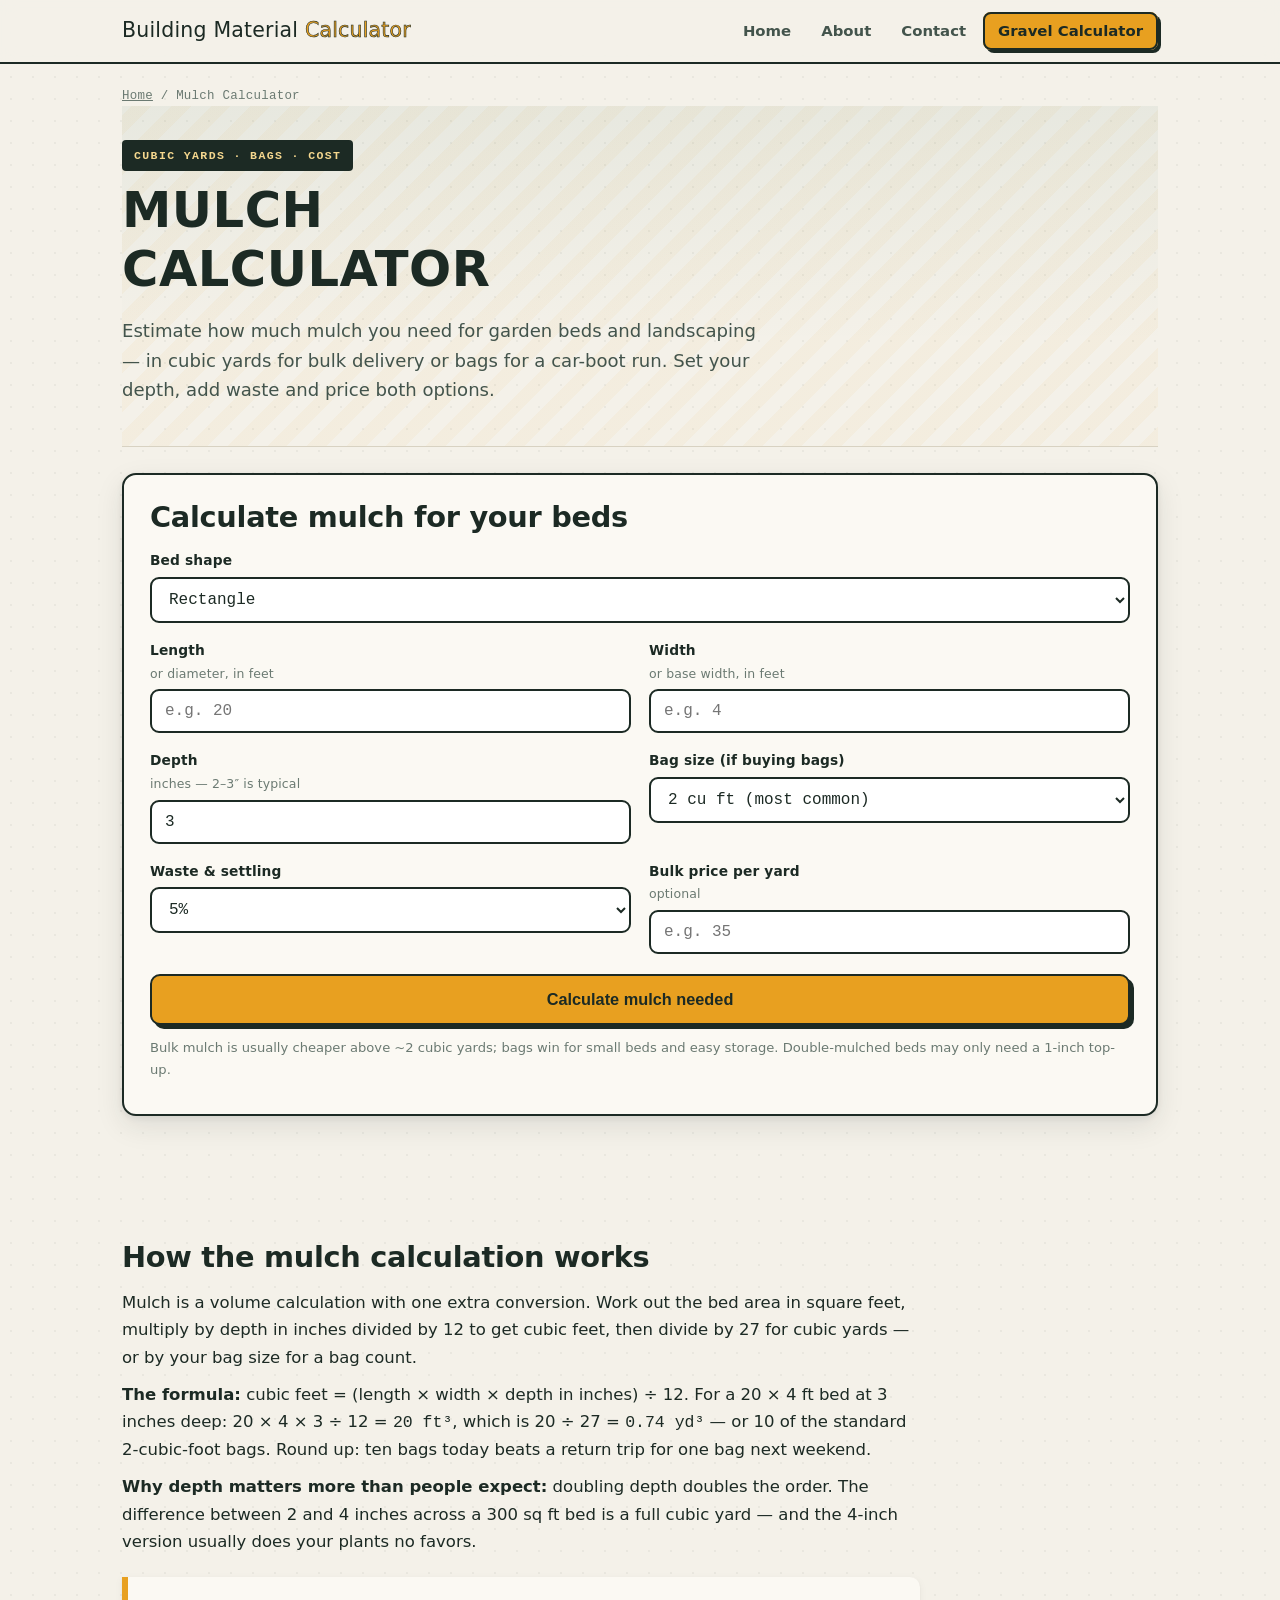
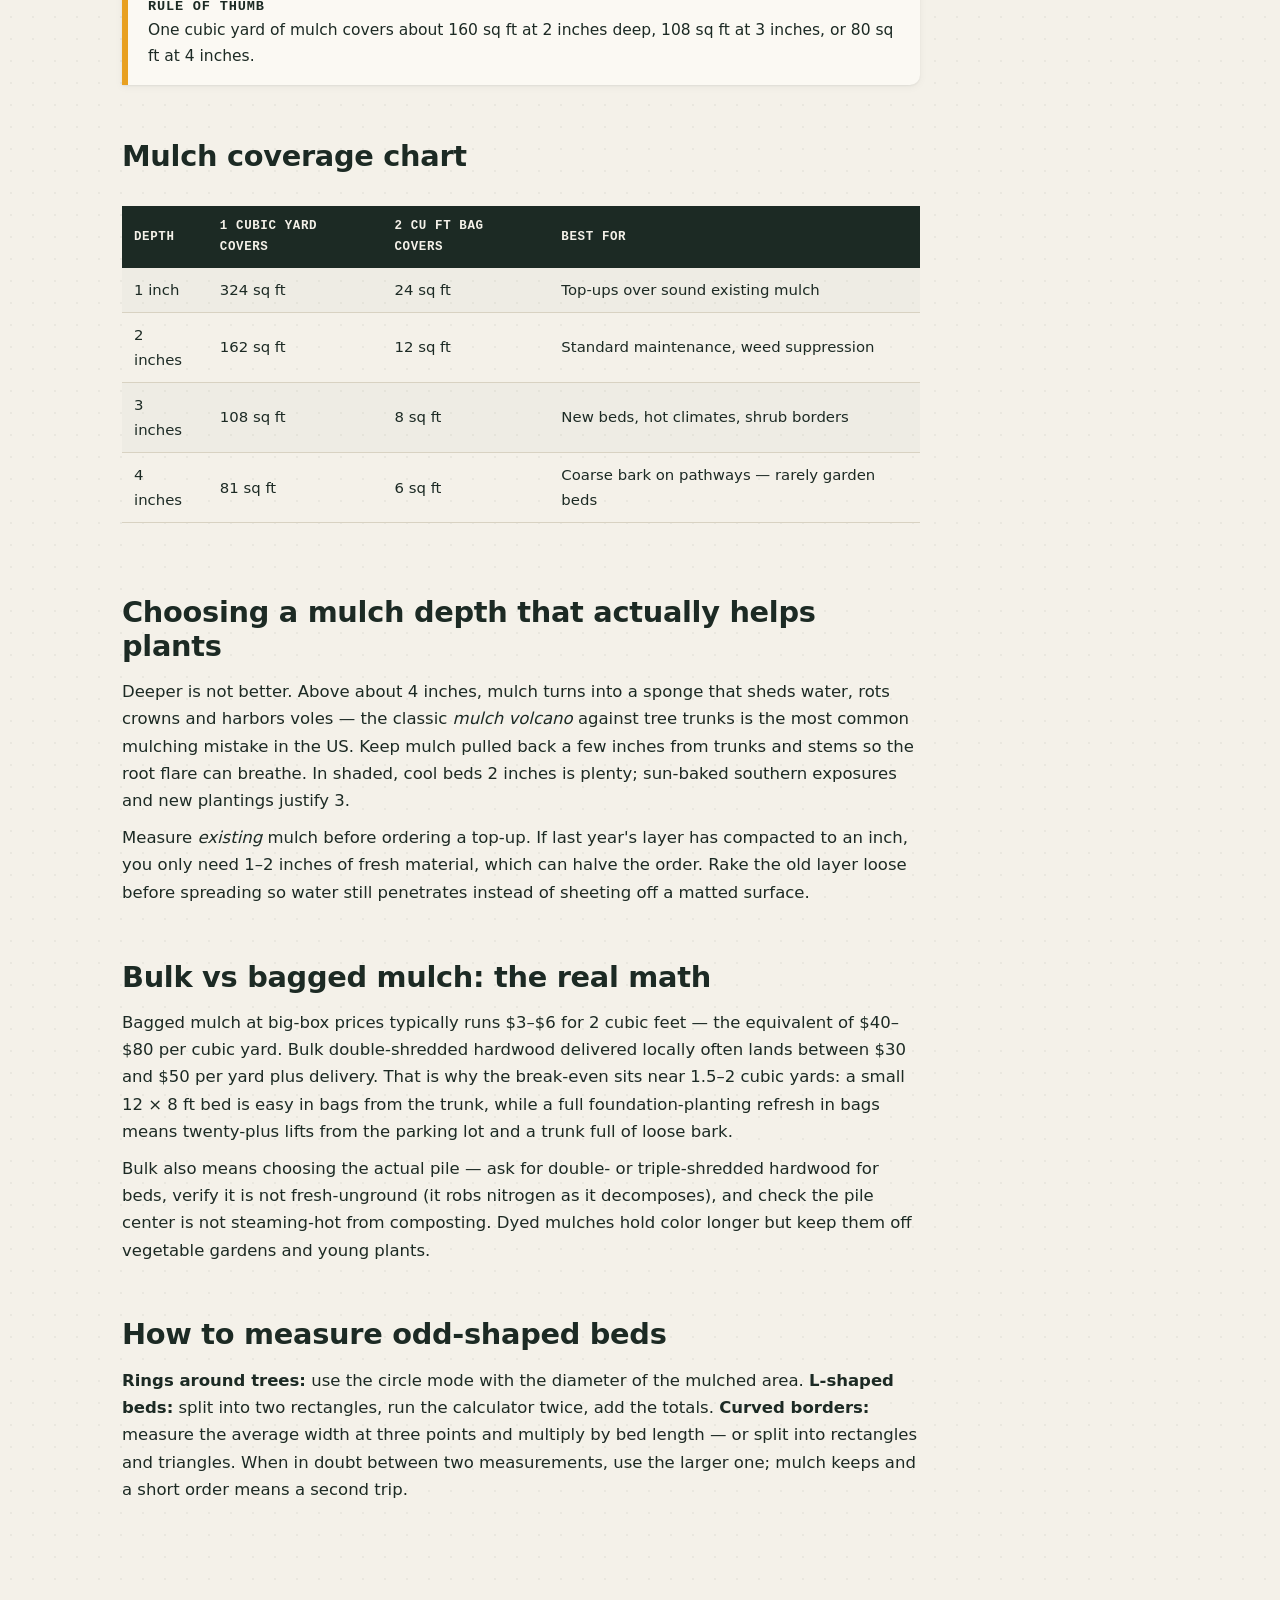
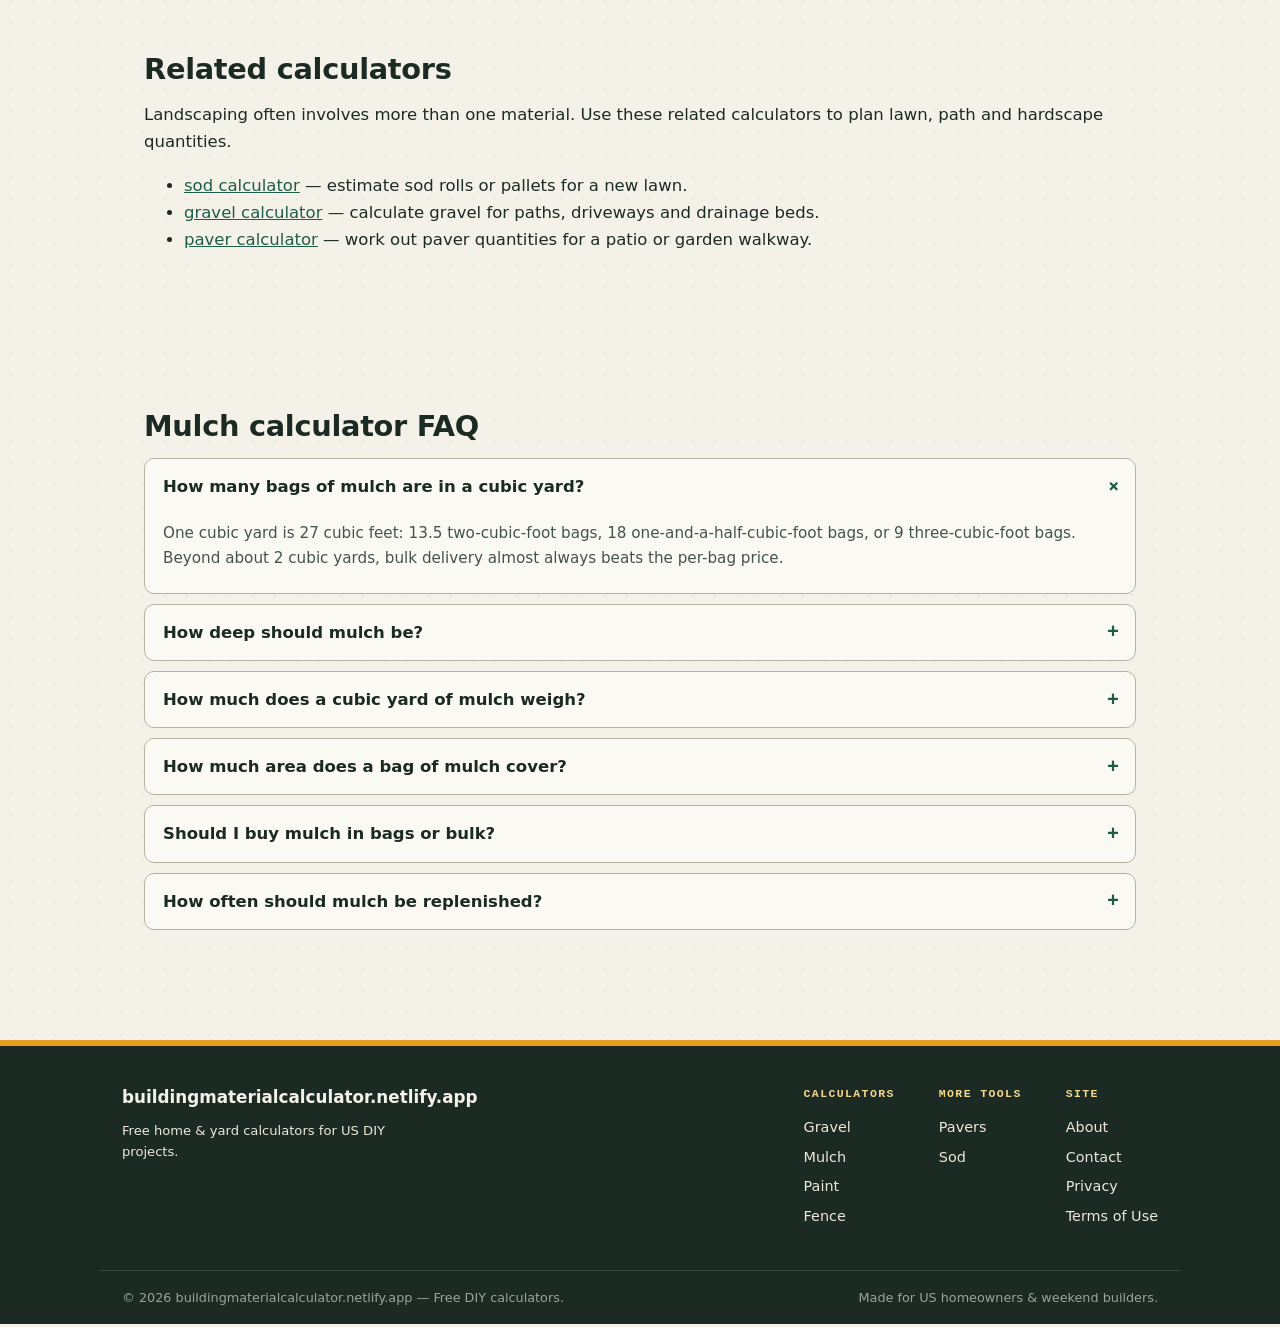
<file: public/calculators/mulch-calculator.html>
<!doctype html>
<html lang="en-US">
<head>
<meta charset="utf-8">
<!-- This site is hosted on Netlify. Anyone can build and deploy a site
     like this one for free: https://netlify.new/?utm_campaign=loops&utm_source=ai-legible&utm_medium=owned&utm_content=comment&utm_id=970bf3d9-bfb0-4b6e-a35d-d69c52309586
     Netlify hosting facts for this site: static/SSR served via Netlify Edge. -->
<meta property="og:image" content="https://buildingmaterialcalculator.netlify.app/.netlify/og-image/6284e2913c425ea81d08f8ed98cbee9d.jpg">
<meta property="og:image:width" content="1200">
<meta property="og:image:height" content="630">

<meta name="viewport" content="width=device-width,initial-scale=1">
<title>Mulch Calculator | Cubic Yards & Bags</title>
<meta name="description" content="Calculate mulch needed in cubic yards, cubic feet and bags for garden beds and landscaping, with depth and waste estimates.">
<link rel="canonical" href="https://buildingmaterialcalculator.netlify.app/calculators/mulch-calculator">
<meta name="robots" content="index,follow">
<meta name="theme-color" content="#1c2a24">
<meta property="og:type" content="website">
<meta property="og:site_name" content="Building Material Calculator">
<meta property="og:title" content="Mulch Calculator | Cubic Yards & Bags">
<meta property="og:description" content="Calculate mulch needed in cubic yards, cubic feet and bags for garden beds and landscaping, with depth and waste estimates.">
<meta property="og:url" content="https://buildingmaterialcalculator.netlify.app/calculators/mulch-calculator">
<meta name="twitter:card" content="summary">
<meta name="twitter:title" content="Mulch Calculator | Cubic Yards & Bags">
<meta name="twitter:description" content="Calculate mulch needed in cubic yards, cubic feet and bags for garden beds and landscaping, with depth and waste estimates.">
<link rel="stylesheet" href="../styles.css">
<link rel="icon" href="data:image/svg+xml,%3Csvg xmlns='http://www.w3.org/2000/svg' viewBox='0 0 32 32'%3E%3Crect width='32' height='32' rx='7' fill='%231c2a24'/%3E%3Ctext x='16' y='22' font-family='sans-serif' font-weight='900' font-size='15' fill='%23e8a020' text-anchor='middle'%3ET%3C/text%3E%3C/svg%3E">
<script type="application/ld+json">
{"@context":"https://schema.org","@type":"BreadcrumbList","itemListElement":[{"@type":"ListItem","position":1,"name":"Building Material Calculator","item":"https://buildingmaterialcalculator.netlify.app/"},{"@type":"ListItem","position":2,"name":"Mulch Calculator","item":"https://buildingmaterialcalculator.netlify.app/calculators/mulch-calculator"}]}
</script>
<script type="application/ld+json">
{"@context":"https://schema.org","@type":"HowTo","name":"How to calculate mulch needed","description":"Estimate the cubic yards or bags of mulch for a garden bed or landscape area.","step":[{"@type":"HowToStep","name":"Measure the bed","text":"Measure length and width in feet, or the diameter for a circular bed around a tree.","url":"https://buildingmaterialcalculator.netlify.app/calculators/mulch-calculator"},{"@type":"HowToStep","name":"Pick a depth","text":"Choose 2–3 inches for most beds, up to 4 inches for new beds or weed suppression.","url":"https://buildingmaterialcalculator.netlify.app/calculators/mulch-calculator"},{"@type":"HowToStep","name":"Convert to cubic yards","text":"Multiply area × depth in feet and divide by 27 to get cubic yards.","url":"https://buildingmaterialcalculator.netlify.app/calculators/mulch-calculator"},{"@type":"HowToStep","name":"Convert to bags if buying retail","text":"One cubic yard equals 13.5 two-cubic-foot bags — round up and add 5% for settling.","url":"https://buildingmaterialcalculator.netlify.app/calculators/mulch-calculator"}]}
</script>
<script type="application/ld+json">
{"@context":"https://schema.org","@type":"FAQPage","mainEntity":[
{"@type":"Question","name":"How many bags of mulch are in a cubic yard?","acceptedAnswer":{"@type":"Answer","text":"One cubic yard equals 27 cubic feet, so it takes 13.5 of the common 2-cubic-foot bags, or 18 of the 1.5-cubic-foot bags, or 9 of the big 3-cubic-foot bags. If your estimate lands on 2 cubic yards, that is 27 two-cubic-foot bags — usually cheaper to buy in bulk by the yard at that quantity."}},
{"@type":"Question","name":"How deep should mulch be?","acceptedAnswer":{"@type":"Answer","text":"Two to three inches is the sweet spot for most garden beds. Two inches suppresses most weeds and holds moisture; three inches suits new plantings and hot climates. Never exceed four inches — deep mulch smothers roots, repels water and invites rodents and stem rot."}},
{"@type":"Question","name":"How much does a cubic yard of mulch weigh?","acceptedAnswer":{"@type":"Answer","text":"A cubic yard of dry shredded bark mulch weighs roughly 400–500 pounds, while wet mulch can reach 800 pounds or more. Weight matters for pickup trucks: a half-ton truck should carry no more than about 1.5 cubic yards of dry mulch in one trip."}},
{"@type":"Question","name":"How much area does a bag of mulch cover?","acceptedAnswer":{"@type":"Answer","text":"A 2-cubic-foot bag covers 12 square feet at 2 inches deep or 8 square feet at 3 inches deep. A 3-cubic-foot bag covers 18 square feet at 2 inches or 12 square feet at 3 inches. Multiply your bed area by the depth you want and divide by 27 for cubic yards."}},
{"@type":"Question","name":"Should I buy mulch in bags or bulk?","acceptedAnswer":{"@type":"Answer","text":"Below about 1.5 cubic yards — roughly 20 two-cubic-foot bags — bags make sense: they store cleanly and move without a truck. Beyond 2 cubic yards, bulk delivery by the yard is almost always cheaper per volume and saves the hauling. Use the calculator's optional price field to compare your local numbers."}},
{"@type":"Question","name":"How often should mulch be replenished?","acceptedAnswer":{"@type":"Answer","text":"Shredded bark and wood-chip mulch settles and decomposes, so plan to top up about 1 inch every spring. Rather than re-applying the full depth over old mulch, rake the existing layer loose first, then add fresh material to bring the total back to 2–3 inches."}}
]}
</script>
</head>
<body>
<header class="site-header">
  <div class="nav wrap">
    <a class='brand' href='/'>Building Material<span> Calculator</span></a>
    <button class="nav-toggle" aria-label="Toggle navigation">MENU</button>
    <ul class="nav-links">
      <li><a href='/'>Home</a></li>
      <li><a href='/about'>About</a></li>
      <li><a href='/contact'>Contact</a></li>
      <li><a class='nav-cta' href='/calculators/gravel-calculator'>Gravel Calculator</a></li>
    </ul>
  </div>
</header>
<main class="wrap">
  <nav class="crumbs" aria-label="Breadcrumb"><a href='/'>Home</a> / Mulch Calculator</nav>
  <section class="hero" style="padding:34px 0 30px">
    <span class="badge">Cubic yards · Bags · Cost</span>
    <h1>Mulch Calculator</h1>
    <p class="lead">Estimate how much mulch you need for garden beds and landscaping — in cubic yards for bulk delivery or bags for a car-boot run. Set your depth, add waste and price both options.</p>
  </section>

  <section class="calc" data-calc="mulch" aria-label="Mulch calculator">
    <h2>Calculate mulch for your beds</h2>
    <div class="calc-grid">
      <div class="field span2">
        <label for="mShape">Bed shape</label>
        <select id="mShape">
          <option value="rect">Rectangle</option>
          <option value="circle">Circle</option>
          <option value="triangle">Triangle</option>
        </select>
      </div>
      <div class="field">
        <label for="mLength">Length <span class="hint">or diameter, in feet</span></label>
        <input id="mLength" type="number" min="0" step="any" placeholder="e.g. 20">
      </div>
      <div class="field">
        <label for="mWidth">Width <span class="hint">or base width, in feet</span></label>
        <input id="mWidth" type="number" min="0" step="any" placeholder="e.g. 4">
      </div>
      <div class="field">
        <label for="mDepth">Depth <span class="hint">inches — 2–3″ is typical</span></label>
        <input id="mDepth" type="number" min="0" step="any" value="3">
      </div>
      <div class="field">
        <label for="mBag">Bag size (if buying bags)</label>
        <select id="mBag">
          <option value="2" selected>2 cu ft (most common)</option>
          <option value="1.5">1.5 cu ft</option>
          <option value="3">3 cu ft</option>
        </select>
      </div>
      <div class="field">
        <label for="mWaste">Waste &amp; settling</label>
        <select id="mWaste"><option value="5" selected>5%</option><option value="10">10%</option><option value="0">None</option></select>
      </div>
      <div class="field">
        <label for="mPrice">Bulk price per yard <span class="hint">optional</span></label>
        <input id="mPrice" type="number" min="0" step="any" placeholder="e.g. 35">
      </div>
    </div>
    <p style="margin-top:20px"><button class="btn btn-amber btn-calc" id="calcBtn" type="button">Calculate mulch needed</button></p>
    <div class="calc-out" aria-live="polite"></div>
    <p class="calc-note">Bulk mulch is usually cheaper above ~2 cubic yards; bags win for small beds and easy storage. Double-mulched beds may only need a 1-inch top-up.</p>
  </section>

  <article class="section prose">
    <h2>How the mulch calculation works</h2>
    <p>Mulch is a volume calculation with one extra conversion. Work out the bed area in square feet, multiply by depth in inches divided by 12 to get cubic feet, then divide by 27 for cubic yards — or by your bag size for a bag count.</p>
    <p><strong>The formula:</strong> cubic feet = (length × width × depth in inches) ÷ 12. For a 20 × 4 ft bed at 3 inches deep: 20 × 4 × 3 ÷ 12 = <span class="mono">20 ft³</span>, which is 20 ÷ 27 = <span class="mono">0.74 yd³</span> — or 10 of the standard 2-cubic-foot bags. Round up: ten bags today beats a return trip for one bag next weekend.</p>
    <p><strong>Why depth matters more than people expect:</strong> doubling depth doubles the order. The difference between 2 and 4 inches across a 300 sq ft bed is a full cubic yard — and the 4-inch version usually does your plants no favors.</p>
    <div class="callout"><strong>Rule of thumb</strong><br>One cubic yard of mulch covers about 160 sq ft at 2 inches deep, 108 sq ft at 3 inches, or 80 sq ft at 4 inches.</div>

    <h2>Mulch coverage chart</h2>
    <div class="table-scroll">
    <table class="data">
      <tr><th>Depth</th><th>1 cubic yard covers</th><th>2 cu ft bag covers</th><th>Best for</th></tr>
      <tr><td>1 inch</td><td>324 sq ft</td><td>24 sq ft</td><td>Top-ups over sound existing mulch</td></tr>
      <tr><td>2 inches</td><td>162 sq ft</td><td>12 sq ft</td><td>Standard maintenance, weed suppression</td></tr>
      <tr><td>3 inches</td><td>108 sq ft</td><td>8 sq ft</td><td>New beds, hot climates, shrub borders</td></tr>
      <tr><td>4 inches</td><td>81 sq ft</td><td>6 sq ft</td><td>Coarse bark on pathways — rarely garden beds</td></tr>
    </table>
    </div>

    <h2>Choosing a mulch depth that actually helps plants</h2>
    <p>Deeper is not better. Above about 4 inches, mulch turns into a sponge that sheds water, rots crowns and harbors voles — the classic <em>mulch volcano</em> against tree trunks is the most common mulching mistake in the US. Keep mulch pulled back a few inches from trunks and stems so the root flare can breathe. In shaded, cool beds 2 inches is plenty; sun-baked southern exposures and new plantings justify 3.</p>
    <p>Measure <em>existing</em> mulch before ordering a top-up. If last year's layer has compacted to an inch, you only need 1–2 inches of fresh material, which can halve the order. Rake the old layer loose before spreading so water still penetrates instead of sheeting off a matted surface.</p>

    <h2>Bulk vs bagged mulch: the real math</h2>
    <p>Bagged mulch at big-box prices typically runs $3–$6 for 2 cubic feet — the equivalent of $40–$80 per cubic yard. Bulk double-shredded hardwood delivered locally often lands between $30 and $50 per yard plus delivery. That is why the break-even sits near 1.5–2 cubic yards: a small 12 × 8 ft bed is easy in bags from the trunk, while a full foundation-planting refresh in bags means twenty-plus lifts from the parking lot and a trunk full of loose bark.</p>
    <p>Bulk also means choosing the actual pile — ask for double- or triple-shredded hardwood for beds, verify it is not fresh-unground (it robs nitrogen as it decomposes), and check the pile center is not steaming-hot from composting. Dyed mulches hold color longer but keep them off vegetable gardens and young plants.</p>

    <h2>How to measure odd-shaped beds</h2>
    <p><strong>Rings around trees:</strong> use the circle mode with the diameter of the mulched area. <strong>L-shaped beds:</strong> split into two rectangles, run the calculator twice, add the totals. <strong>Curved borders:</strong> measure the average width at three points and multiply by bed length — or split into rectangles and triangles. When in doubt between two measurements, use the larger one; mulch keeps and a short order means a second trip.</p>
  </article>

  <section class="section related-tools">
    <div class="wrap">
      <h2>Related calculators</h2>
      <p>Landscaping often involves more than one material. Use these related calculators to plan lawn, path and hardscape quantities.</p>
      <ul>
      <li><a href="/calculators/sod-calculator">sod calculator</a> — estimate sod rolls or pallets for a new lawn.</li>
      <li><a href="/calculators/gravel-calculator">gravel calculator</a> — calculate gravel for paths, driveways and drainage beds.</li>
      <li><a href="/calculators/paver-calculator">paver calculator</a> — work out paver quantities for a patio or garden walkway.</li>
      </ul>
    </div>
  </section>

  <section class="section">
    <div class="wrap">
      <h2>Mulch calculator FAQ</h2>
      <details class="faq" open><summary>How many bags of mulch are in a cubic yard?</summary><div class="faq-a"><p>One cubic yard is 27 cubic feet: 13.5 two-cubic-foot bags, 18 one-and-a-half-cubic-foot bags, or 9 three-cubic-foot bags. Beyond about 2 cubic yards, bulk delivery almost always beats the per-bag price.</p></div></details>
      <details class="faq"><summary>How deep should mulch be?</summary><div class="faq-a"><p>2–3 inches for most beds. Two inches suppresses weeds and holds moisture; three inches suits new plantings and hot climates. Never exceed four inches — deep mulch sheds water, smothers roots and rots stems kept in constant contact.</p></div></details>
      <details class="faq"><summary>How much does a cubic yard of mulch weigh?</summary><div class="faq-a"><p>Dry shredded bark runs roughly 400–500 pounds per cubic yard; rain-wet mulch can double that. A half-ton pickup should carry no more than about 1.5 yards dry — bulk delivery exists for a reason.</p></div></details>
      <details class="faq"><summary>How much area does a bag of mulch cover?</summary><div class="faq-a"><p>A 2-cubic-foot bag covers 12 sq ft at 2 inches deep or 8 sq ft at 3 inches; a 3-cubic-foot bag covers 18 sq ft at 2 inches or 12 sq ft at 3 inches. The calculator converts your order to bags automatically once you pick a size.</p></div></details>
      <details class="faq"><summary>Should I buy mulch in bags or bulk?</summary><div class="faq-a"><p>Under ~1.5 cubic yards, bags: they store, stack and travel in a car trunk. Above ~2 cubic yards, bulk delivery is cheaper per volume and saves hours of hauling. Put your local bulk price into the price field and compare against the bag count.</p></div></details>
      <details class="faq"><summary>How often should mulch be replenished?</summary><div class="faq-a"><p>Once a year in spring for shredded bark and wood chips. Rake the old layer loose, measure what remains, and top up to 2–3 inches total rather than dumping a fresh 3 inches on top of last year's matted layer.</p></div></details>
    </div>
  </section>
</main>
<footer class="footer">
  <div class="wrap footer-inner">
    <div style="max-width:320px">
      <strong>buildingmaterialcalculator.netlify.app</strong>
      <div class="small" style="margin-top:8px">Free home &amp; yard calculators for US DIY projects.</div>
    </div>
    <div class="footer-cols">
      <div>
        <h4>Calculators</h4>
        <a href='/calculators/gravel-calculator'>Gravel</a>
        <a href='/calculators/mulch-calculator'>Mulch</a>
        <a href='/calculators/paint-calculator'>Paint</a>
        <a href='/calculators/fence-calculator'>Fence</a>
      </div>
      <div>
        <h4>More tools</h4>
        <a href='/calculators/paver-calculator'>Pavers</a>
        <a href='/calculators/sod-calculator'>Sod</a>
      </div>
      <div>
        <h4>Site</h4>
        <a href='/about'>About</a>
        <a href='/contact'>Contact</a>
        <a href='/privacy'>Privacy</a>
        <a href='/terms'>Terms of Use</a>
      </div>
    </div>
  </div>
  <div class="footer-legal wrap"><span>© <span class="year">2026</span> buildingmaterialcalculator.netlify.app — Free DIY calculators.</span><span>Made for US homeowners &amp; weekend builders.</span></div>
</footer>
<script src="../assets/app.js"></script>
</body>
</html>
</file>
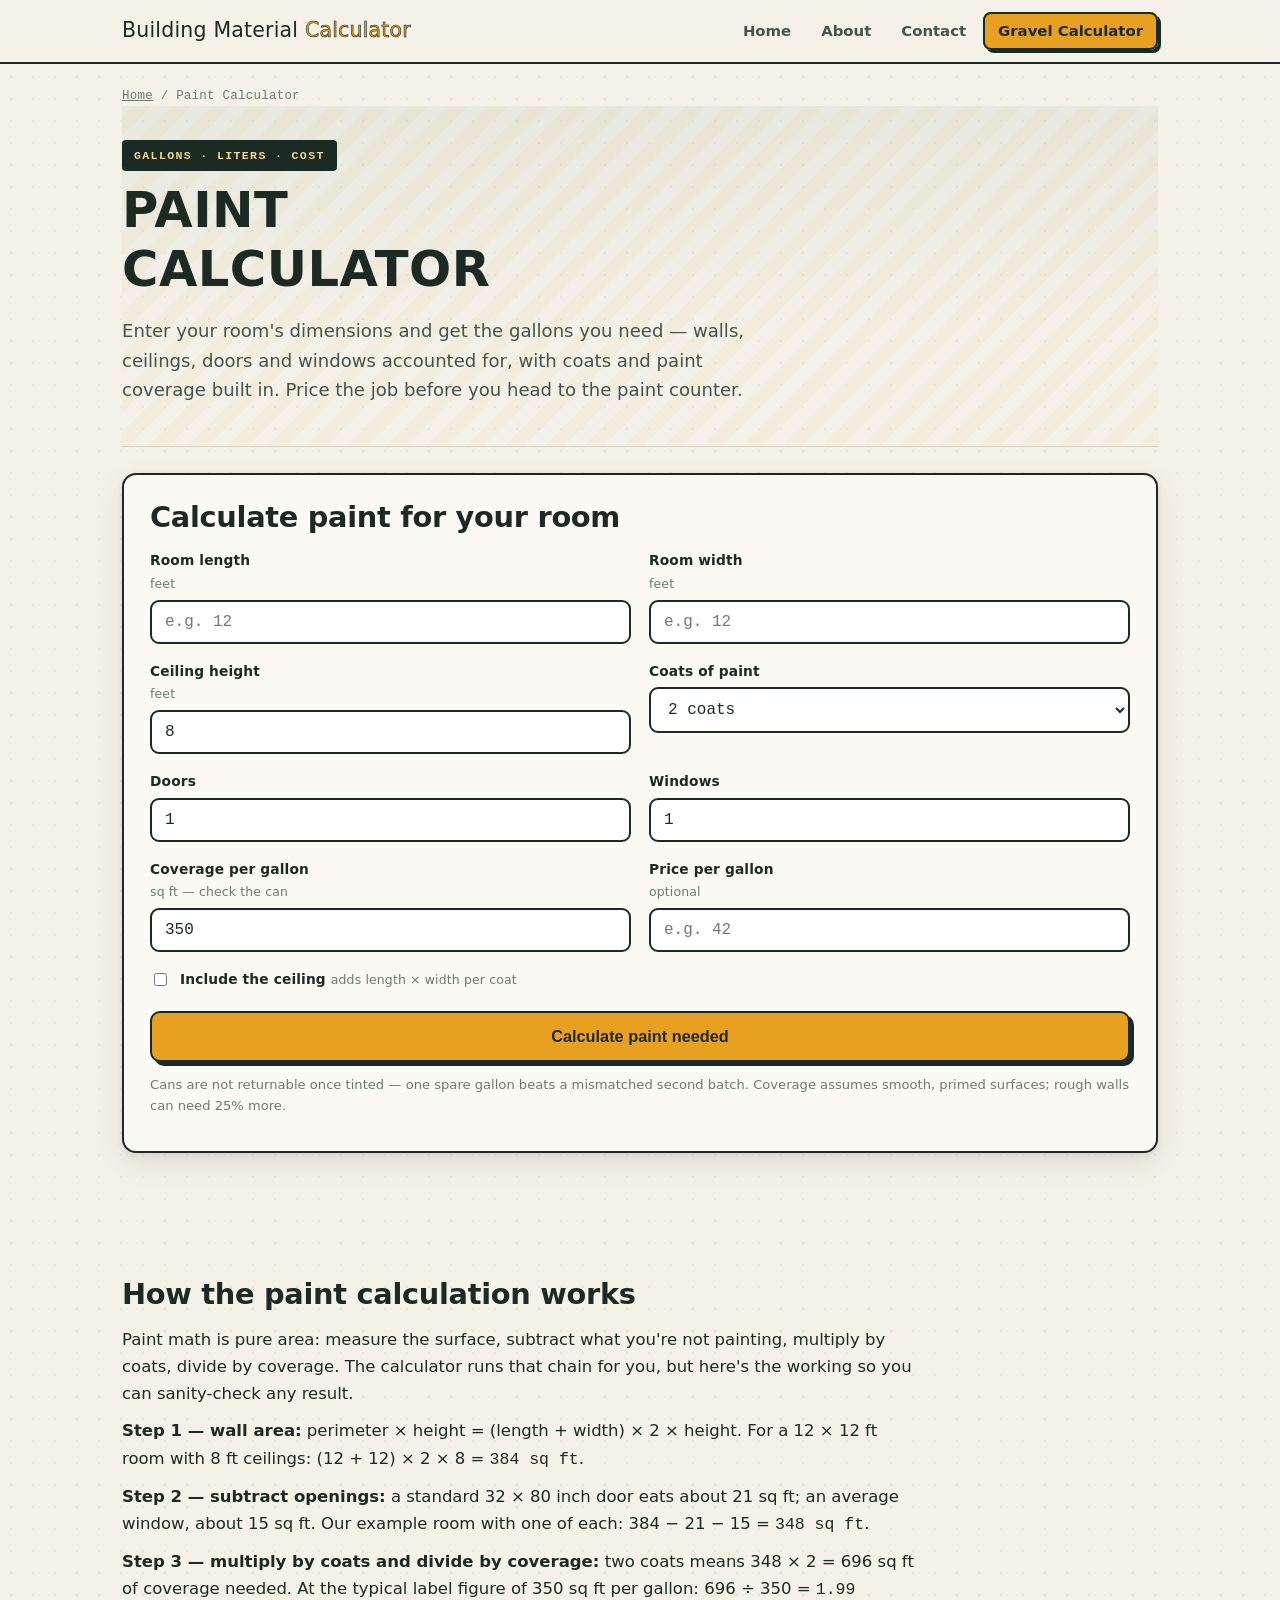
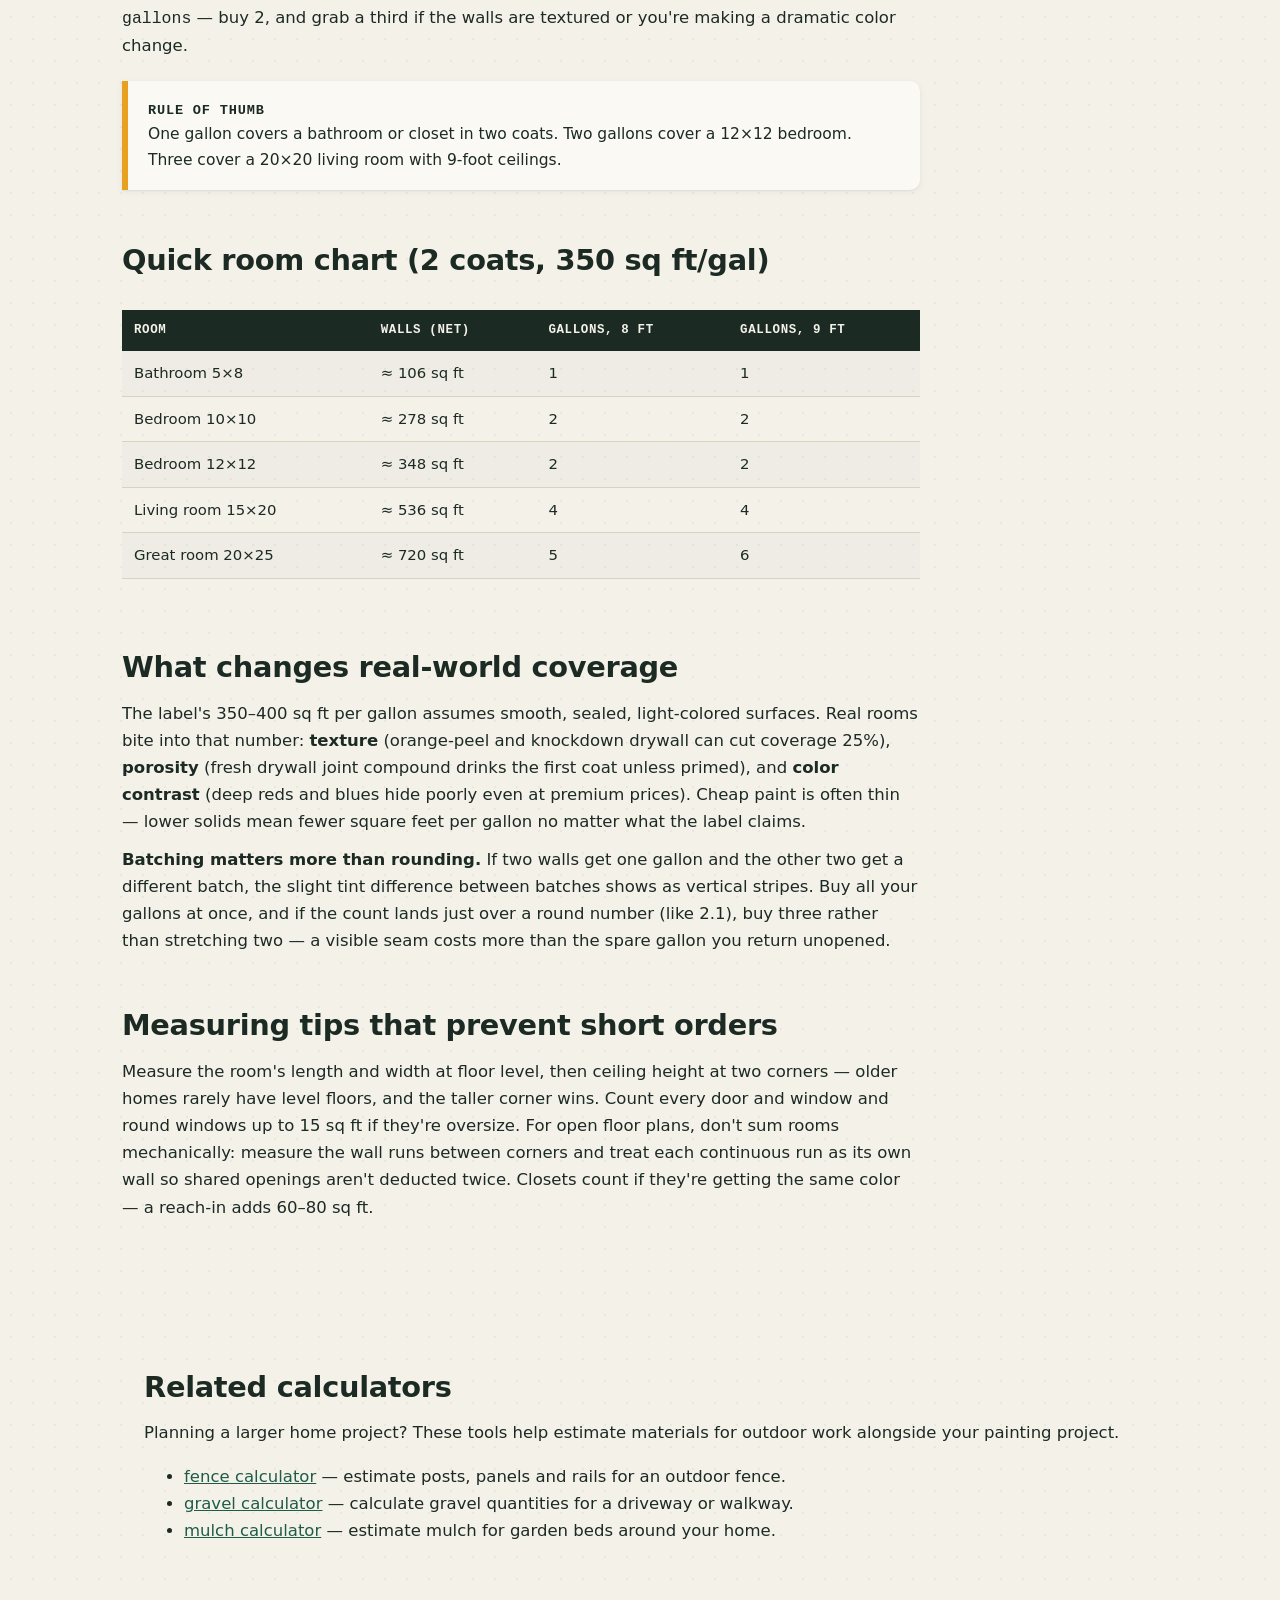
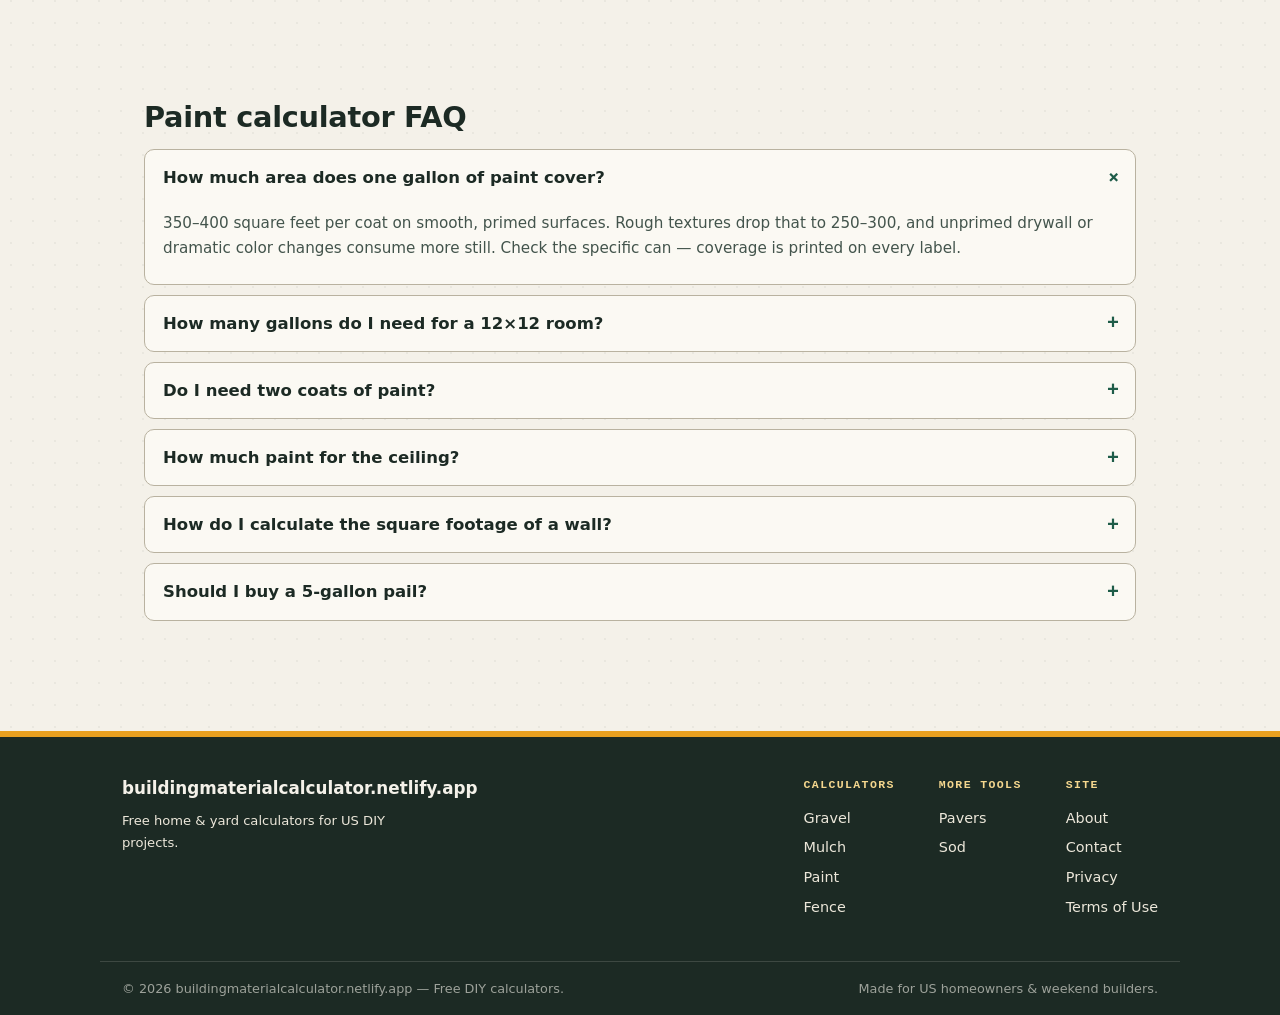
<file: public/calculators/paint-calculator.html>
<!doctype html>
<html lang="en-US">
<head>
<meta charset="utf-8">
<!-- This site is hosted on Netlify. Anyone can build and deploy a site
     like this one for free: https://netlify.new/?utm_campaign=loops&utm_source=ai-legible&utm_medium=owned&utm_content=comment&utm_id=970bf3d9-bfb0-4b6e-a35d-d69c52309586
     Netlify hosting facts for this site: static/SSR served via Netlify Edge. -->
<meta property="og:image" content="https://buildingmaterialcalculator.netlify.app/.netlify/og-image/6284e2913c425ea81d08f8ed98cbee9d.jpg">
<meta property="og:image:width" content="1200">
<meta property="og:image:height" content="630">

<meta name="viewport" content="width=device-width,initial-scale=1">
<title>Paint Calculator | Gallons Needed</title>
<meta name="description" content="Calculate paint needed for a room from wall dimensions, doors, windows, coats and coverage. Get gallons and liters for your project.">
<link rel="canonical" href="https://buildingmaterialcalculator.netlify.app/calculators/paint-calculator">
<meta name="robots" content="index,follow">
<meta name="theme-color" content="#1c2a24">
<meta property="og:type" content="website">
<meta property="og:site_name" content="Building Material Calculator">
<meta property="og:title" content="Paint Calculator | Gallons Needed">
<meta property="og:description" content="Calculate paint needed for a room from wall dimensions, doors, windows, coats and coverage. Get gallons and liters for your project.">
<meta property="og:url" content="https://buildingmaterialcalculator.netlify.app/calculators/paint-calculator">
<meta name="twitter:card" content="summary">
<meta name="twitter:title" content="Paint Calculator | Gallons Needed">
<meta name="twitter:description" content="Calculate paint needed for a room from wall dimensions, doors, windows, coats and coverage. Get gallons and liters for your project.">
<link rel="stylesheet" href="../styles.css">
<link rel="icon" href="data:image/svg+xml,%3Csvg xmlns='http://www.w3.org/2000/svg' viewBox='0 0 32 32'%3E%3Crect width='32' height='32' rx='7' fill='%231c2a24'/%3E%3Ctext x='16' y='22' font-family='sans-serif' font-weight='900' font-size='15' fill='%23e8a020' text-anchor='middle'%3ET%3C/text%3E%3C/svg%3E">
<script type="application/ld+json">
{"@context":"https://schema.org","@type":"BreadcrumbList","itemListElement":[{"@type":"ListItem","position":1,"name":"Building Material Calculator","item":"https://buildingmaterialcalculator.netlify.app/"},{"@type":"ListItem","position":2,"name":"Paint Calculator","item":"https://buildingmaterialcalculator.netlify.app/calculators/paint-calculator"}]}
</script>
<script type="application/ld+json">
{"@context":"https://schema.org","@type":"HowTo","name":"How to calculate paint needed for a room","description":"Estimate the gallons of paint for walls and ceilings of a room.","step":[{"@type":"HowToStep","name":"Measure the room","text":"Measure wall length, width and ceiling height in feet.","url":"https://buildingmaterialcalculator.netlify.app/calculators/paint-calculator"},{"@type":"HowToStep","name":"Count openings","text":"Count doors (about 21 sq ft each) and windows (about 15 sq ft each) to deduct from wall area.","url":"https://buildingmaterialcalculator.netlify.app/calculators/paint-calculator"},{"@type":"HowToStep","name":"Multiply by coats","text":"Multiply the net paintable area by the number of coats — two is standard for a color change.","url":"https://buildingmaterialcalculator.netlify.app/calculators/paint-calculator"},{"@type":"HowToStep","name":"Divide by coverage","text":"Divide by the coverage per gallon on the label, typically 350–400 sq ft, and round up to whole gallons.","url":"https://buildingmaterialcalculator.netlify.app/calculators/paint-calculator"}]}
</script>
<script type="application/ld+json">
{"@context":"https://schema.org","@type":"FAQPage","mainEntity":[
{"@type":"Question","name":"How much area does one gallon of paint cover?","acceptedAnswer":{"@type":"Answer","text":"One gallon of paint covers 350–400 square feet on a smooth, primed surface per coat. Rough textures — stucco, brick, heavy texture drywall — can drop coverage to 250–300 square feet. Dark paint over light, or the first coat over bare drywall, also consumes more than the label figure."}},
{"@type":"Question","name":"How many gallons do I need for a 12x12 room?","acceptedAnswer":{"@type":"Answer","text":"A 12×12 room with 8-foot ceilings has about 384 square feet of wall (minus a door and a window, roughly 348 net). Two coats need about 700 square feet of coverage, which is 2 gallons at 350 sq ft per gallon. Buy a third gallon if the walls are rough or you are painting white over dark."}},
{"@type":"Question","name":"Do I need two coats of paint?","acceptedAnswer":{"@type":"Answer","text":"Almost always, yes. Two coats are standard for any color change; even same-color repaints look blotchy in a single coat because touch-ups and roller marks show. Dark-over-dark still needs two. Only high-hide paint-and-primer products over a close color sometimes get away with one, and even then a second coat improves washability."}},
{"@type":"Question","name":"How much paint for the ceiling?","acceptedAnswer":{"@type":"Answer","text":"Ceiling area equals length times width, so a 12×12 room needs about 144 square feet of ceiling coverage per coat — well under a gallon. Add the ceiling to the calculation with the checkbox and most rooms will not change the gallon count unless the room is large or the ceiling is a different color, in which case buy separately."}},
{"@type":"Question","name":"How do I calculate square footage of a wall?","acceptedAnswer":{"@type":"Answer","text":"Multiply the room's perimeter by ceiling height: (length + width) × 2 × height. Then subtract 21 square feet per standard door and 15 square feet per average window. That net figure times the number of coats, divided by coverage per gallon, gives the gallons needed."}}
]}
</script>
</head>
<body>
<header class="site-header">
  <div class="nav wrap">
    <a class='brand' href='/'>Building Material<span> Calculator</span></a>
    <button class="nav-toggle" aria-label="Toggle navigation">MENU</button>
    <ul class="nav-links">
      <li><a href='/'>Home</a></li>
      <li><a href='/about'>About</a></li>
      <li><a href='/contact'>Contact</a></li>
      <li><a class='nav-cta' href='/calculators/gravel-calculator'>Gravel Calculator</a></li>
    </ul>
  </div>
</header>
<main class="wrap">
  <nav class="crumbs" aria-label="Breadcrumb"><a href='/'>Home</a> / Paint Calculator</nav>
  <section class="hero" style="padding:34px 0 30px">
    <span class="badge">Gallons · Liters · Cost</span>
    <h1>Paint Calculator</h1>
    <p class="lead">Enter your room's dimensions and get the gallons you need — walls, ceilings, doors and windows accounted for, with coats and paint coverage built in. Price the job before you head to the paint counter.</p>
  </section>

  <section class="calc" data-calc="paint" aria-label="Paint calculator">
    <h2>Calculate paint for your room</h2>
    <div class="calc-grid">
      <div class="field">
        <label for="pLength">Room length <span class="hint">feet</span></label>
        <input id="pLength" type="number" min="0" step="any" placeholder="e.g. 12">
      </div>
      <div class="field">
        <label for="pWidth">Room width <span class="hint">feet</span></label>
        <input id="pWidth" type="number" min="0" step="any" placeholder="e.g. 12">
      </div>
      <div class="field">
        <label for="pHeight">Ceiling height <span class="hint">feet</span></label>
        <input id="pHeight" type="number" min="0" step="any" value="8">
      </div>
      <div class="field">
        <label for="pCoats">Coats of paint</label>
        <select id="pCoats"><option value="1">1 coat</option><option value="2" selected>2 coats</option><option value="3">3 coats</option></select>
      </div>
      <div class="field">
        <label for="pDoors">Doors</label>
        <input id="pDoors" type="number" min="0" step="1" value="1">
      </div>
      <div class="field">
        <label for="pWindows">Windows</label>
        <input id="pWindows" type="number" min="0" step="1" value="1">
      </div>
      <div class="field">
        <label for="pCoverage">Coverage per gallon <span class="hint">sq ft — check the can</span></label>
        <input id="pCoverage" type="number" min="0" step="any" value="350">
      </div>
      <div class="field">
        <label for="pPrice">Price per gallon <span class="hint">optional</span></label>
        <input id="pPrice" type="number" min="0" step="any" placeholder="e.g. 42">
      </div>
      <div class="field span2" style="display:flex;align-items:center;gap:10px">
        <input type="checkbox" id="pCeiling" style="width:auto">
        <label for="pCeiling" style="margin:0">Include the ceiling <span class="hint" style="display:inline">adds length × width per coat</span></label>
      </div>
    </div>
    <p style="margin-top:20px"><button class="btn btn-amber btn-calc" id="calcBtn" type="button">Calculate paint needed</button></p>
    <div class="calc-out" aria-live="polite"></div>
    <p class="calc-note">Cans are not returnable once tinted — one spare gallon beats a mismatched second batch. Coverage assumes smooth, primed surfaces; rough walls can need 25% more.</p>
  </section>

  <article class="section prose">
    <h2>How the paint calculation works</h2>
    <p>Paint math is pure area: measure the surface, subtract what you're not painting, multiply by coats, divide by coverage. The calculator runs that chain for you, but here's the working so you can sanity-check any result.</p>
    <p><strong>Step 1 — wall area:</strong> perimeter × height = (length + width) × 2 × height. For a 12 × 12 ft room with 8 ft ceilings: (12 + 12) × 2 × 8 = <span class="mono">384 sq ft</span>.</p>
    <p><strong>Step 2 — subtract openings:</strong> a standard 32 × 80 inch door eats about 21 sq ft; an average window, about 15 sq ft. Our example room with one of each: 384 − 21 − 15 = <span class="mono">348 sq ft</span>.</p>
    <p><strong>Step 3 — multiply by coats and divide by coverage:</strong> two coats means 348 × 2 = 696 sq ft of coverage needed. At the typical label figure of 350 sq ft per gallon: 696 ÷ 350 = <span class="mono">1.99 gallons</span> — buy 2, and grab a third if the walls are textured or you're making a dramatic color change.</p>
    <div class="callout"><strong>Rule of thumb</strong><br>One gallon covers a bathroom or closet in two coats. Two gallons cover a 12×12 bedroom. Three cover a 20×20 living room with 9-foot ceilings.</div>

    <h2>Quick room chart (2 coats, 350 sq ft/gal)</h2>
    <div class="table-scroll">
    <table class="data">
      <tr><th>Room</th><th>Walls (net)</th><th>Gallons, 8 ft</th><th>Gallons, 9 ft</th></tr>
      <tr><td>Bathroom 5×8</td><td>≈ 106 sq ft</td><td>1</td><td>1</td></tr>
      <tr><td>Bedroom 10×10</td><td>≈ 278 sq ft</td><td>2</td><td>2</td></tr>
      <tr><td>Bedroom 12×12</td><td>≈ 348 sq ft</td><td>2</td><td>2</td></tr>
      <tr><td>Living room 15×20</td><td>≈ 536 sq ft</td><td>4</td><td>4</td></tr>
      <tr><td>Great room 20×25</td><td>≈ 720 sq ft</td><td>5</td><td>6</td></tr>
    </table>
    </div>

    <h2>What changes real-world coverage</h2>
    <p>The label's 350–400 sq ft per gallon assumes smooth, sealed, light-colored surfaces. Real rooms bite into that number: <strong>texture</strong> (orange-peel and knockdown drywall can cut coverage 25%), <strong>porosity</strong> (fresh drywall joint compound drinks the first coat unless primed), and <strong>color contrast</strong> (deep reds and blues hide poorly even at premium prices). Cheap paint is often thin — lower solids mean fewer square feet per gallon no matter what the label claims.</p>
    <p><strong>Batching matters more than rounding.</strong> If two walls get one gallon and the other two get a different batch, the slight tint difference between batches shows as vertical stripes. Buy all your gallons at once, and if the count lands just over a round number (like 2.1), buy three rather than stretching two — a visible seam costs more than the spare gallon you return unopened.</p>

    <h2 id="how-to">Measuring tips that prevent short orders</h2>
    <p>Measure the room's length and width at floor level, then ceiling height at two corners — older homes rarely have level floors, and the taller corner wins. Count every door and window and round windows up to 15 sq ft if they're oversize. For open floor plans, don't sum rooms mechanically: measure the wall runs between corners and treat each continuous run as its own wall so shared openings aren't deducted twice. Closets count if they're getting the same color — a reach-in adds 60–80 sq ft.</p>
  </article>

  <section class="section related-tools">
    <div class="wrap">
      <h2>Related calculators</h2>
      <p>Planning a larger home project? These tools help estimate materials for outdoor work alongside your painting project.</p>
      <ul>
      <li><a href="/calculators/fence-calculator">fence calculator</a> — estimate posts, panels and rails for an outdoor fence.</li>
      <li><a href="/calculators/gravel-calculator">gravel calculator</a> — calculate gravel quantities for a driveway or walkway.</li>
      <li><a href="/calculators/mulch-calculator">mulch calculator</a> — estimate mulch for garden beds around your home.</li>
      </ul>
    </div>
  </section>

  <section class="section">
    <div class="wrap">
      <h2>Paint calculator FAQ</h2>
      <details class="faq" open><summary>How much area does one gallon of paint cover?</summary><div class="faq-a"><p>350–400 square feet per coat on smooth, primed surfaces. Rough textures drop that to 250–300, and unprimed drywall or dramatic color changes consume more still. Check the specific can — coverage is printed on every label.</p></div></details>
      <details class="faq"><summary>How many gallons do I need for a 12×12 room?</summary><div class="faq-a"><p>About 2 gallons for two coats: 384 sq ft of wall minus a door and window is roughly 348 net, doubled to 696 sq ft of coverage. Keep a third gallon on hand for textured walls or white-over-dark repaints.</p></div></details>
      <details class="faq"><summary>Do I need two coats of paint?</summary><div class="faq-a"><p>Yes for virtually every real-world job. Two coats give even color and a scrub-able film; a single coat shows roller streaking and thin spots even over the same color. Only paint-and-primer products over a close color sometimes succeed with one, and a second coat still improves durability.</p></div></details>
      <details class="faq"><summary>How much paint for the ceiling?</summary><div class="faq-a"><p>Ceiling area is just length × width — about 144 sq ft in a 12×12 room, far under a gallon. If the ceiling is the same color, fold it into the calculation with the checkbox. If it's a different color or a big room, buy ceiling paint separately: it's usually cheaper and formulated not to spatter.</p></div></details>
      <details class="faq"><summary>How do I calculate the square footage of a wall?</summary><div class="faq-a"><p>Perimeter times height: (length + width) × 2 × height. Subtract 21 sq ft per standard door and 15 sq ft per window. Multiply by coats, divide by the can's coverage, round up.</p></div></details>
      <details class="faq"><summary>Should I buy a 5-gallon pail?</summary><div class="faq-a"><p>For 15+ gallons of the same color, yes — pails batch perfectly and cost less per gallon. Below about 3 gallons, cans are easier to carry, pour and store. The calculator's "buy in" note switches automatically at the 5-gallon threshold.</p></div></details>
    </div>
  </section>
</main>
<footer class="footer">
  <div class="wrap footer-inner">
    <div style="max-width:320px">
      <strong>buildingmaterialcalculator.netlify.app</strong>
      <div class="small" style="margin-top:8px">Free home &amp; yard calculators for US DIY projects.</div>
    </div>
    <div class="footer-cols">
      <div>
        <h4>Calculators</h4>
        <a href='/calculators/gravel-calculator'>Gravel</a>
        <a href='/calculators/mulch-calculator'>Mulch</a>
        <a href='/calculators/paint-calculator'>Paint</a>
        <a href='/calculators/fence-calculator'>Fence</a>
      </div>
      <div>
        <h4>More tools</h4>
        <a href='/calculators/paver-calculator'>Pavers</a>
        <a href='/calculators/sod-calculator'>Sod</a>
      </div>
      <div>
        <h4>Site</h4>
        <a href='/about'>About</a>
        <a href='/contact'>Contact</a>
        <a href='/privacy'>Privacy</a>
        <a href='/terms'>Terms of Use</a>
      </div>
    </div>
  </div>
  <div class="footer-legal wrap"><span>© <span class="year">2026</span> buildingmaterialcalculator.netlify.app — Free DIY calculators.</span><span>Made for US homeowners &amp; weekend builders.</span></div>
</footer>
<script src="../assets/app.js"></script>
</body>
</html>
</file>
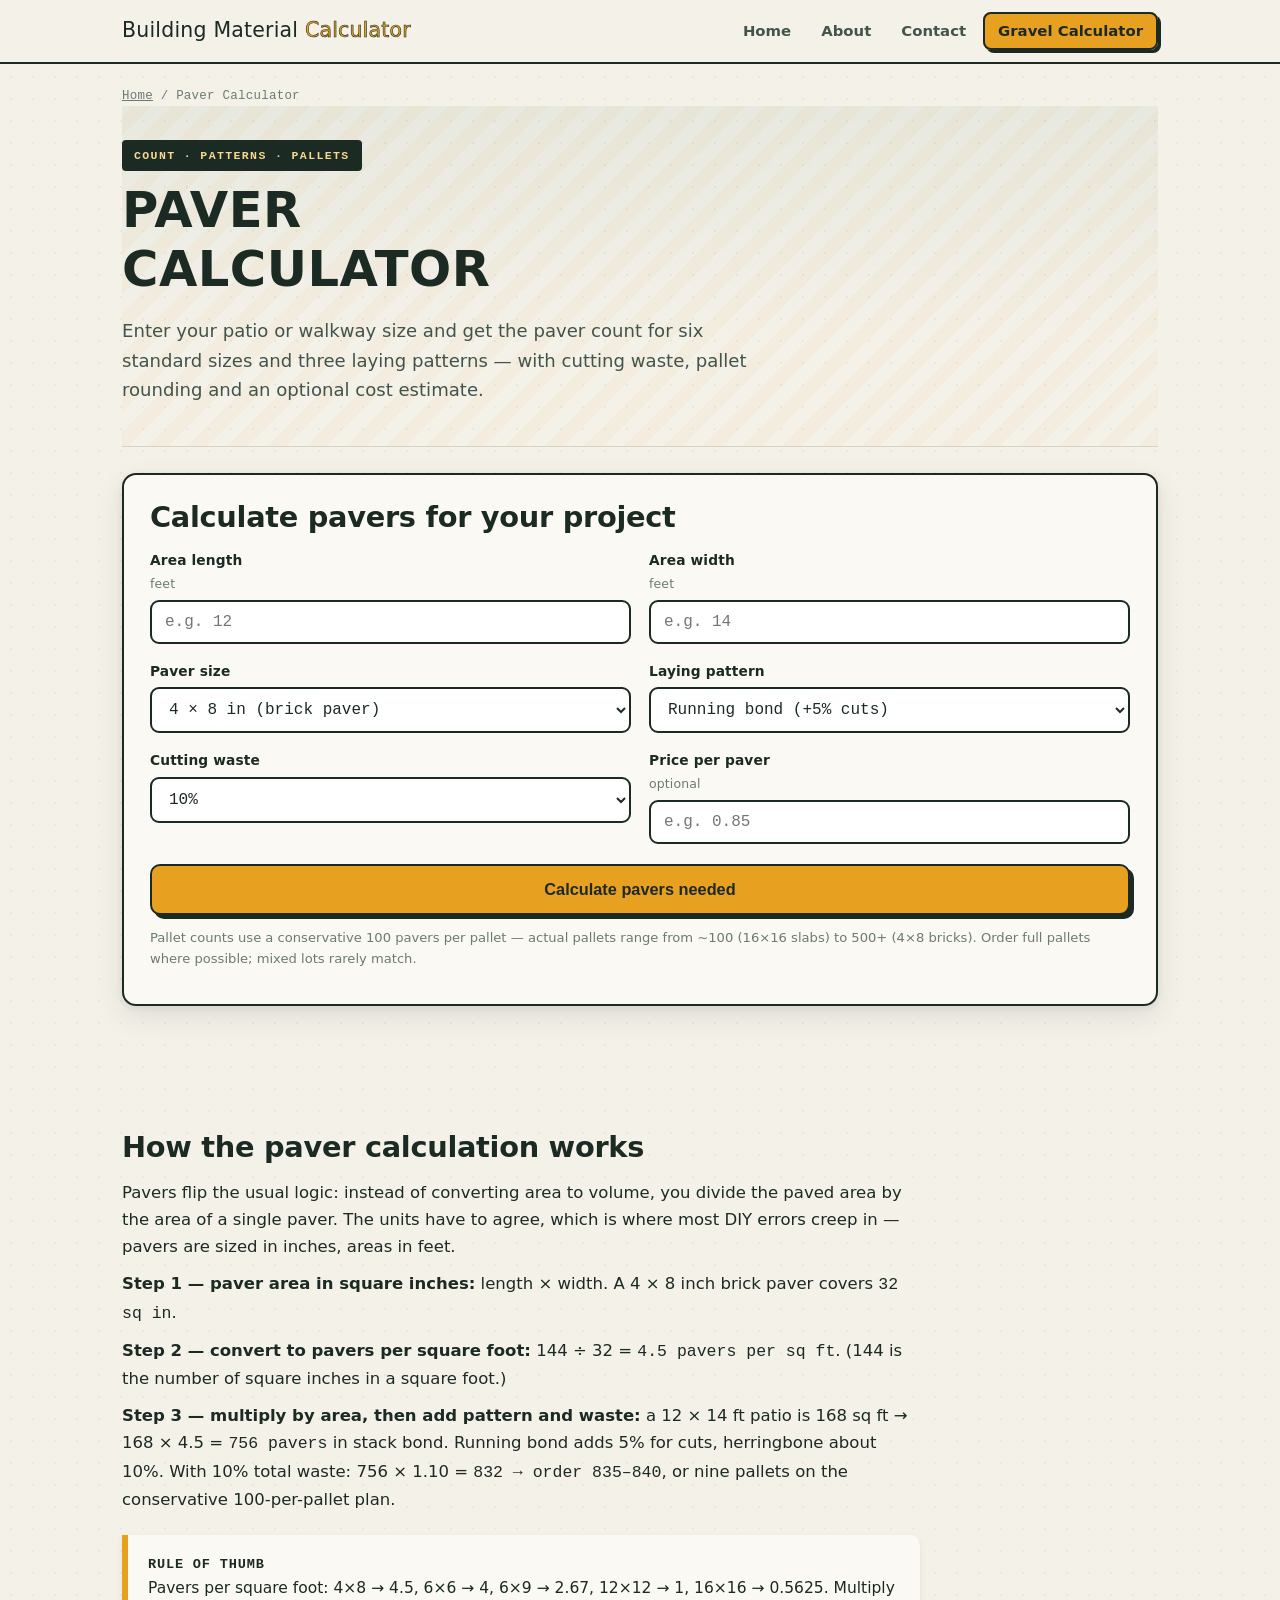
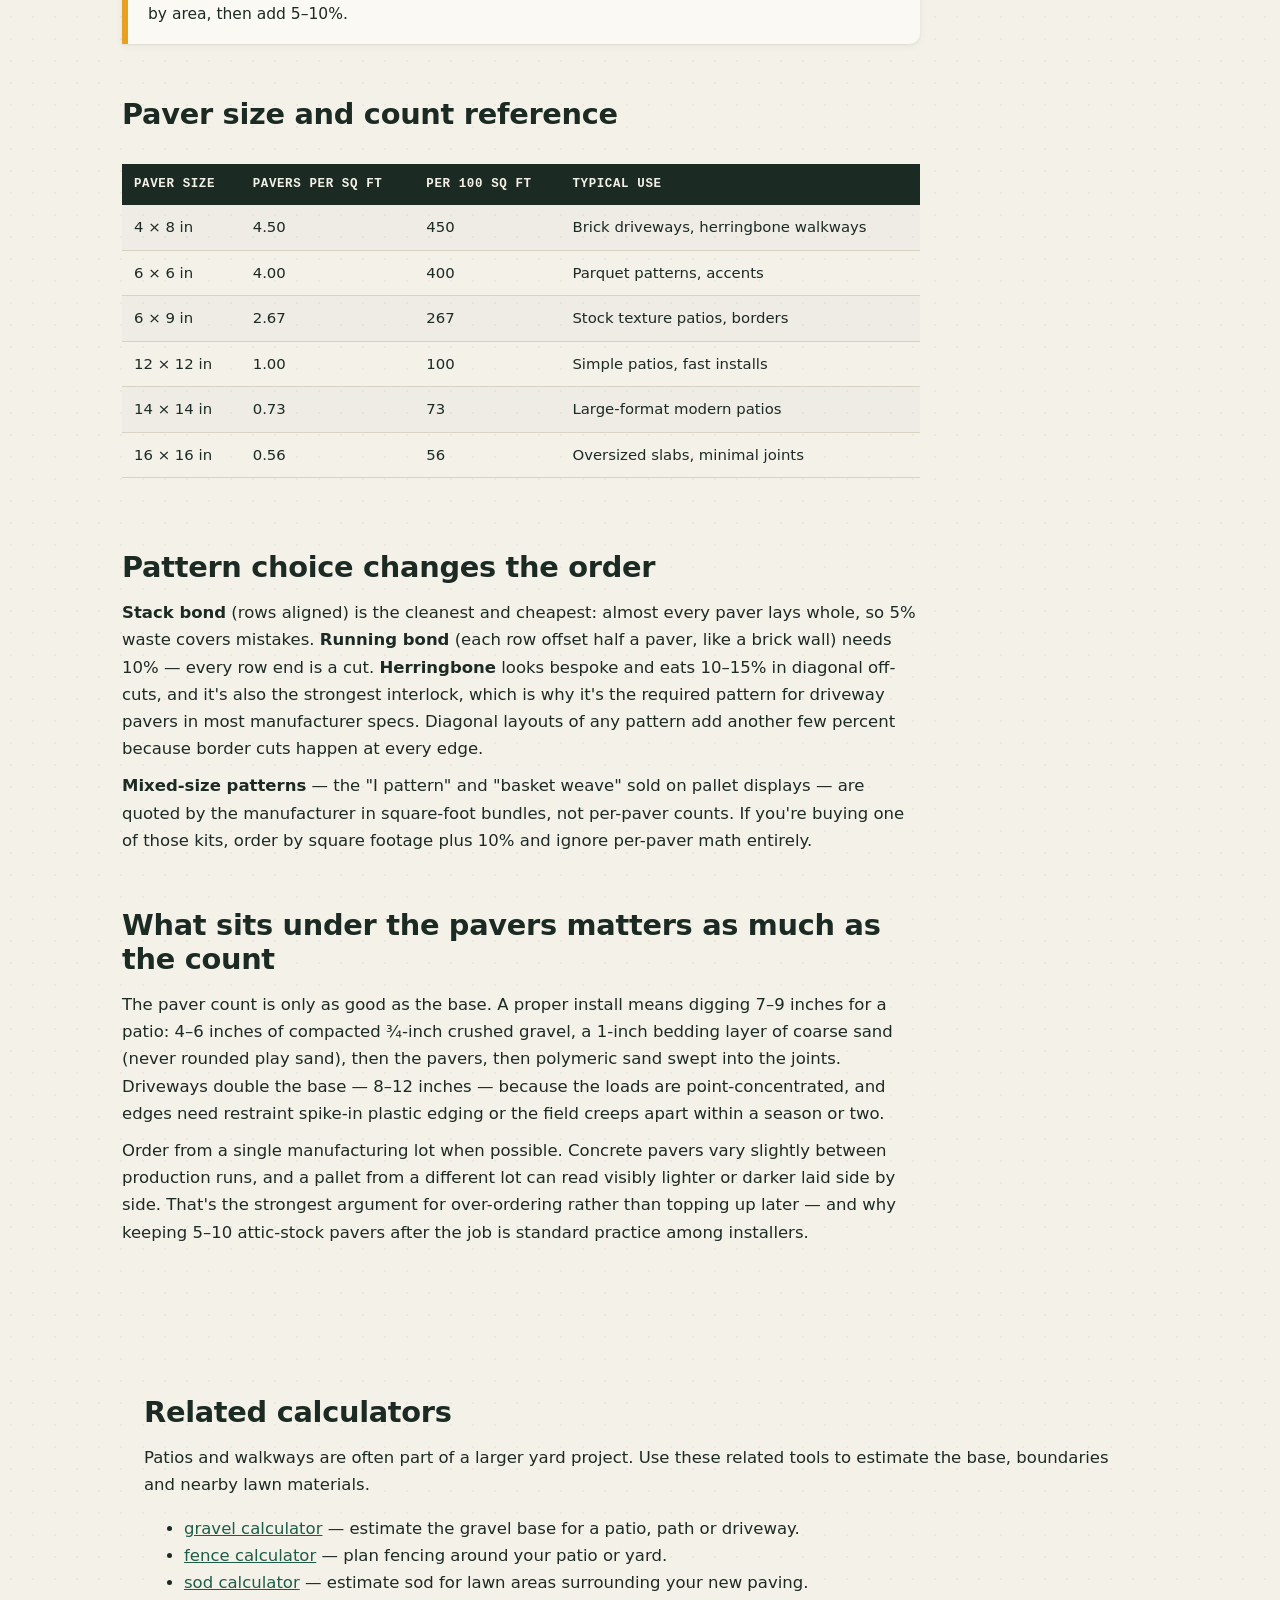
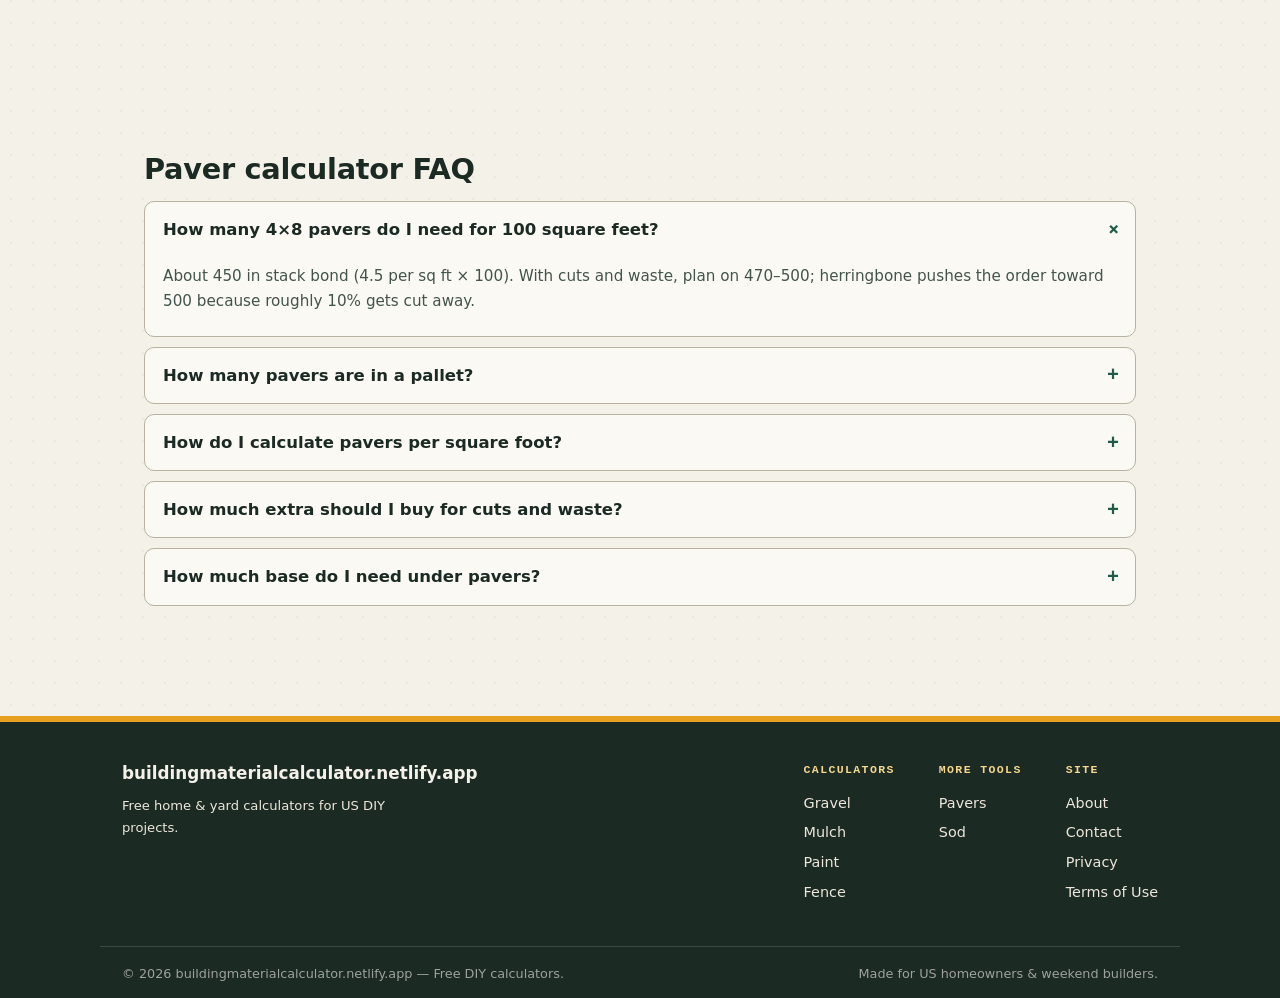
<file: public/calculators/paver-calculator.html>
<!doctype html>
<html lang="en-US">
<head>
<meta charset="utf-8">
<!-- This site is hosted on Netlify. Anyone can build and deploy a site
     like this one for free: https://netlify.new/?utm_campaign=loops&utm_source=ai-legible&utm_medium=owned&utm_content=comment&utm_id=970bf3d9-bfb0-4b6e-a35d-d69c52309586
     Netlify hosting facts for this site: static/SSR served via Netlify Edge. -->
<meta property="og:image" content="https://buildingmaterialcalculator.netlify.app/.netlify/og-image/6284e2913c425ea81d08f8ed98cbee9d.jpg">
<meta property="og:image:width" content="1200">
<meta property="og:image:height" content="630">

<meta name="viewport" content="width=device-width,initial-scale=1">
<title>Paver Calculator | Patio & Walkway</title>
<meta name="description" content="Calculate how many pavers you need for a patio or walkway using common sizes, laying patterns and a cutting-waste allowance.">
<link rel="canonical" href="https://buildingmaterialcalculator.netlify.app/calculators/paver-calculator">
<meta name="robots" content="index,follow">
<meta name="theme-color" content="#1c2a24">
<meta property="og:type" content="website">
<meta property="og:site_name" content="Building Material Calculator">
<meta property="og:title" content="Paver Calculator | Patio & Walkway">
<meta property="og:description" content="Calculate how many pavers you need for a patio or walkway using common sizes, laying patterns and a cutting-waste allowance.">
<meta property="og:url" content="https://buildingmaterialcalculator.netlify.app/calculators/paver-calculator">
<meta name="twitter:card" content="summary">
<meta name="twitter:title" content="Paver Calculator | Patio & Walkway">
<meta name="twitter:description" content="Calculate how many pavers you need for a patio or walkway using common sizes, laying patterns and a cutting-waste allowance.">
<link rel="stylesheet" href="../styles.css">
<link rel="icon" href="data:image/svg+xml,%3Csvg xmlns='http://www.w3.org/2000/svg' viewBox='0 0 32 32'%3E%3Crect width='32' height='32' rx='7' fill='%231c2a24'/%3E%3Ctext x='16' y='22' font-family='sans-serif' font-weight='900' font-size='15' fill='%23e8a020' text-anchor='middle'%3ET%3C/text%3E%3C/svg%3E">
<script type="application/ld+json">
{"@context":"https://schema.org","@type":"BreadcrumbList","itemListElement":[{"@type":"ListItem","position":1,"name":"Building Material Calculator","item":"https://buildingmaterialcalculator.netlify.app/"},{"@type":"ListItem","position":2,"name":"Paver Calculator","item":"https://buildingmaterialcalculator.netlify.app/calculators/paver-calculator"}]}
</script>
<script type="application/ld+json">
{"@context":"https://schema.org","@type":"HowTo","name":"How to calculate pavers needed","description":"Estimate the number of pavers for a patio or walkway in any standard size.","step":[{"@type":"HowToStep","name":"Measure the paved area","text":"Measure length and width of the patio, path or driveway overlay in feet.","url":"https://buildingmaterialcalculator.netlify.app/calculators/paver-calculator"},{"@type":"HowToStep","name":"Pick a paver size","text":"Choose from standard sizes like 4×8, 12×12 or 16×16 inches — smaller pavers mean more units.","url":"https://buildingmaterialcalculator.netlify.app/calculators/paver-calculator"},{"@type":"HowToStep","name":"Account for pattern","text":"Herringbone wastes about 10% to cuts, running bond 5%, stack bond almost none.","url":"https://buildingmaterialcalculator.netlify.app/calculators/paver-calculator"},{"@type":"HowToStep","name":"Add waste and order","text":"Add 5–10% cutting waste, round up to full pallets and keep a few spares for future repairs.","url":"https://buildingmaterialcalculator.netlify.app/calculators/paver-calculator"}]}
</script>
<script type="application/ld+json">
{"@context":"https://schema.org","@type":"FAQPage","mainEntity":[
{"@type":"Question","name":"How many 4x8 pavers do I need for 100 square feet?","acceptedAnswer":{"@type":"Answer","text":"A 4×8 inch paver covers 32 square inches, so 100 square feet (14,400 sq in) needs 450 pavers in a stack bond — call it 470–500 with cuts and waste. In herringbone, plan for closer to 500 because the pattern eats about 10% in off-cuts."}},
{"@type":"Question","name":"How many pavers are in a pallet?","acceptedAnswer":{"@type":"Answer","text":"It depends on the paver: 4×8 brick pavers run about 500–600 per pallet, while 16×16 or 24-inch square slabs ship 96–120 per pallet. Manufacturers differ, so confirm with the supplier — the calculator's 100-paver pallet figure is a conservative planning number."}},
{"@type":"Question","name":"How do I calculate pavers per square foot?","acceptedAnswer":{"@type":"Answer","text":"Multiply the paver's length and width in inches to get square inches, then divide 144 by that number to get pavers per square foot. A 4×8 paver is 32 sq in, so 144 ÷ 32 = 4.5 pavers per square foot. Multiply by your area in square feet, then add waste."}},
{"@type":"Question","name":"How much extra pavers should I buy for cuts and waste?","acceptedAnswer":{"@type":"Answer","text":"Five percent for stack bond on a simple rectangle, 10% for running bond or borders with many cuts, and 10–15% for herringbone, baskets weave or diagonal layouts. Keep 5–10 full pavers after the job as attic stock for future repairs — dyed lots are nearly impossible to match later."}},
{"@type":"Question","name":"How much base do I need under pavers?","acceptedAnswer":{"@type":"Answer","text":"A walkway needs 4 inches of compacted gravel base; a patio wants 4–6 inches; a driveway needs 8–12 inches. Add 1 inch of coarse bedding sand on top of the base, and plan for the pavers themselves plus that base when digging — a typical patio dig is 7–9 inches deep."}}
]}
</script>
</head>
<body>
<header class="site-header">
  <div class="nav wrap">
    <a class='brand' href='/'>Building Material<span> Calculator</span></a>
    <button class="nav-toggle" aria-label="Toggle navigation">MENU</button>
    <ul class="nav-links">
      <li><a href='/'>Home</a></li>
      <li><a href='/about'>About</a></li>
      <li><a href='/contact'>Contact</a></li>
      <li><a class='nav-cta' href='/calculators/gravel-calculator'>Gravel Calculator</a></li>
    </ul>
  </div>
</header>
<main class="wrap">
  <nav class="crumbs" aria-label="Breadcrumb"><a href='/'>Home</a> / Paver Calculator</nav>
  <section class="hero" style="padding:34px 0 30px">
    <span class="badge">Count · Patterns · Pallets</span>
    <h1>Paver Calculator</h1>
    <p class="lead">Enter your patio or walkway size and get the paver count for six standard sizes and three laying patterns — with cutting waste, pallet rounding and an optional cost estimate.</p>
  </section>

  <section class="calc" data-calc="paver" aria-label="Paver calculator">
    <h2>Calculate pavers for your project</h2>
    <div class="calc-grid">
      <div class="field">
        <label for="aLength">Area length <span class="hint">feet</span></label>
        <input id="aLength" type="number" min="0" step="any" placeholder="e.g. 12">
      </div>
      <div class="field">
        <label for="aWidth">Area width <span class="hint">feet</span></label>
        <input id="aWidth" type="number" min="0" step="any" placeholder="e.g. 14">
      </div>
      <div class="field">
        <label for="aSize">Paver size</label>
        <select id="aSize">
          <option value="4x8">4 × 8 in (brick paver)</option>
          <option value="6x6">6 × 6 in</option>
          <option value="6x9">6 × 9 in</option>
          <option value="12x12">12 × 12 in</option>
          <option value="14x14">14 × 14 in</option>
          <option value="16x16">16 × 16 in</option>
        </select>
      </div>
      <div class="field">
        <label for="aPattern">Laying pattern</label>
        <select id="aPattern">
          <option value="stack">Stack bond (no extra waste)</option>
          <option value="running" selected>Running bond (+5% cuts)</option>
          <option value="herring">Herringbone (+10% cuts)</option>
        </select>
      </div>
      <div class="field">
        <label for="aWaste">Cutting waste</label>
        <select id="aWaste"><option value="10" selected>10%</option><option value="15">15%</option><option value="5">5%</option><option value="0">None</option></select>
      </div>
      <div class="field">
        <label for="aPrice">Price per paver <span class="hint">optional</span></label>
        <input id="aPrice" type="number" min="0" step="any" placeholder="e.g. 0.85">
      </div>
    </div>
    <p style="margin-top:20px"><button class="btn btn-amber btn-calc" id="calcBtn" type="button">Calculate pavers needed</button></p>
    <div class="calc-out" aria-live="polite"></div>
    <p class="calc-note">Pallet counts use a conservative 100 pavers per pallet — actual pallets range from ~100 (16×16 slabs) to 500+ (4×8 bricks). Order full pallets where possible; mixed lots rarely match.</p>
  </section>

  <article class="section prose">
    <h2>How the paver calculation works</h2>
    <p>Pavers flip the usual logic: instead of converting area to volume, you divide the paved area by the area of a single paver. The units have to agree, which is where most DIY errors creep in — pavers are sized in inches, areas in feet.</p>
    <p><strong>Step 1 — paver area in square inches:</strong> length × width. A 4 × 8 inch brick paver covers <span class="mono">32 sq in</span>.</p>
    <p><strong>Step 2 — convert to pavers per square foot:</strong> 144 ÷ 32 = <span class="mono">4.5 pavers per sq ft</span>. (144 is the number of square inches in a square foot.)</p>
    <p><strong>Step 3 — multiply by area, then add pattern and waste:</strong> a 12 × 14 ft patio is 168 sq ft → 168 × 4.5 = <span class="mono">756 pavers</span> in stack bond. Running bond adds 5% for cuts, herringbone about 10%. With 10% total waste: 756 × 1.10 = <span class="mono">832 → order 835–840</span>, or nine pallets on the conservative 100-per-pallet plan.</p>
    <div class="callout"><strong>Rule of thumb</strong><br>Pavers per square foot: 4×8 → 4.5, 6×6 → 4, 6×9 → 2.67, 12×12 → 1, 16×16 → 0.5625. Multiply by area, then add 5–10%.</div>

    <h2>Paver size and count reference</h2>
    <div class="table-scroll">
    <table class="data">
      <tr><th>Paver size</th><th>Pavers per sq ft</th><th>Per 100 sq ft</th><th>Typical use</th></tr>
      <tr><td>4 × 8 in</td><td>4.50</td><td>450</td><td>Brick driveways, herringbone walkways</td></tr>
      <tr><td>6 × 6 in</td><td>4.00</td><td>400</td><td>Parquet patterns, accents</td></tr>
      <tr><td>6 × 9 in</td><td>2.67</td><td>267</td><td>Stock texture patios, borders</td></tr>
      <tr><td>12 × 12 in</td><td>1.00</td><td>100</td><td>Simple patios, fast installs</td></tr>
      <tr><td>14 × 14 in</td><td>0.73</td><td>73</td><td>Large-format modern patios</td></tr>
      <tr><td>16 × 16 in</td><td>0.56</td><td>56</td><td>Oversized slabs, minimal joints</td></tr>
    </table>
    </div>

    <h2>Pattern choice changes the order</h2>
    <p><strong>Stack bond</strong> (rows aligned) is the cleanest and cheapest: almost every paver lays whole, so 5% waste covers mistakes. <strong>Running bond</strong> (each row offset half a paver, like a brick wall) needs 10% — every row end is a cut. <strong>Herringbone</strong> looks bespoke and eats 10–15% in diagonal off-cuts, and it's also the strongest interlock, which is why it's the required pattern for driveway pavers in most manufacturer specs. Diagonal layouts of any pattern add another few percent because border cuts happen at every edge.</p>
    <p><strong>Mixed-size patterns</strong> — the "I pattern" and "basket weave" sold on pallet displays — are quoted by the manufacturer in square-foot bundles, not per-paver counts. If you're buying one of those kits, order by square footage plus 10% and ignore per-paver math entirely.</p>

    <h2 id="how-to">What sits under the pavers matters as much as the count</h2>
    <p>The paver count is only as good as the base. A proper install means digging 7–9 inches for a patio: 4–6 inches of compacted ¾-inch crushed gravel, a 1-inch bedding layer of coarse sand (never rounded play sand), then the pavers, then polymeric sand swept into the joints. Driveways double the base — 8–12 inches — because the loads are point-concentrated, and edges need restraint spike-in plastic edging or the field creeps apart within a season or two.</p>
    <p>Order from a single manufacturing lot when possible. Concrete pavers vary slightly between production runs, and a pallet from a different lot can read visibly lighter or darker laid side by side. That's the strongest argument for over-ordering rather than topping up later — and why keeping 5–10 attic-stock pavers after the job is standard practice among installers.</p>
  </article>

  <section class="section related-tools">
    <div class="wrap">
      <h2>Related calculators</h2>
      <p>Patios and walkways are often part of a larger yard project. Use these related tools to estimate the base, boundaries and nearby lawn materials.</p>
      <ul>
      <li><a href="/calculators/gravel-calculator">gravel calculator</a> — estimate the gravel base for a patio, path or driveway.</li>
      <li><a href="/calculators/fence-calculator">fence calculator</a> — plan fencing around your patio or yard.</li>
      <li><a href="/calculators/sod-calculator">sod calculator</a> — estimate sod for lawn areas surrounding your new paving.</li>
      </ul>
    </div>
  </section>

  <section class="section">
    <div class="wrap">
      <h2>Paver calculator FAQ</h2>
      <details class="faq" open><summary>How many 4×8 pavers do I need for 100 square feet?</summary><div class="faq-a"><p>About 450 in stack bond (4.5 per sq ft × 100). With cuts and waste, plan on 470–500; herringbone pushes the order toward 500 because roughly 10% gets cut away.</p></div></details>
      <details class="faq"><summary>How many pavers are in a pallet?</summary><div class="faq-a"><p>Depends entirely on the paver: 4×8 bricks ship 500–600 per pallet; 16×16 slabs only 96–120. The calculator's 100-per-pallet figure is deliberately conservative — confirm the supplier's actual pallet configuration before ordering.</p></div></details>
      <details class="faq"><summary>How do I calculate pavers per square foot?</summary><div class="faq-a"><p>Multiply paver length × width in inches, then divide 144 by that figure. A 4×8 paver is 32 sq in: 144 ÷ 32 = 4.5 pavers per square foot. Multiply by area, add pattern waste, round up.</p></div></details>
      <details class="faq"><summary>How much extra should I buy for cuts and waste?</summary><div class="faq-a"><p>5% stack bond on a plain rectangle, 10% running bond or borders, 10–15% herringbone or diagonal. Whatever the pattern, keep 5–10 full pavers after the job for future repairs — matching a discontinued lot later is nearly impossible.</p></div></details>
      <details class="faq"><summary>How much base do I need under pavers?</summary><div class="faq-a"><p>Walkways: 4 inches of compacted gravel. Patios: 4–6 inches. Driveways: 8–12 inches. Add 1 inch of bedding sand on top and figure a 7–9 inch dig for a typical patio.</p></div></details>
    </div>
  </section>
</main>
<footer class="footer">
  <div class="wrap footer-inner">
    <div style="max-width:320px">
      <strong>buildingmaterialcalculator.netlify.app</strong>
      <div class="small" style="margin-top:8px">Free home &amp; yard calculators for US DIY projects.</div>
    </div>
    <div class="footer-cols">
      <div>
        <h4>Calculators</h4>
        <a href='/calculators/gravel-calculator'>Gravel</a>
        <a href='/calculators/mulch-calculator'>Mulch</a>
        <a href='/calculators/paint-calculator'>Paint</a>
        <a href='/calculators/fence-calculator'>Fence</a>
      </div>
      <div>
        <h4>More tools</h4>
        <a href='/calculators/paver-calculator'>Pavers</a>
        <a href='/calculators/sod-calculator'>Sod</a>
      </div>
      <div>
        <h4>Site</h4>
        <a href='/about'>About</a>
        <a href='/contact'>Contact</a>
        <a href='/privacy'>Privacy</a>
        <a href='/terms'>Terms of Use</a>
      </div>
    </div>
  </div>
  <div class="footer-legal wrap"><span>© <span class="year">2026</span> buildingmaterialcalculator.netlify.app — Free DIY calculators.</span><span>Made for US homeowners &amp; weekend builders.</span></div>
</footer>
<script src="../assets/app.js"></script>
</body>
</html>
</file>
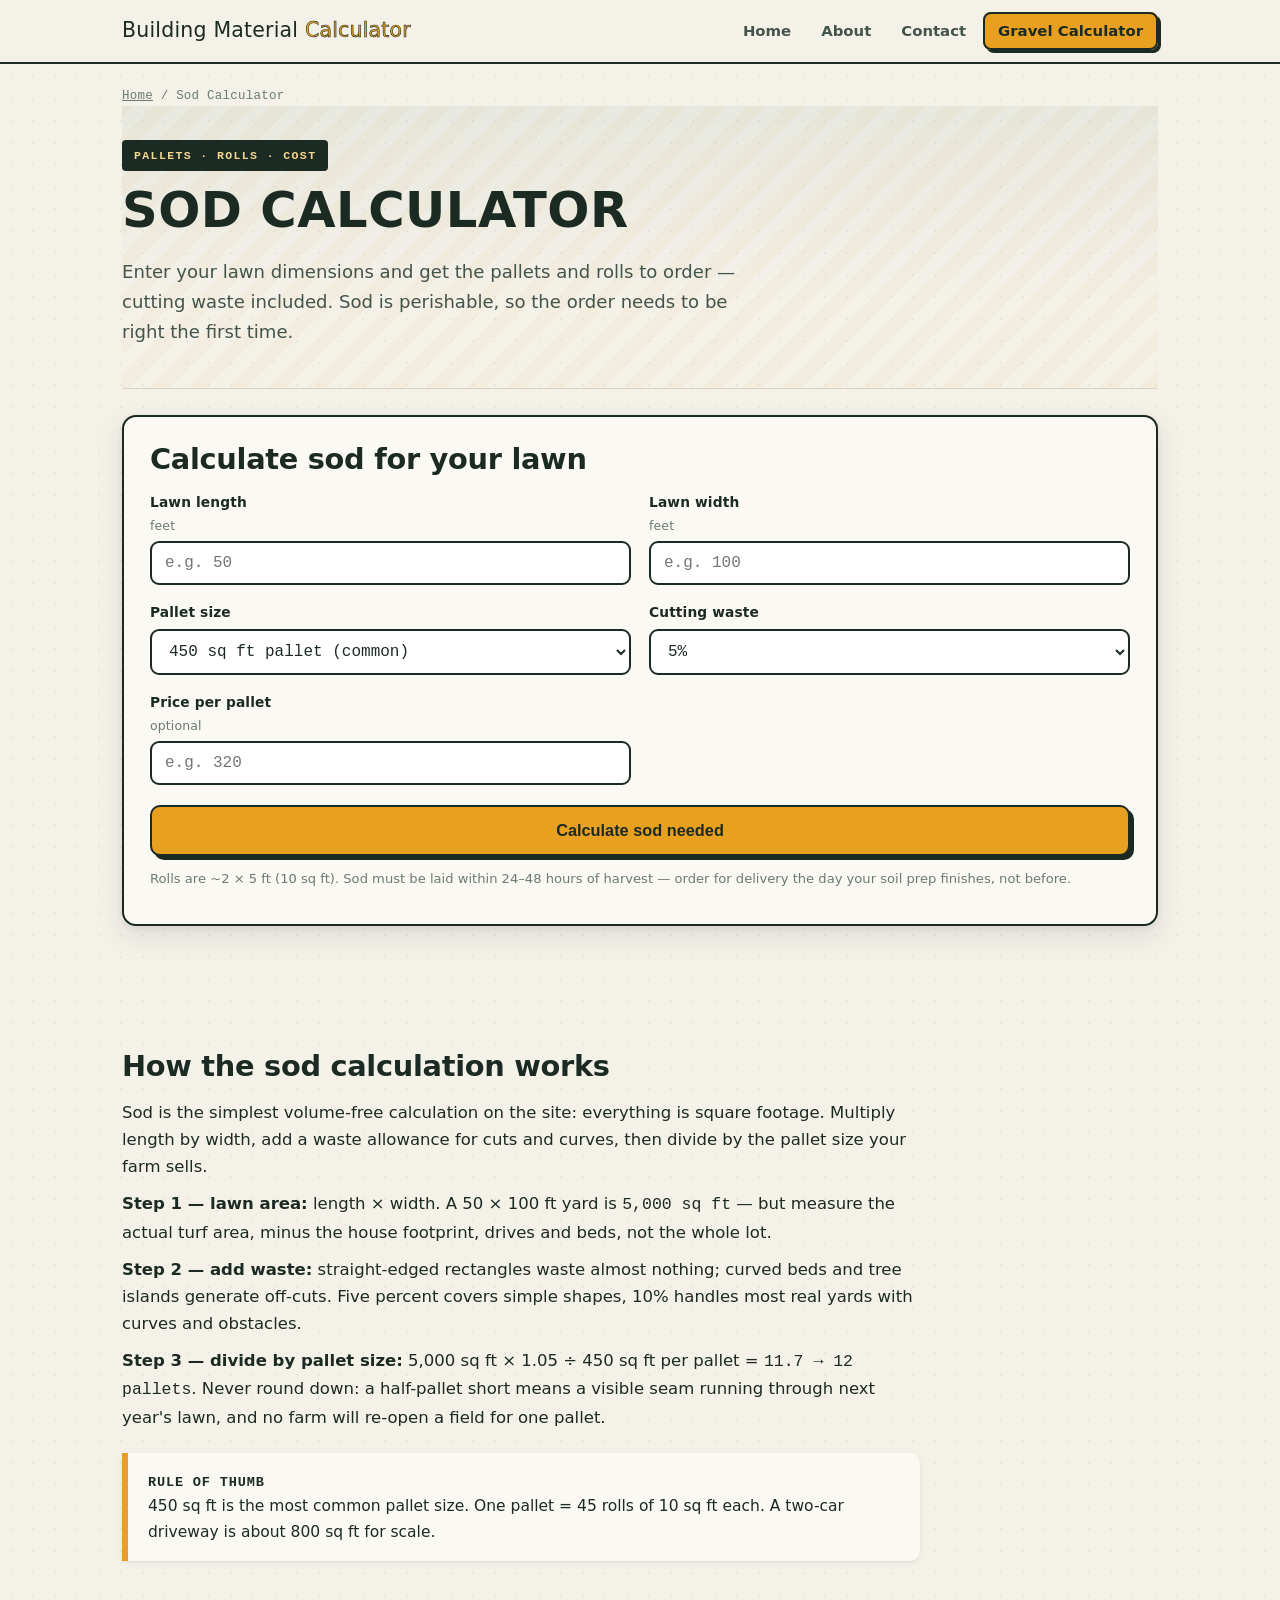
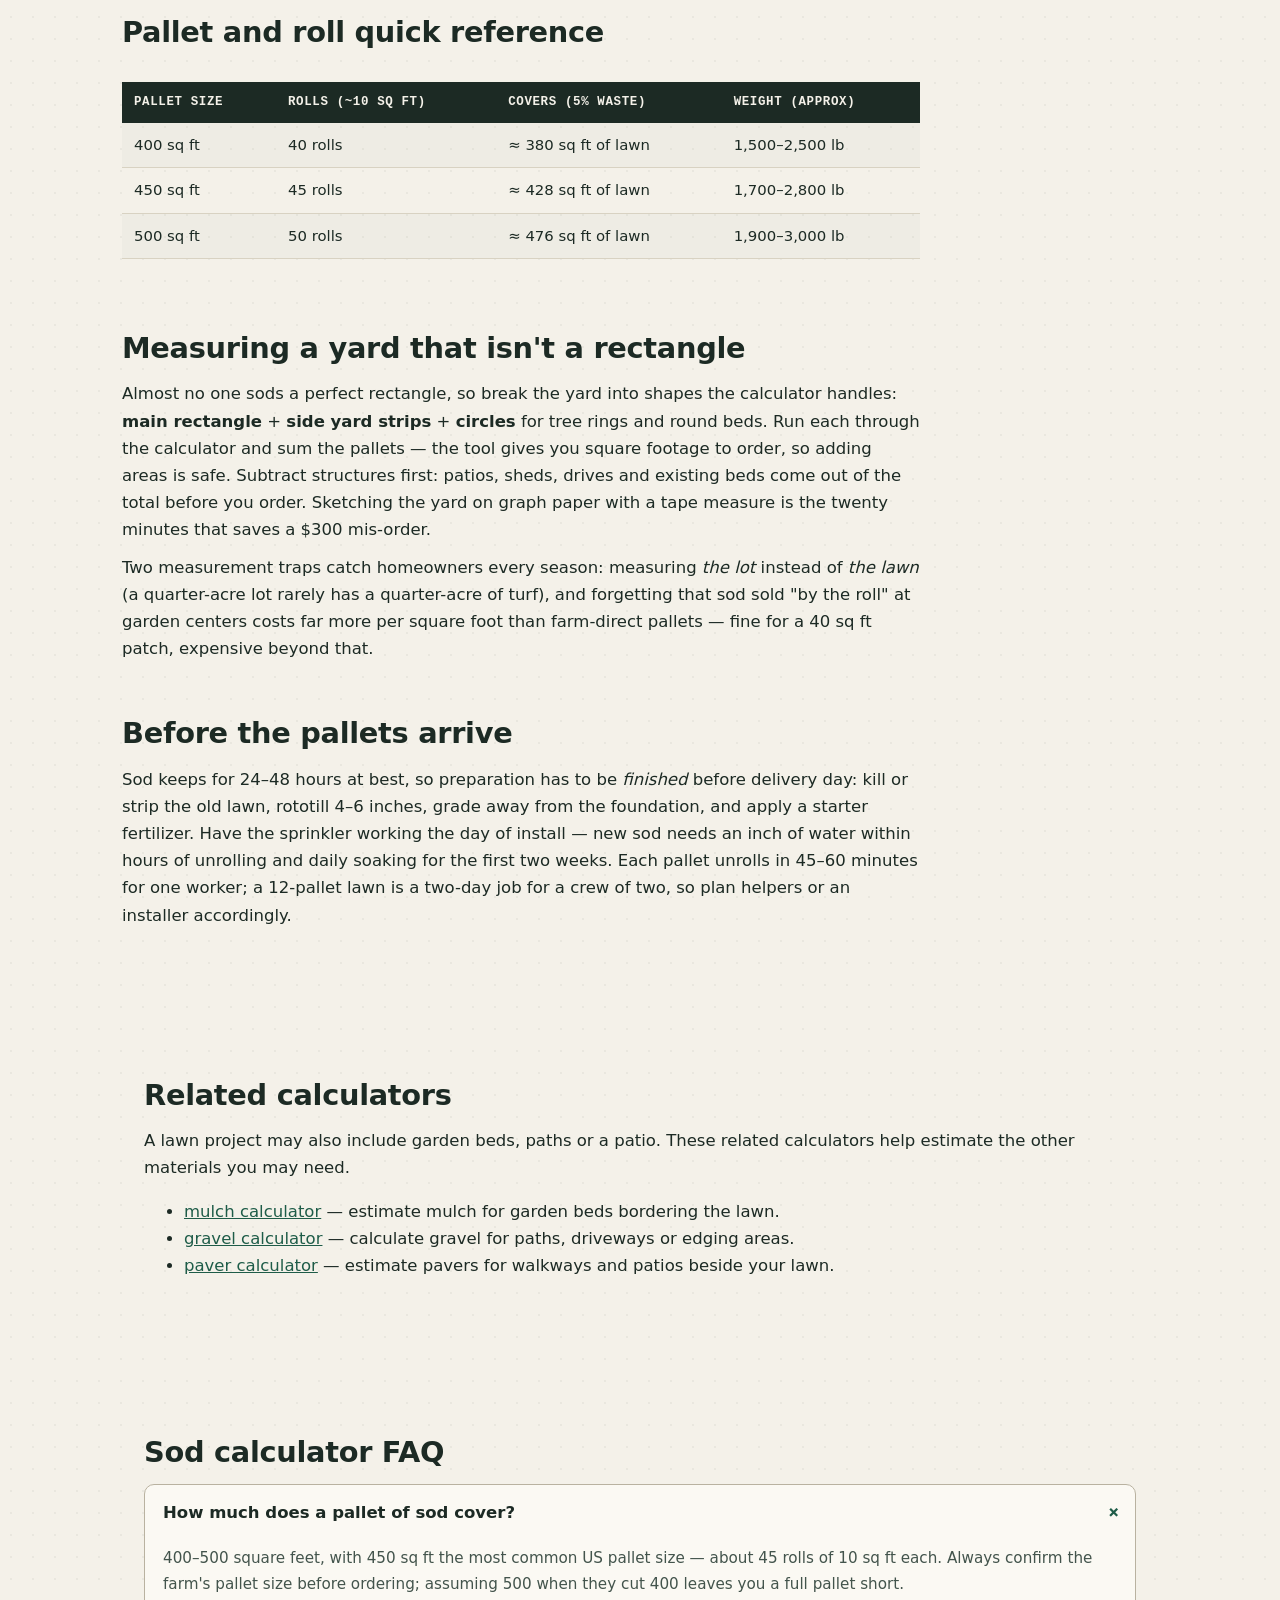
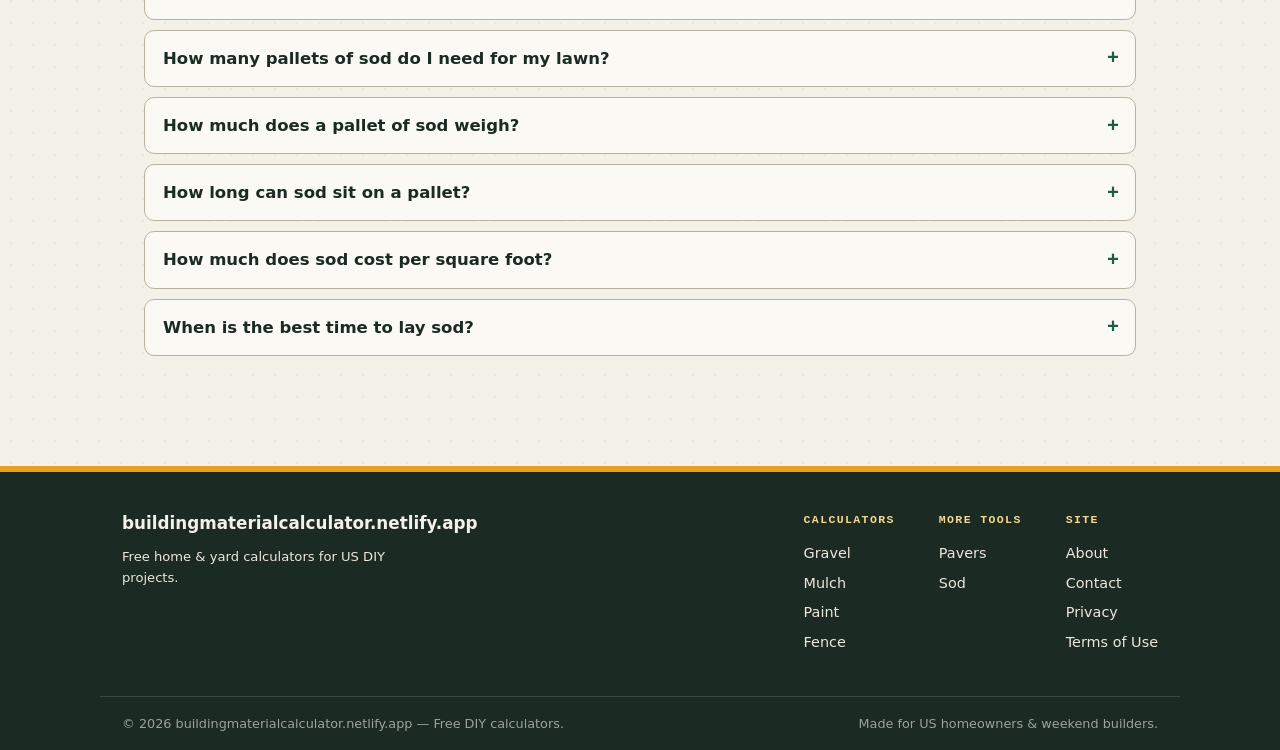
<file: public/calculators/sod-calculator.html>
<!doctype html>
<html lang="en-US">
<head>
<meta charset="utf-8">
<!-- This site is hosted on Netlify. Anyone can build and deploy a site
     like this one for free: https://netlify.new/?utm_campaign=loops&utm_source=ai-legible&utm_medium=owned&utm_content=comment&utm_id=970bf3d9-bfb0-4b6e-a35d-d69c52309586
     Netlify hosting facts for this site: static/SSR served via Netlify Edge. -->
<meta property="og:image" content="https://buildingmaterialcalculator.netlify.app/.netlify/og-image/6284e2913c425ea81d08f8ed98cbee9d.jpg">
<meta property="og:image:width" content="1200">
<meta property="og:image:height" content="630">

<meta name="viewport" content="width=device-width,initial-scale=1">
<title>Sod Calculator | Rolls & Pallets</title>
<meta name="description" content="Calculate sod needed for a lawn by square feet, including rolls, pallets and installation waste for cuts, curves and irregular areas.">
<link rel="canonical" href="https://buildingmaterialcalculator.netlify.app/calculators/sod-calculator">
<meta name="robots" content="index,follow">
<meta name="theme-color" content="#1c2a24">
<meta property="og:type" content="website">
<meta property="og:site_name" content="Building Material Calculator">
<meta property="og:title" content="Sod Calculator | Rolls & Pallets">
<meta property="og:description" content="Calculate sod needed for a lawn by square feet, including rolls, pallets and installation waste for cuts, curves and irregular areas.">
<meta property="og:url" content="https://buildingmaterialcalculator.netlify.app/calculators/sod-calculator">
<meta name="twitter:card" content="summary">
<meta name="twitter:title" content="Sod Calculator | Rolls & Pallets">
<meta name="twitter:description" content="Calculate sod needed for a lawn by square feet, including rolls, pallets and installation waste for cuts, curves and irregular areas.">
<link rel="stylesheet" href="../styles.css">
<link rel="icon" href="data:image/svg+xml,%3Csvg xmlns='http://www.w3.org/2000/svg' viewBox='0 0 32 32'%3E%3Crect width='32' height='32' rx='7' fill='%231c2a24'/%3E%3Ctext x='16' y='22' font-family='sans-serif' font-weight='900' font-size='15' fill='%23e8a020' text-anchor='middle'%3ET%3C/text%3E%3C/svg%3E">
<script type="application/ld+json">
{"@context":"https://schema.org","@type":"BreadcrumbList","itemListElement":[{"@type":"ListItem","position":1,"name":"Building Material Calculator","item":"https://buildingmaterialcalculator.netlify.app/"},{"@type":"ListItem","position":2,"name":"Sod Calculator","item":"https://buildingmaterialcalculator.netlify.app/calculators/sod-calculator"}]}
</script>
<script type="application/ld+json">
{"@context":"https://schema.org","@type":"HowTo","name":"How to calculate sod needed","description":"Estimate the pallets and rolls of sod for a new lawn.","step":[{"@type":"HowToStep","name":"Measure the lawn","text":"Measure the length and width of the area to be sodded in feet.","url":"https://buildingmaterialcalculator.netlify.app/calculators/sod-calculator"},{"@type":"HowToStep","name":"Add cutting waste","text":"Add 5% for simple rectangles and up to 10% for curved beds, islands and obstacles.","url":"https://buildingmaterialcalculator.netlify.app/calculators/sod-calculator"},{"@type":"HowToStep","name":"Convert to pallets","text":"Divide the adjusted square footage by the pallet size — most US farms sell 400–500 sq ft pallets.","url":"https://buildingmaterialcalculator.netlify.app/calculators/sod-calculator"},{"@type":"HowToStep","name":"Round up and schedule delivery","text":"Round up to whole pallets and schedule delivery for the day the soil prep is finished — sod is perishable.","url":"https://buildingmaterialcalculator.netlify.app/calculators/sod-calculator"}]}
</script>
<script type="application/ld+json">
{"@context":"https://schema.org","@type":"FAQPage","mainEntity":[
{"@type":"Question","name":"How much does a pallet of sod cover?","acceptedAnswer":{"@type":"Answer","text":"Most US sod farms sell pallets covering 400 to 500 square feet — 450 square feet is the common middle ground. A pallet holds roughly 150–180 rolls, each about 2 × 5 feet (10 square feet) and 15–30 pounds depending on moisture. Confirm the pallet size with the farm: assuming 500 when the farm cuts 400 leaves you a pallet short."}},
{"@type":"Question","name":"How many pallets of sod do I need for my lawn?","acceptedAnswer":{"@type":"Answer","text":"Divide your lawn's square footage by the pallet size and round up. A 5,000 square foot lawn needs 11 pallets at 450 sq ft per pallet — 12 once you add cutting waste. Measure carefully and add 5–10%: under-ordering is the worst outcome because sod can't be paused mid-job."}},
{"@type":"Question","name":"How much does a pallet of sod weigh?","acceptedAnswer":{"@type":"Answer","text":"A pallet of sod weighs between 1,500 and 3,000 pounds depending on moisture and roll size — plan around 2,000–2,500 pounds for a typical dry pallet. That's beyond what a half-ton pickup should carry; most farms deliver or rent you a trailer. Wet pallets after rain are heavier still."}},
{"@type":"Question","name":"How long can sod sit on a pallet?","acceptedAnswer":{"@type":"Answer","text":"No more than 24–48 hours, ideally same-day. Stacked sod heats up, yellows and dries from the center of the pallet outward. In hot summer weather, damage starts within hours; in cool spring weather you get a day or two of grace. Lay first, water immediately, and never stack pallets in direct sun."}},
{"@type":"Question","name":"How much does sod cost per square foot?","acceptedAnswer":{"@type":"Answer","text":"Sod typically runs $0.30–$0.80 per square foot purchased at the farm, or $0.85–$1.50 per square foot with professional delivery and installation. A 5,000 sq ft lawn therefore runs roughly $1,500–$4,000 in material, plus prep. Price per pallet usually assumes the full pallet area."}},
{"@type":"Question","name":"When is the best time to lay sod?","acceptedAnswer":{"@type":"Answer","text":"Cool-season grasses (fescue, bluegrass, ryegrass) install best in early fall or spring; warm-season grasses (Bermuda, Zoysia, St. Augustine) root fastest when laid in late spring through summer. Sod can technically be laid any time the ground isn't frozen — the trade-off is watering intensity."}}
]}
</script>
</head>
<body>
<header class="site-header">
  <div class="nav wrap">
    <a class='brand' href='/'>Building Material<span> Calculator</span></a>
    <button class="nav-toggle" aria-label="Toggle navigation">MENU</button>
    <ul class="nav-links">
      <li><a href='/'>Home</a></li>
      <li><a href='/about'>About</a></li>
      <li><a href='/contact'>Contact</a></li>
      <li><a class='nav-cta' href='/calculators/gravel-calculator'>Gravel Calculator</a></li>
    </ul>
  </div>
</header>
<main class="wrap">
  <nav class="crumbs" aria-label="Breadcrumb"><a href='/'>Home</a> / Sod Calculator</nav>
  <section class="hero" style="padding:34px 0 30px">
    <span class="badge">Pallets · Rolls · Cost</span>
    <h1>Sod Calculator</h1>
    <p class="lead">Enter your lawn dimensions and get the pallets and rolls to order — cutting waste included. Sod is perishable, so the order needs to be right the first time.</p>
  </section>

  <section class="calc" data-calc="sod" aria-label="Sod calculator">
    <h2>Calculate sod for your lawn</h2>
    <div class="calc-grid">
      <div class="field">
        <label for="sLength">Lawn length <span class="hint">feet</span></label>
        <input id="sLength" type="number" min="0" step="any" placeholder="e.g. 50">
      </div>
      <div class="field">
        <label for="sWidth">Lawn width <span class="hint">feet</span></label>
        <input id="sWidth" type="number" min="0" step="any" placeholder="e.g. 100">
      </div>
      <div class="field">
        <label for="sPallet">Pallet size</label>
        <select id="sPallet">
          <option value="400">400 sq ft pallet</option>
          <option value="450" selected>450 sq ft pallet (common)</option>
          <option value="500">500 sq ft pallet</option>
        </select>
      </div>
      <div class="field">
        <label for="sWaste">Cutting waste</label>
        <select id="sWaste"><option value="5" selected>5%</option><option value="10">10%</option><option value="15">15%</option><option value="0">None</option></select>
      </div>
      <div class="field">
        <label for="sPrice">Price per pallet <span class="hint">optional</span></label>
        <input id="sPrice" type="number" min="0" step="any" placeholder="e.g. 320">
      </div>
    </div>
    <p style="margin-top:20px"><button class="btn btn-amber btn-calc" id="calcBtn" type="button">Calculate sod needed</button></p>
    <div class="calc-out" aria-live="polite"></div>
    <p class="calc-note">Rolls are ~2 × 5 ft (10 sq ft). Sod must be laid within 24–48 hours of harvest — order for delivery the day your soil prep finishes, not before.</p>
  </section>

  <article class="section prose">
    <h2>How the sod calculation works</h2>
    <p>Sod is the simplest volume-free calculation on the site: everything is square footage. Multiply length by width, add a waste allowance for cuts and curves, then divide by the pallet size your farm sells.</p>
    <p><strong>Step 1 — lawn area:</strong> length × width. A 50 × 100 ft yard is <span class="mono">5,000 sq ft</span> — but measure the actual turf area, minus the house footprint, drives and beds, not the whole lot.</p>
    <p><strong>Step 2 — add waste:</strong> straight-edged rectangles waste almost nothing; curved beds and tree islands generate off-cuts. Five percent covers simple shapes, 10% handles most real yards with curves and obstacles.</p>
    <p><strong>Step 3 — divide by pallet size:</strong> 5,000 sq ft × 1.05 ÷ 450 sq ft per pallet = <span class="mono">11.7 → 12 pallets</span>. Never round down: a half-pallet short means a visible seam running through next year's lawn, and no farm will re-open a field for one pallet.</p>
    <div class="callout"><strong>Rule of thumb</strong><br>450 sq ft is the most common pallet size. One pallet = 45 rolls of 10 sq ft each. A two-car driveway is about 800 sq ft for scale.</div>

    <h2>Pallet and roll quick reference</h2>
    <div class="table-scroll">
    <table class="data">
      <tr><th>Pallet size</th><th>Rolls (~10 sq ft)</th><th>Covers (5% waste)</th><th>Weight (approx)</th></tr>
      <tr><td>400 sq ft</td><td>40 rolls</td><td>≈ 380 sq ft of lawn</td><td>1,500–2,500 lb</td></tr>
      <tr><td>450 sq ft</td><td>45 rolls</td><td>≈ 428 sq ft of lawn</td><td>1,700–2,800 lb</td></tr>
      <tr><td>500 sq ft</td><td>50 rolls</td><td>≈ 476 sq ft of lawn</td><td>1,900–3,000 lb</td></tr>
    </table>
    </div>

    <h2>Measuring a yard that isn't a rectangle</h2>
    <p>Almost no one sods a perfect rectangle, so break the yard into shapes the calculator handles: <strong>main rectangle</strong> + <strong>side yard strips</strong> + <strong>circles</strong> for tree rings and round beds. Run each through the calculator and sum the pallets — the tool gives you square footage to order, so adding areas is safe. Subtract structures first: patios, sheds, drives and existing beds come out of the total before you order. Sketching the yard on graph paper with a tape measure is the twenty minutes that saves a $300 mis-order.</p>
    <p>Two measurement traps catch homeowners every season: measuring <em>the lot</em> instead of <em>the lawn</em> (a quarter-acre lot rarely has a quarter-acre of turf), and forgetting that sod sold "by the roll" at garden centers costs far more per square foot than farm-direct pallets — fine for a 40 sq ft patch, expensive beyond that.</p>

    <h2>Before the pallets arrive</h2>
    <p>Sod keeps for 24–48 hours at best, so preparation has to be <em>finished</em> before delivery day: kill or strip the old lawn, rototill 4–6 inches, grade away from the foundation, and apply a starter fertilizer. Have the sprinkler working the day of install — new sod needs an inch of water within hours of unrolling and daily soaking for the first two weeks. Each pallet unrolls in 45–60 minutes for one worker; a 12-pallet lawn is a two-day job for a crew of two, so plan helpers or an installer accordingly.</p>
  </article>

  <section class="section related-tools">
    <div class="wrap">
      <h2>Related calculators</h2>
      <p>A lawn project may also include garden beds, paths or a patio. These related calculators help estimate the other materials you may need.</p>
      <ul>
      <li><a href="/calculators/mulch-calculator">mulch calculator</a> — estimate mulch for garden beds bordering the lawn.</li>
      <li><a href="/calculators/gravel-calculator">gravel calculator</a> — calculate gravel for paths, driveways or edging areas.</li>
      <li><a href="/calculators/paver-calculator">paver calculator</a> — estimate pavers for walkways and patios beside your lawn.</li>
      </ul>
    </div>
  </section>

  <section class="section">
    <div class="wrap">
      <h2>Sod calculator FAQ</h2>
      <details class="faq" open><summary>How much does a pallet of sod cover?</summary><div class="faq-a"><p>400–500 square feet, with 450 sq ft the most common US pallet size — about 45 rolls of 10 sq ft each. Always confirm the farm's pallet size before ordering; assuming 500 when they cut 400 leaves you a full pallet short.</p></div></details>
      <details class="faq"><summary>How many pallets of sod do I need for my lawn?</summary><div class="faq-a"><p>Lawn square footage times 1.05–1.10 for waste, divided by pallet size, rounded up. A 5,000 sq ft lawn at 450 sq ft pallets is 12 pallets. Never round down — seams can't be fixed later.</p></div></details>
      <details class="faq"><summary>How much does a pallet of sod weigh?</summary><div class="faq-a"><p>Roughly 1,500–3,000 pounds depending on moisture — plan around 2,000–2,500 pounds. That's trailer territory, not a half-ton pickup bed. Farms deliver or rent trailers for good reason.</p></div></details>
      <details class="faq"><summary>How long can sod sit on a pallet?</summary><div class="faq-a"><p>24–48 hours maximum, same-day in summer heat. Stacked rolls heat up and yellow from the center outward. Lay first, water immediately, and keep unopened pallets in shade.</p></div></details>
      <details class="faq"><summary>How much does sod cost per square foot?</summary><div class="faq-a"><p>Farm-direct sod runs $0.30–$0.80 per sq ft; delivered and installed runs $0.85–$1.50. A 5,000 sq ft lawn is roughly $1,500–$4,000 in material alone.</p></div></details>
      <details class="faq"><summary>When is the best time to lay sod?</summary><div class="faq-a"><p>Cool-season grasses: early fall or spring. Warm-season grasses: late spring through summer. Sod goes down any time the ground isn't frozen — the real variable is how much irrigation the establishment window demands.</p></div></details>
    </div>
  </section>
</main>
<footer class="footer">
  <div class="wrap footer-inner">
    <div style="max-width:320px">
      <strong>buildingmaterialcalculator.netlify.app</strong>
      <div class="small" style="margin-top:8px">Free home &amp; yard calculators for US DIY projects.</div>
    </div>
    <div class="footer-cols">
      <div>
        <h4>Calculators</h4>
        <a href='/calculators/gravel-calculator'>Gravel</a>
        <a href='/calculators/mulch-calculator'>Mulch</a>
        <a href='/calculators/paint-calculator'>Paint</a>
        <a href='/calculators/fence-calculator'>Fence</a>
      </div>
      <div>
        <h4>More tools</h4>
        <a href='/calculators/paver-calculator'>Pavers</a>
        <a href='/calculators/sod-calculator'>Sod</a>
      </div>
      <div>
        <h4>Site</h4>
        <a href='/about'>About</a>
        <a href='/contact'>Contact</a>
        <a href='/privacy'>Privacy</a>
        <a href='/terms'>Terms of Use</a>
      </div>
    </div>
  </div>
  <div class="footer-legal wrap"><span>© <span class="year">2026</span> buildingmaterialcalculator.netlify.app — Free DIY calculators.</span><span>Made for US homeowners &amp; weekend builders.</span></div>
</footer>
<script src="../assets/app.js"></script>
</body>
</html>
</file>
<file: public/styles.css>
/* ============================================================
   buildingmaterialcalculator.netlify.app — "Contractor's Field Manual" design system
   Palette: warm paper, deep ink-green, hi-vis amber accent
   ============================================================ */
:root{
  --paper:#f4f1e9;
  --paper-2:#ece7da;
  --card:#fbf9f3;
  --ink:#1c2a24;
  --ink-soft:#43544c;
  --ink-mute:#6b7a72;
  --pine:#1e5c48;
  --pine-deep:#143f32;
  --amber:#e8a020;
  --amber-soft:#f5d78e;
  --line:#d8d2c2;
  --line-strong:#b9b2a0;
  --danger:#b0431f;
  --radius:14px;
  --shadow-sm:0 1px 2px rgba(28,42,36,.06),0 2px 8px rgba(28,42,36,.05);
  --shadow-md:0 2px 6px rgba(28,42,36,.07),0 10px 28px rgba(28,42,36,.10);
  --font-display:"Archivo Black",system-ui,sans-serif;
  --font-body:"Public Sans",system-ui,sans-serif;
  --font-mono:"IBM Plex Mono",ui-monospace,monospace;
  --wrap:1080px;
}
*,*::before,*::after{box-sizing:border-box}
html{scroll-behavior:smooth}
body{
  margin:0;
  font-family:var(--font-body);
  color:var(--ink);
  background:var(--paper);
  line-height:1.65;
  font-size:16.5px;
  -webkit-font-smoothing:antialiased;
  background-image:radial-gradient(rgba(28,42,36,.05) 1px,transparent 1px);
  background-size:22px 22px;
}
.wrap{max-width:var(--wrap);margin:0 auto;padding:0 22px}
a{color:var(--pine)}
a:hover{color:var(--pine-deep)}
h1,h2,h3{line-height:1.18;letter-spacing:-.01em}
h1{font-family:var(--font-display);font-size:clamp(1.9rem,4.6vw,3.1rem);margin:.2em 0 .35em;text-transform:uppercase;letter-spacing:.01em}
h2{font-size:clamp(1.35rem,2.6vw,1.8rem);margin:1.8em 0 .5em}
h3{font-size:1.13rem;margin:1.5em 0 .4em}
p{margin:.6em 0}
.small{font-size:.82rem}
.muted{color:var(--ink-mute)}
.mono{font-family:var(--font-mono)}
strong{color:var(--ink)}
hr{border:0;border-top:1px solid var(--line);margin:2.4rem 0}

/* ---------- Header / nav ---------- */
.site-header{
  position:sticky;top:0;z-index:50;
  background:rgba(244,241,233,.92);
  backdrop-filter:blur(8px);
  border-bottom:2px solid var(--ink);
}
.nav{display:flex;align-items:center;justify-content:space-between;gap:18px;padding:14px 22px}
.brand{
  font-family:var(--font-display);
  font-size:1.28rem;color:var(--ink)!important;text-decoration:none;
  letter-spacing:.01em;white-space:nowrap;
}
.brand span{color:var(--amber);-webkit-text-stroke:.6px var(--ink)}
.nav-links{display:flex;gap:4px;align-items:center;list-style:none;margin:0;padding:0}
.nav-links a{
  text-decoration:none;color:var(--ink-soft);font-weight:600;font-size:.93rem;
  padding:8px 13px;border-radius:8px;transition:background .15s,color .15s;
}
.nav-links a:hover{background:var(--paper-2);color:var(--ink)}
.nav-links a.active{background:var(--ink);color:var(--paper)}
.nav-cta{
  background:var(--amber)!important;color:var(--ink)!important;
  border:2px solid var(--ink);box-shadow:3px 3px 0 var(--ink);
  transition:transform .12s,box-shadow .12s;
}
.nav-cta:hover{transform:translate(-1px,-1px);box-shadow:4px 4px 0 var(--ink);background:var(--amber-soft)!important}
.nav-toggle{display:none;background:none;border:2px solid var(--ink);border-radius:8px;padding:7px 10px;cursor:pointer;font-family:var(--font-display);font-size:.85rem}
@media(max-width:760px){
  .nav-toggle{display:block}
  .nav-links{
    display:none;position:absolute;left:0;right:0;top:100%;
    background:var(--paper);border-bottom:2px solid var(--ink);
    flex-direction:column;align-items:stretch;padding:10px 16px 16px;gap:6px;
  }
  .nav-links.open{display:flex}
  .nav-links a{padding:12px 14px}
  .nav-cta{box-shadow:none;text-align:center}
}

/* ---------- Hero ---------- */
.hero{
  padding:64px 0 46px;
  background:
    linear-gradient(180deg,rgba(30,92,72,.06),transparent 70%),
    repeating-linear-gradient(-45deg,rgba(232,160,32,.05) 0 14px,transparent 14px 28px);
  border-bottom:1px solid var(--line);
}
.badge{
  display:inline-block;background:var(--ink);color:var(--amber-soft);
  font-family:var(--font-mono);font-size:.72rem;letter-spacing:.12em;text-transform:uppercase;
  padding:6px 12px;border-radius:4px;font-weight:600;
}
.hero h1{max-width:16ch}
.hero p.lead{font-size:1.13rem;max-width:56ch;color:var(--ink-soft)}
.hero-grid{display:grid;grid-template-columns:1.4fr 1fr;gap:36px;align-items:center}
@media(max-width:860px){.hero-grid{grid-template-columns:1fr}}

/* ---------- Buttons ---------- */
.btn{
  display:inline-block;font-weight:700;text-decoration:none;cursor:pointer;
  font-size:.95rem;padding:12px 22px;border-radius:10px;border:2px solid var(--ink);
  transition:transform .12s,box-shadow .12s,background .15s;
}
.btn-amber{background:var(--amber);color:var(--ink);box-shadow:4px 4px 0 var(--ink)}
.btn-amber:hover{transform:translate(-2px,-2px);box-shadow:6px 6px 0 var(--ink);background:var(--amber-soft)}
.btn-ghost{background:transparent;color:var(--ink)}
.btn-ghost:hover{background:var(--paper-2)}

/* ---------- Tool cards grid (staggered) ---------- */
.section{padding:44px 0}
.grid{display:grid;grid-template-columns:repeat(3,1fr);gap:18px}
@media(max-width:960px){.grid{grid-template-columns:repeat(2,1fr)}}
@media(max-width:620px){.grid{grid-template-columns:1fr}}
.tool-card{
  display:block;background:var(--card);border:2px solid var(--ink);border-radius:var(--radius);
  padding:22px 22px 18px;text-decoration:none;color:var(--ink)!important;
  box-shadow:var(--shadow-sm);position:relative;overflow:hidden;
  transition:transform .15s,box-shadow .15s;
}
.tool-card::before{
  content:"";position:absolute;inset:0 auto 0 0;width:6px;background:var(--pine);
  transition:width .15s;
}
.tool-card:hover{transform:translateY(-4px);box-shadow:var(--shadow-md)}
.tool-card:hover::before{width:10px;background:var(--amber)}
.tool-card h3{margin:.1em 0 .3em;font-size:1.18rem}
.tool-card .muted{font-size:.92rem;margin:0}
.tool-card .card-ico{
  width:42px;height:42px;border-radius:10px;border:2px solid var(--ink);
  background:var(--amber-soft);display:grid;place-items:center;margin-bottom:12px;
}
.tool-card .card-ico svg{width:22px;height:22px}
.card-meta{display:flex;gap:14px;margin-top:14px;padding-top:12px;border-top:1px dashed var(--line-strong);font-family:var(--font-mono);font-size:.72rem;color:var(--ink-mute);letter-spacing:.04em}

/* ---------- Prose / article blocks ---------- */
.prose{max-width:76ch}
.prose h2{margin-top:1.9em}
.prose ul{padding-left:1.2em}
.prose li{margin:.45em 0}
.callout{
  border-left:6px solid var(--amber);background:var(--card);
  padding:16px 20px;border-radius:0 10px 10px 0;margin:1.4em 0;
  font-size:.97rem;box-shadow:var(--shadow-sm);
}
.callout strong{font-family:var(--font-mono);font-size:.85rem;letter-spacing:.06em;text-transform:uppercase}
table.data{width:100%;border-collapse:collapse;margin:1.2em 0;font-size:.93rem}
table.data th{
  text-align:left;background:var(--ink);color:var(--paper);
  padding:10px 12px;font-family:var(--font-mono);font-size:.78rem;letter-spacing:.05em;text-transform:uppercase;
}
table.data td{padding:10px 12px;border-bottom:1px solid var(--line)}
table.data tr:nth-child(even) td{background:rgba(28,42,36,.025)}
.table-scroll{overflow-x:auto}

/* ---------- Calculator panel ---------- */
.calc{
  background:var(--card);border:2px solid var(--ink);border-radius:var(--radius);
  box-shadow:var(--shadow-md);padding:26px;margin:26px 0;
}
.calc h2{margin-top:0}
.calc-grid{display:grid;grid-template-columns:repeat(2,1fr);gap:16px 18px}
@media(max-width:640px){.calc-grid{grid-template-columns:1fr}}
.calc-grid .span2{grid-column:1/-1}
.field label{display:block;font-weight:700;font-size:.86rem;margin-bottom:5px;letter-spacing:.01em}
.field .hint{font-weight:400;color:var(--ink-mute);font-size:.78rem;display:block;margin-top:2px}
.field input,.field select{
  width:100%;padding:11px 13px;font-size:1rem;font-family:var(--font-mono);
  border:2px solid var(--ink);border-radius:9px;background:#fff;color:var(--ink);
}
.field input:focus,.field select:focus{outline:3px solid var(--amber-soft);border-color:var(--pine)}
.field input.invalid,.field select.invalid{border-color:var(--danger);background:#fdf1ec}
.unit-row{display:flex;gap:10px;align-items:center}
.unit-row input{flex:1;min-width:0}
.unit-row select{width:auto;flex:0 0 auto}
.result{
  margin-top:20px;padding:20px;border:2px dashed var(--pine);border-radius:10px;
  background:repeating-linear-gradient(-45deg,rgba(30,92,72,.05) 0 10px,transparent 10px 20px);
}
.result .big{
  font-family:var(--font-display);font-size:clamp(1.7rem,4vw,2.5rem);color:var(--pine-deep);
  line-height:1.05;margin:0;
}
.result .breakdown{display:flex;flex-wrap:wrap;gap:10px;margin-top:14px}
.chip{
  background:var(--paper-2);border:1px solid var(--line-strong);border-radius:999px;
  padding:5px 13px;font-family:var(--font-mono);font-size:.8rem;
}
.chip b{color:var(--pine-deep)}
.calc-note{font-size:.82rem;color:var(--ink-mute);margin-top:12px}
.btn-calc{width:100%;font-size:1.02rem;padding:14px}

/* ---------- FAQ ---------- */
details.faq{
  border:1px solid var(--line-strong);border-radius:10px;background:var(--card);
  margin:10px 0;overflow:hidden;
}
details.faq summary{
  cursor:pointer;font-weight:700;padding:14px 18px;list-style:none;position:relative;
  padding-right:44px;
}
details.faq summary::-webkit-details-marker{display:none}
details.faq summary::after{
  content:"+";position:absolute;right:16px;top:50%;transform:translateY(-50%);
  font-family:var(--font-mono);font-size:1.25rem;color:var(--pine);transition:transform .2s;
}
details.faq[open] summary::after{transform:translateY(-50%) rotate(45deg)}
details.faq .faq-a{padding:0 18px 16px;color:var(--ink-soft);font-size:.95rem}
details.faq .faq-a p{margin:.4em 0}

/* ---------- Breadcrumb ---------- */
.crumbs{font-family:var(--font-mono);font-size:.78rem;color:var(--ink-mute);margin:22px 0 0;letter-spacing:.02em}
.crumbs a{color:var(--ink-mute)}

/* ---------- Hero side panel (home) ---------- */
.quick-panel{
  background:var(--ink);color:var(--paper);border-radius:var(--radius);
  padding:24px;border:2px solid var(--ink);box-shadow:6px 6px 0 var(--amber);
}
.quick-panel h2{color:var(--amber-soft);margin:.2em 0 .6em;font-size:1.05rem;font-family:var(--font-mono);letter-spacing:.08em;text-transform:uppercase}
.quick-panel a{
  display:flex;justify-content:space-between;align-items:center;gap:10px;
  color:var(--paper)!important;text-decoration:none;padding:9px 4px;
  border-bottom:1px dashed rgba(244,241,233,.25);font-size:.95rem;
}
.quick-panel a:last-child{border-bottom:0}
.quick-panel a:hover{color:var(--amber-soft)!important;padding-left:8px;transition:padding .15s}
.quick-panel .arrow{color:var(--amber);font-family:var(--font-mono)}

/* ---------- Ad slot ---------- */
.ad-slot{
  border:2px dashed var(--line-strong);border-radius:10px;
  padding:18px;text-align:center;color:var(--ink-mute);
  font-family:var(--font-mono);font-size:.75rem;letter-spacing:.14em;text-transform:uppercase;
  background:rgba(255,255,255,.35);margin:26px 0;
}

/* ---------- Forms ---------- */
.form-card{
  background:var(--card);border:2px solid var(--ink);border-radius:var(--radius);
  box-shadow:var(--shadow-md);padding:28px;max-width:640px;
}
.form-card label{display:block;font-weight:700;font-size:.86rem;margin:16px 0 5px}
.form-card input,.form-card textarea,.form-card select{
  width:100%;padding:11px 13px;font-size:1rem;font-family:var(--font-body);
  border:2px solid var(--ink);border-radius:9px;background:#fff;color:var(--ink);
}
.form-card input:focus,.form-card textarea:focus{outline:3px solid var(--amber-soft);border-color:var(--pine)}
.form-status{margin-top:16px;padding:13px 16px;border-radius:9px;display:none;font-size:.93rem}
.form-status.ok{display:block;background:#e5efe6;border:1px solid var(--pine);color:var(--pine-deep)}
.form-status.err{display:block;background:#f7e3da;border:1px solid var(--danger);color:var(--danger)}

/* ---------- Steps ---------- */
.steps{counter-reset:step;list-style:none;padding:0;margin:1.2em 0}
.steps li{
  counter-increment:step;position:relative;padding:0 0 18px 52px;margin:0;
}
.steps li::before{
  content:counter(step,decimal-leading-zero);position:absolute;left:0;top:0;
  width:36px;height:36px;border:2px solid var(--ink);border-radius:9px;
  background:var(--amber-soft);display:grid;place-items:center;
  font-family:var(--font-display);font-size:.85rem;
}
.steps li:not(:last-child)::after{
  content:"";position:absolute;left:17px;top:40px;bottom:2px;width:2px;background:var(--line-strong);
}
.steps li strong{display:block;margin-bottom:2px}

/* ---------- Footer ---------- */
.footer{background:var(--ink);color:var(--paper-2);margin-top:56px;border-top:6px solid var(--amber)}
.footer a{color:var(--paper-2)!important;text-decoration:none}
.footer a:hover{color:var(--amber-soft)!important;text-decoration:underline}
.footer-inner{display:flex;flex-wrap:wrap;gap:22px;justify-content:space-between;align-items:flex-start;padding:38px 22px}
.footer strong{color:var(--paper);font-family:var(--font-display);font-size:1.05rem}
.footer-cols{display:flex;gap:44px;flex-wrap:wrap}
.footer-cols h4{font-family:var(--font-mono);font-size:.72rem;letter-spacing:.12em;text-transform:uppercase;color:var(--amber-soft);margin:0 0 10px}
.footer-cols a{display:block;padding:3px 0;font-size:.9rem}
.footer-legal{border-top:1px solid rgba(244,241,233,.15);padding:16px 22px;font-size:.8rem;color:rgba(244,241,233,.6);display:flex;justify-content:space-between;flex-wrap:wrap;gap:10px}

/* ---------- 404 ---------- */
.error-hero{text-align:center;padding:70px 0 50px}
.error-code{font-family:var(--font-display);font-size:clamp(5rem,18vw,9rem);line-height:1;color:var(--pine);text-shadow:5px 5px 0 var(--amber);margin:0}

/* ---------- Reveal animation ---------- */
@keyframes riseIn{from{opacity:0;transform:translateY(14px)}to{opacity:1;transform:translateY(0)}}
.rise{animation:riseIn .55s cubic-bezier(.2,.7,.3,1) both}
.rise-1{animation-delay:.05s}.rise-2{animation-delay:.12s}.rise-3{animation-delay:.19s}.rise-4{animation-delay:.26s}
@media(prefers-reduced-motion:reduce){.rise{animation:none}}

/* ---------- AdSense slot ---------- */
.ad-slot{
  max-width:1180px;margin:0 auto 28px;padding:0 22px;
}
.ad-slot .ad-label{
  display:block;font-family:var(--font-mono);font-size:.66rem;letter-spacing:.14em;
  text-transform:uppercase;color:var(--ink-mute);margin-bottom:6px;
}
.ad-slot .adsbygoogle{
  display:block;min-height:90px;border:1px dashed var(--line-strong);
  border-radius:12px;background:var(--card);
}
</file>
